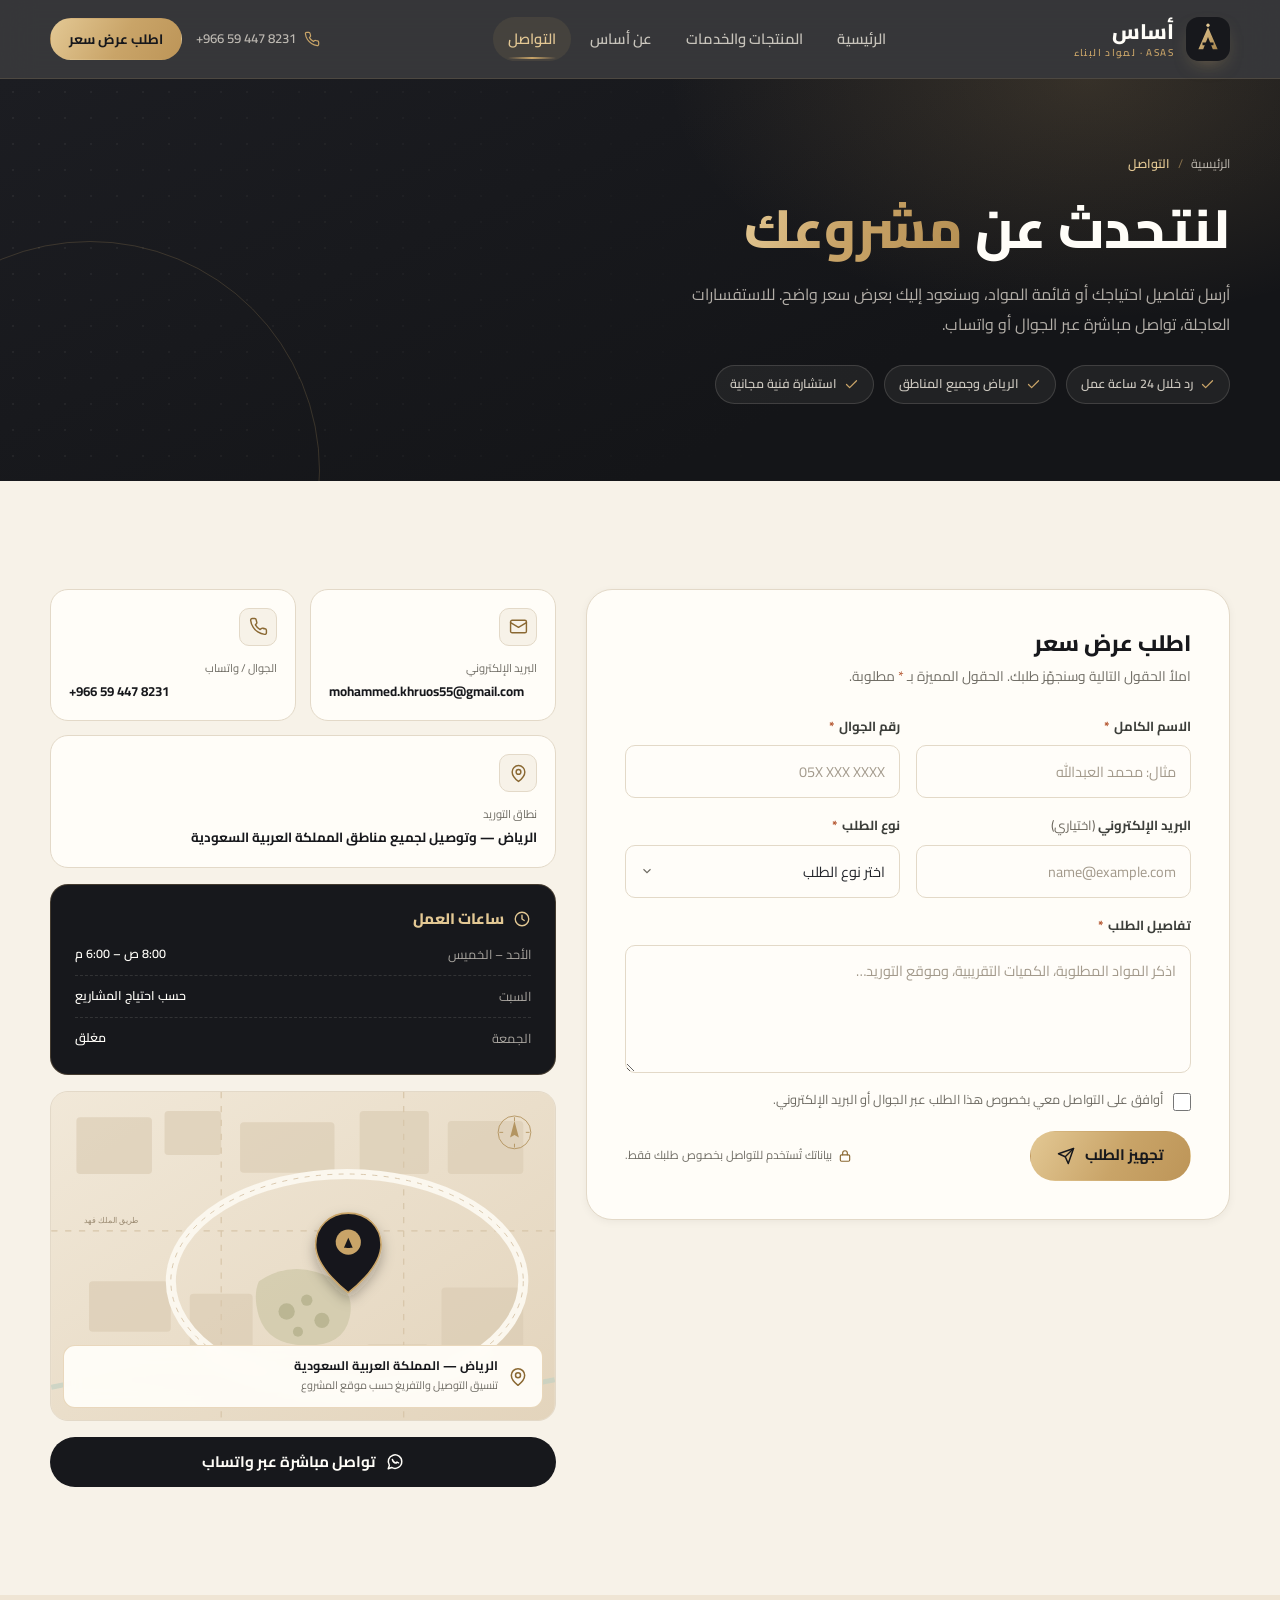
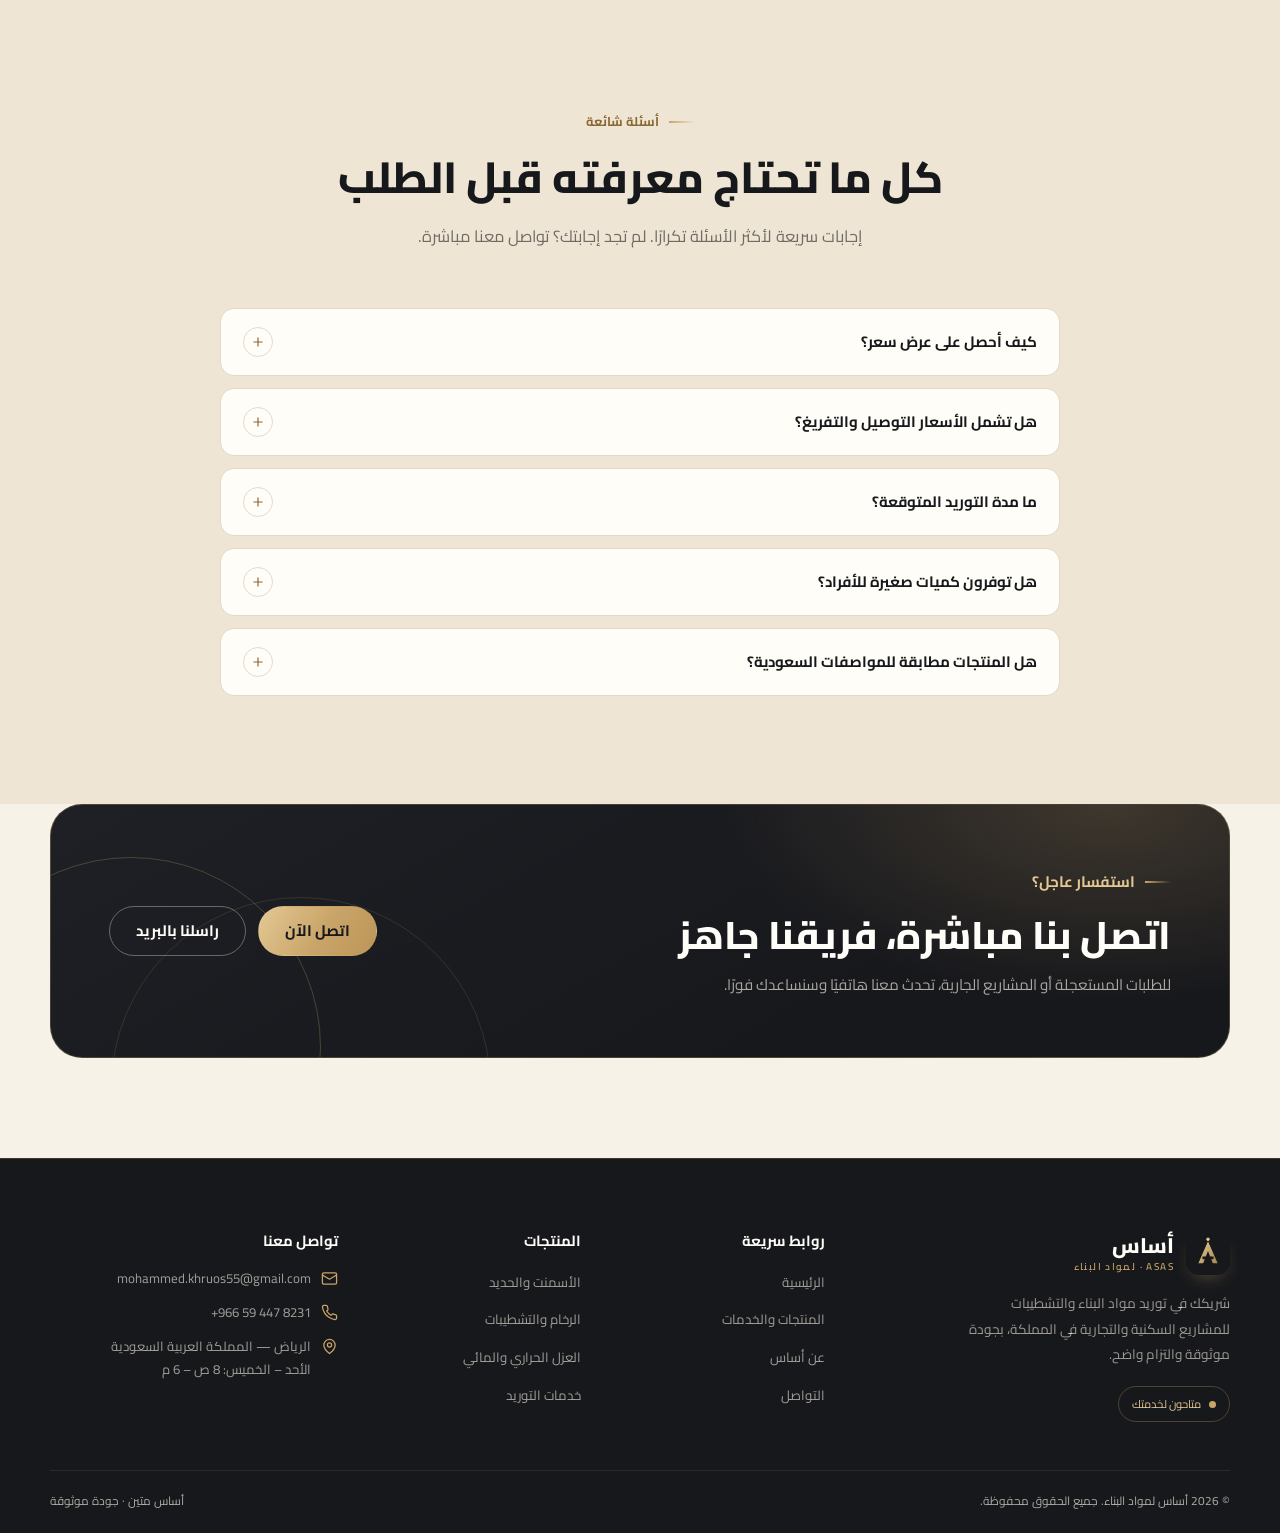
<file: الموقع التجاري/contact.html>
<!doctype html>
<html lang="ar" dir="rtl">
<head>
  <meta charset="utf-8">
  <meta name="viewport" content="width=device-width, initial-scale=1">
  <title>التواصل وطلب عرض سعر | أساس لمواد البناء</title>
  <meta name="description" content="تواصل مع أساس لمواد البناء لطلب عرض سعر أو استشارة فنية. البريد: mohammed.khruos55@gmail.com — الجوال: +966594478231. نخدم الرياض وجميع مناطق المملكة.">
  <meta name="theme-color" content="#17181c">
  <meta name="author" content="ASAS | أساس لمواد البناء">

  <meta property="og:type" content="website">
  <meta property="og:locale" content="ar_SA">
  <meta property="og:site_name" content="أساس لمواد البناء">
  <meta property="og:title" content="التواصل وطلب عرض سعر | أساس لمواد البناء">
  <meta property="og:description" content="أرسل قائمة موادك أو استفسارك، وسنعود إليك بعرض سعر واضح خلال 24 ساعة عمل.">
  <meta property="og:image" content="assets/img/hero.svg">
  <meta name="twitter:card" content="summary_large_image">

  <link rel="icon" href="assets/img/favicon.svg" type="image/svg+xml">
  <script>document.documentElement.classList.add("js");</script>
  <style>
/* ---------- Cairo — self-hosted variable font ---------- */
@font-face {
  font-family: "Cairo";
  font-style: normal;
  font-weight: 200 1000;
  font-display: swap;
  src: url("assets/fonts/cairo-arabic.woff2") format("woff2");
  unicode-range: U+0600-06FF, U+0750-077F, U+0870-0891, U+0897-08E1, U+08E3-08FF, U+200C-200E, U+2010-2011, U+204F, U+2E41, U+FB50-FDFF, U+FE70-FE74, U+FE76-FEFC, U+102E0-102FB, U+10E60-10E7E, U+10EC2-10EC7, U+10EC9-10EEE, U+10EF0-10EFF, U+1EE00-1EE03, U+1EE05-1EE1F, U+1EE21-1EE22, U+1EE24, U+1EE27, U+1EE29-1EE32, U+1EE34-1EE37, U+1EE39, U+1EE3B, U+1EE42, U+1EE47, U+1EE49, U+1EE4B, U+1EE4D-1EE4F, U+1EE51-1EE52, U+1EE54, U+1EE57, U+1EE59, U+1EE5B, U+1EE5D, U+1EE5F, U+1EE61-1EE62, U+1EE64, U+1EE67-1EE6A, U+1EE6C-1EE72, U+1EE74-1EE77, U+1EE79-1EE7C, U+1EE7E, U+1EE80-1EE89, U+1EE8B-1EE9B, U+1EEA1-1EEA3, U+1EEA5-1EEA9, U+1EEAB-1EEBB, U+1EEF0-1EEF1;
}

@font-face {
  font-family: "Cairo";
  font-style: normal;
  font-weight: 200 1000;
  font-display: swap;
  src: url("assets/fonts/cairo-latin.woff2") format("woff2");
  unicode-range: U+0000-00FF, U+0131, U+0152-0153, U+02BB-02BC, U+02C6, U+02DA, U+02DC, U+0304, U+0308, U+0329, U+2000-206F, U+20AC, U+2122, U+2191, U+2193, U+2212, U+2215, U+FEFF, U+FFFD;
}

/* ==========================================================================
   ASAS | أساس لمواد البناء
   Design system + page styles
   ========================================================================== */

/* ---------- Tokens ---------- */
:root {
  --ink: #17181c;
  --ink-2: #202228;
  --ink-3: #2b2e35;
  --charcoal: #35373d;

  --gold: #c9a468;
  --gold-light: #e3c894;
  --gold-dark: #8a6832;
  --gold-soft: rgba(201, 164, 104, 0.16);

  --beige: #f7f2e8;
  --beige-2: #efe5d4;
  --sand: #e2d3ba;
  --cream: #fffdf8;

  --text: #23252b;
  --muted: #6f6c64;
  --muted-dark: #cfc8ba;

  --line: #e3d9c8;
  --line-dark: rgba(255, 255, 255, 0.12);

  --container: 1180px;
  --header-h: 78px;

  --radius-sm: 10px;
  --radius: 18px;
  --radius-lg: 26px;
  --radius-xl: 32px;

  --shadow-sm: 0 2px 8px rgba(23, 24, 28, 0.05);
  --shadow: 0 24px 60px -30px rgba(23, 24, 28, 0.35);
  --shadow-lg: 0 40px 90px -40px rgba(23, 24, 28, 0.45);

  --ease: cubic-bezier(0.22, 0.75, 0.22, 1);
  --font: "Cairo", "Segoe UI", Tahoma, sans-serif;
}

/* ---------- Reset & base ---------- */
*,
*::before,
*::after {
  box-sizing: border-box;
}

* {
  margin: 0;
}

html {
  scroll-behavior: smooth;
  scroll-padding-top: calc(var(--header-h) + 20px);
  -webkit-text-size-adjust: 100%;
}

body {
  font-family: var(--font);
  background: var(--beige);
  color: var(--text);
  line-height: 1.8;
  font-weight: 400;
  -webkit-font-smoothing: antialiased;
  text-rendering: optimizeLegibility;
  overflow-x: hidden;
}

body.nav-open {
  overflow: hidden;
}

img,
svg {
  display: block;
  max-width: 100%;
}

img {
  height: auto;
}

a {
  color: inherit;
  text-decoration: none;
}

button,
input,
select,
textarea {
  font-family: inherit;
  font-size: inherit;
  color: inherit;
}

button {
  cursor: pointer;
}

ul,
ol {
  list-style: none;
  padding: 0;
}

h1,
h2,
h3,
h4 {
  font-weight: 800;
  line-height: 1.35;
  letter-spacing: 0;
  text-wrap: balance;
}

p {
  text-wrap: pretty;
}

::selection {
  background: var(--gold);
  color: var(--ink);
}

:focus-visible {
  outline: 3px solid var(--gold-dark);
  outline-offset: 3px;
  border-radius: 4px;
}

.skip-link {
  position: fixed;
  inset-inline-start: 16px;
  top: -100px;
  z-index: 200;
  background: var(--ink);
  color: var(--cream);
  padding: 12px 20px;
  border-radius: 0 0 10px 10px;
  transition: top 0.2s ease;
}

.skip-link:focus {
  top: 0;
}

/* ---------- Layout helpers ---------- */
.container {
  width: min(100% - 40px, var(--container));
  margin-inline: auto;
}

.section {
  padding: clamp(64px, 9vw, 108px) 0;
}

.section-alt {
  background: var(--beige-2);
}

.section-cream {
  background: var(--cream);
}

.section-dark {
  background: var(--ink);
  color: var(--muted-dark);
}

.section-head {
  max-width: 680px;
  margin-bottom: clamp(36px, 5vw, 56px);
}

.section-head.center {
  margin-inline: auto;
  text-align: center;
}

.section-head.center .eyebrow {
  justify-content: center;
}

.eyebrow {
  display: inline-flex;
  align-items: center;
  gap: 10px;
  font-size: 0.8rem;
  font-weight: 700;
  color: var(--gold-dark);
  margin-bottom: 14px;
}

.eyebrow::before {
  content: "";
  width: 26px;
  height: 1.5px;
  background: linear-gradient(90deg, transparent, var(--gold));
}

[dir="rtl"] .eyebrow::before {
  background: linear-gradient(270deg, transparent, var(--gold));
}

.eyebrow.on-dark {
  color: var(--gold-light);
}

.section-head h2 {
  font-size: clamp(1.9rem, 3.4vw, 2.75rem);
  color: var(--ink);
}

.section-head.on-dark h2 {
  color: var(--cream);
}

.section-head .lead {
  margin-top: 16px;
  color: var(--muted);
  font-size: 1.02rem;
  max-width: 62ch;
}

.section-head.center .lead {
  margin-inline: auto;
}

.section-head.on-dark .lead {
  color: var(--muted-dark);
}

.text-gold {
  background: linear-gradient(105deg, var(--gold-light), var(--gold) 45%, #b58f52);
  -webkit-background-clip: text;
  background-clip: text;
  color: transparent;
}

/* ---------- Buttons ---------- */
.btn {
  --btn-bg: var(--gold);
  --btn-fg: var(--ink);
  display: inline-flex;
  align-items: center;
  justify-content: center;
  gap: 10px;
  min-height: 50px;
  padding: 12px 26px;
  border: 1px solid transparent;
  border-radius: 999px;
  background: var(--btn-bg);
  color: var(--btn-fg);
  font-weight: 700;
  font-size: 0.95rem;
  line-height: 1.2;
  position: relative;
  isolation: isolate;
  overflow: hidden;
  transition: transform 0.35s var(--ease), background 0.3s ease,
    color 0.3s ease, border-color 0.3s ease, box-shadow 0.35s var(--ease);
}

.btn::after {
  content: "";
  position: absolute;
  inset: 0;
  z-index: -1;
  background: linear-gradient(110deg, transparent 20%, rgba(255, 255, 255, 0.35), transparent 80%);
  transform: translateX(-130%);
  transition: transform 0.65s var(--ease);
}

[dir="rtl"] .btn::after {
  transform: translateX(130%);
}

.btn:hover::after {
  transform: translateX(0);
}

.btn:hover {
  transform: translateY(-2px);
  box-shadow: 0 14px 28px -14px rgba(169, 134, 76, 0.8);
}

.btn:active {
  transform: translateY(0);
}

.btn-primary {
  background: linear-gradient(120deg, var(--gold-light), var(--gold) 55%, #bd9558);
  color: var(--ink);
}

.btn-dark {
  background: var(--ink);
  color: var(--cream);
}

.btn-dark:hover {
  box-shadow: 0 14px 28px -16px rgba(23, 24, 28, 0.9);
}

.btn-ghost {
  background: transparent;
  color: var(--cream);
  border-color: rgba(246, 240, 229, 0.35);
}

.btn-ghost:hover {
  background: rgba(246, 240, 229, 0.08);
  border-color: var(--gold);
  color: var(--gold-light);
  box-shadow: none;
}

.btn-outline {
  background: transparent;
  color: var(--ink);
  border-color: rgba(23, 24, 28, 0.25);
}

.btn-outline:hover {
  background: var(--ink);
  color: var(--cream);
  border-color: var(--ink);
  box-shadow: none;
}

.btn-sm {
  min-height: 42px;
  padding: 9px 18px;
  font-size: 0.85rem;
}

.btn .icon,
.btn svg {
  width: 18px;
  height: 18px;
  flex: none;
  transition: transform 0.3s var(--ease);
}

.btn:hover svg {
  transform: translateX(-4px);
}

[dir="ltr"] .btn:hover svg {
  transform: translateX(4px);
}

.link-arrow {
  display: inline-flex;
  align-items: center;
  gap: 8px;
  color: var(--gold-dark);
  font-weight: 700;
  font-size: 0.92rem;
  padding-bottom: 3px;
  border-bottom: 1px solid transparent;
  transition: gap 0.3s var(--ease), border-color 0.3s ease, color 0.3s ease;
}

.link-arrow svg {
  width: 17px;
  height: 17px;
}

.link-arrow:hover {
  gap: 13px;
  border-color: var(--gold);
  color: var(--ink);
}

/* ---------- Header ---------- */
.site-header {
  position: sticky;
  top: 0;
  z-index: 100;
  background: rgba(23, 24, 28, 0.86);
  -webkit-backdrop-filter: blur(16px);
  backdrop-filter: blur(16px);
  border-bottom: 1px solid rgba(201, 164, 104, 0.16);
  transition: background 0.3s ease, box-shadow 0.3s ease;
}

.site-header.scrolled {
  background: rgba(19, 20, 24, 0.97);
  box-shadow: 0 18px 40px -28px rgba(0, 0, 0, 0.9);
}

.header-inner {
  display: flex;
  align-items: center;
  gap: 24px;
  min-height: var(--header-h);
}

.brand {
  display: inline-flex;
  align-items: center;
  gap: 12px;
  flex: none;
}

.brand-mark {
  width: 44px;
  height: 44px;
  flex: none;
  border-radius: 13px;
  box-shadow: 0 8px 20px -10px rgba(201, 164, 104, 0.6);
}

.brand-text {
  display: flex;
  flex-direction: column;
  line-height: 1.2;
}

.brand-text strong {
  color: var(--cream);
  font-size: 1.32rem;
  font-weight: 800;
  letter-spacing: 0;
}

.brand-text span {
  color: var(--gold);
  font-size: 0.62rem;
  font-weight: 600;
  letter-spacing: 0.14em;
  margin-top: 3px;
}

.site-nav {
  display: flex;
  align-items: center;
  gap: 6px;
  margin-inline: auto;
}

.site-nav ul {
  display: flex;
  align-items: center;
  gap: 4px;
}

.site-nav a:not(.btn) {
  display: inline-block;
  padding: 9px 15px;
  border-radius: 999px;
  color: rgba(246, 240, 229, 0.76);
  font-size: 0.92rem;
  font-weight: 600;
  transition: color 0.25s ease, background 0.25s ease;
  position: relative;
}

.site-nav a:not(.btn):hover {
  color: var(--cream);
  background: rgba(246, 240, 229, 0.07);
}

.site-nav a[aria-current="page"] {
  color: var(--gold-light);
  background: rgba(201, 164, 104, 0.1);
}

.site-nav a[aria-current="page"]::after {
  content: "";
  position: absolute;
  bottom: 2px;
  inset-inline: 15px;
  height: 2px;
  border-radius: 2px;
  background: linear-gradient(90deg, transparent, var(--gold), transparent);
}

.nav-cta-mobile {
  display: none;
}

.header-actions {
  display: flex;
  align-items: center;
  gap: 14px;
  flex: none;
}

.header-phone {
  display: inline-flex;
  align-items: center;
  gap: 8px;
  color: rgba(246, 240, 229, 0.7);
  font-size: 0.82rem;
  font-weight: 600;
  white-space: nowrap;
  transition: color 0.25s ease;
}

.header-phone:hover {
  color: var(--gold-light);
}

.header-phone svg {
  width: 16px;
  height: 16px;
  color: var(--gold);
}

.nav-toggle {
  position: relative;
  display: none;
  width: 46px;
  height: 46px;
  border: 1px solid rgba(246, 240, 229, 0.18);
  border-radius: 12px;
  background: transparent;
  padding: 0;
}

.nav-toggle span {
  position: absolute;
  left: 50%;
  top: 50%;
  display: block;
  width: 20px;
  height: 1.8px;
  margin-left: -10px;
  background: var(--cream);
  border-radius: 2px;
  transition: transform 0.3s var(--ease), opacity 0.2s ease;
  transform: translateY(-7px);
}

.nav-toggle span:nth-child(2) {
  transform: translateY(0);
}

.nav-toggle span:nth-child(3) {
  transform: translateY(7px);
}

.nav-open .nav-toggle span:nth-child(1) {
  transform: rotate(45deg);
}

.nav-open .nav-toggle span:nth-child(2) {
  opacity: 0;
}

.nav-open .nav-toggle span:nth-child(3) {
  transform: rotate(-45deg);
}

/* ---------- Hero ---------- */
.hero {
  position: relative;
  overflow: hidden;
  background:
    radial-gradient(900px 600px at 12% -5%, rgba(201, 164, 104, 0.18), transparent 60%),
    radial-gradient(700px 500px at 95% 15%, rgba(201, 164, 104, 0.1), transparent 65%),
    linear-gradient(160deg, #1b1c21 0%, #17181c 45%, #121316 100%);
  color: var(--cream);
  isolation: isolate;
}

.hero::before {
  content: "";
  position: absolute;
  inset: 0;
  z-index: -1;
  background-image: linear-gradient(rgba(246, 240, 229, 0.04) 1px, transparent 1px),
    linear-gradient(90deg, rgba(246, 240, 229, 0.04) 1px, transparent 1px);
  background-size: 72px 72px;
  mask-image: radial-gradient(80% 70% at 50% 40%, #000 30%, transparent 100%);
  -webkit-mask-image: radial-gradient(80% 70% at 50% 40%, #000 30%, transparent 100%);
}

.hero::after {
  content: "";
  position: absolute;
  z-index: -1;
  inset-inline-end: -220px;
  top: -220px;
  width: 620px;
  height: 620px;
  border: 1px solid rgba(201, 164, 104, 0.18);
  border-radius: 50%;
  pointer-events: none;
}

.hero-inner {
  display: grid;
  grid-template-columns: 1.02fr 0.98fr;
  align-items: center;
  gap: clamp(32px, 5vw, 70px);
  padding: clamp(52px, 7vw, 92px) 0 clamp(48px, 6vw, 80px);
}

.hero-copy .eyebrow {
  color: var(--gold-light);
}

.hero h1 {
  font-size: clamp(2.4rem, 5vw, 4.15rem);
  line-height: 1.2;
  color: var(--cream);
  margin-bottom: 22px;
}

.hero-lead {
  max-width: 53ch;
  color: rgba(246, 240, 229, 0.72);
  font-size: clamp(0.98rem, 1.2vw, 1.08rem);
  line-height: 1.95;
}

.hero-actions {
  display: flex;
  flex-wrap: wrap;
  gap: 14px;
  margin-top: 32px;
}

.hero-points {
  display: flex;
  flex-wrap: wrap;
  gap: 10px 22px;
  margin-top: 34px;
  padding-top: 26px;
  border-top: 1px solid rgba(246, 240, 229, 0.12);
}

.hero-points li {
  display: inline-flex;
  align-items: center;
  gap: 8px;
  color: rgba(246, 240, 229, 0.78);
  font-size: 0.84rem;
  font-weight: 600;
}

.hero-points svg {
  width: 16px;
  height: 16px;
  color: var(--gold);
  flex: none;
}

.hero-visual {
  position: relative;
  padding: 10px;
}

.hero-visual::before {
  content: "";
  position: absolute;
  inset: 0;
  border: 1px solid rgba(201, 164, 104, 0.3);
  border-radius: 36px;
  transform: rotate(-3deg);
  pointer-events: none;
}

.hero-frame {
  position: relative;
  border-radius: 30px;
  overflow: hidden;
  border: 1px solid rgba(246, 240, 229, 0.14);
  box-shadow: 0 50px 100px -40px rgba(0, 0, 0, 0.85);
  background: var(--beige);
}

.hero-frame img {
  width: 100%;
  aspect-ratio: 11 / 9.5;
  object-fit: cover;
}

.hero-badge {
  position: absolute;
  display: flex;
  align-items: center;
  gap: 12px;
  background: rgba(255, 253, 248, 0.96);
  color: var(--ink);
  border: 1px solid rgba(201, 164, 104, 0.4);
  border-radius: 15px;
  padding: 12px 18px;
  box-shadow: 0 22px 40px -22px rgba(0, 0, 0, 0.6);
  -webkit-backdrop-filter: blur(10px);
  backdrop-filter: blur(10px);
  animation: float 6s ease-in-out infinite;
}

.hero-badge-num {
  font-size: 1.4rem;
  font-weight: 800;
  color: var(--gold-dark);
  line-height: 1;
}

.hero-badge-text {
  font-size: 0.72rem;
  font-weight: 600;
  color: var(--muted);
  line-height: 1.4;
}

.hero-badge-a {
  inset-inline-start: -16px;
  bottom: 34px;
}

.hero-badge-b {
  inset-inline-end: 18px;
  top: -18px;
  animation-delay: -3s;
  padding: 10px 16px;
}

.hero-badge-b .dot {
  width: 8px;
  height: 8px;
  border-radius: 50%;
  background: #3f8f5f;
  box-shadow: 0 0 0 4px rgba(63, 143, 95, 0.16);
  flex: none;
}

.hero-badge-b .hero-badge-text {
  color: var(--ink);
  font-size: 0.76rem;
}

@keyframes float {
  0%,
  100% {
    transform: translateY(0);
  }
  50% {
    transform: translateY(-9px);
  }
}

/* ---------- Stats strip ---------- */
.stats-strip {
  background: var(--ink);
  border-top: 1px solid rgba(201, 164, 104, 0.2);
  border-bottom: 1px solid rgba(201, 164, 104, 0.12);
  padding: 34px 0;
}

.stats-grid {
  display: grid;
  grid-template-columns: repeat(4, 1fr);
}

.stat {
  padding: 6px 28px;
  text-align: center;
}

.stat + .stat {
  border-inline-start: 1px solid rgba(246, 240, 229, 0.12);
}

.stat-num {
  display: block;
  font-size: clamp(1.8rem, 2.6vw, 2.3rem);
  font-weight: 800;
  color: var(--gold-light);
  line-height: 1.1;
}

.stat-num small {
  font-size: 0.65em;
  font-weight: 700;
  color: var(--gold);
  margin-inline-start: 2px;
}

.stat-label {
  display: block;
  margin-top: 6px;
  font-size: 0.8rem;
  color: rgba(246, 240, 229, 0.6);
}

/* ---------- Trust strip ---------- */
.trust-strip {
  background: var(--cream);
  border-bottom: 1px solid var(--line);
}

.trust-list {
  display: flex;
  flex-wrap: wrap;
  align-items: center;
  justify-content: space-between;
  gap: 14px 24px;
  padding: 20px 0;
}

.trust-list li {
  display: inline-flex;
  align-items: center;
  gap: 9px;
  font-size: 0.82rem;
  font-weight: 600;
  color: #5d574d;
}

.trust-list svg {
  width: 18px;
  height: 18px;
  color: var(--gold-dark);
  flex: none;
}

/* ---------- About ---------- */
.about-grid {
  display: grid;
  grid-template-columns: 1fr 1.02fr;
  align-items: center;
  gap: clamp(32px, 5vw, 68px);
}

.about-media {
  position: relative;
  padding-inline-end: 18px;
  padding-bottom: 18px;
}

.about-media::after {
  content: "";
  position: absolute;
  inset-inline-end: 0;
  bottom: 0;
  width: 72%;
  height: 72%;
  border: 1px solid rgba(201, 164, 104, 0.55);
  border-radius: var(--radius-lg);
  pointer-events: none;
}

.about-media img {
  position: relative;
  z-index: 1;
  width: 100%;
  aspect-ratio: 5 / 4.2;
  object-fit: cover;
  border-radius: var(--radius-lg);
  box-shadow: var(--shadow);
}

.about-badge {
  position: absolute;
  z-index: 2;
  inset-inline-start: -14px;
  bottom: 44px;
  background: var(--ink);
  color: var(--cream);
  border: 1px solid rgba(201, 164, 104, 0.35);
  border-radius: 16px;
  padding: 16px 20px;
  display: flex;
  align-items: center;
  gap: 12px;
  box-shadow: var(--shadow);
}

.about-badge strong {
  font-size: 1.7rem;
  color: var(--gold-light);
  font-weight: 800;
  line-height: 1;
}

.about-badge span {
  font-size: 0.72rem;
  color: rgba(246, 240, 229, 0.7);
  line-height: 1.5;
}

.about-copy .section-head {
  margin-bottom: 26px;
}

.about-copy p {
  color: var(--muted);
  font-size: 0.98rem;
  margin-bottom: 14px;
}

.checklist {
  display: grid;
  grid-template-columns: repeat(2, 1fr);
  gap: 12px 20px;
  margin: 26px 0;
}

.checklist li {
  display: flex;
  align-items: flex-start;
  gap: 9px;
  font-size: 0.9rem;
  font-weight: 600;
  color: #40423f;
}

.checklist svg {
  width: 19px;
  height: 19px;
  flex: none;
  color: var(--gold-dark);
  margin-top: 2px;
}

.about-quote {
  border-inline-start: 3px solid var(--gold);
  padding-inline-start: 16px;
  margin: 24px 0 28px;
  font-size: 0.95rem;
  font-weight: 600;
  color: var(--ink-3);
  line-height: 1.85;
}

.about-quote span {
  display: block;
  margin-top: 6px;
  font-size: 0.76rem;
  font-weight: 600;
  color: var(--muted);
}

/* ---------- Feature cards ---------- */
.features-grid {
  display: grid;
  grid-template-columns: repeat(4, 1fr);
  gap: 22px;
}

.feature-card {
  background: var(--cream);
  border: 1px solid var(--line);
  border-radius: var(--radius);
  padding: 28px 24px;
  position: relative;
  overflow: hidden;
  transition: transform 0.4s var(--ease), border-color 0.3s ease, box-shadow 0.4s var(--ease);
}

.feature-card::before {
  content: "";
  position: absolute;
  top: 0;
  inset-inline: 0;
  height: 2px;
  background: linear-gradient(90deg, transparent, var(--gold), transparent);
  transform: scaleX(0);
  transition: transform 0.45s var(--ease);
}

.feature-card:hover {
  transform: translateY(-6px);
  border-color: rgba(201, 164, 104, 0.65);
  box-shadow: var(--shadow);
}

.feature-card:hover::before {
  transform: scaleX(1);
}

.feature-icon {
  width: 52px;
  height: 52px;
  display: grid;
  place-items: center;
  border-radius: 14px;
  background: linear-gradient(145deg, var(--beige), var(--beige-2));
  border: 1px solid var(--line);
  color: var(--gold-dark);
  margin-bottom: 20px;
}

.feature-icon svg {
  width: 25px;
  height: 25px;
}

.feature-card h3 {
  font-size: 1.05rem;
  color: var(--ink);
  margin-bottom: 8px;
}

.feature-card p {
  font-size: 0.87rem;
  color: var(--muted);
  line-height: 1.8;
}

/* ---------- Products ---------- */
.products-grid {
  display: grid;
  grid-template-columns: repeat(3, 1fr);
  gap: 26px;
}

.product-card {
  display: flex;
  flex-direction: column;
  background: var(--cream);
  border: 1px solid var(--line);
  border-radius: var(--radius-lg);
  overflow: hidden;
  transition: transform 0.4s var(--ease), box-shadow 0.4s var(--ease), border-color 0.3s ease;
}

.product-card:hover {
  transform: translateY(-7px);
  box-shadow: var(--shadow);
  border-color: rgba(201, 164, 104, 0.55);
}

.product-media {
  position: relative;
  aspect-ratio: 4 / 3;
  overflow: hidden;
  background: var(--beige-2);
}

.product-media img {
  width: 100%;
  height: 100%;
  object-fit: cover;
  transition: transform 0.8s var(--ease);
}

.product-card:hover .product-media img {
  transform: scale(1.055);
}

.product-tag {
  position: absolute;
  top: 14px;
  inset-inline-start: 14px;
  z-index: 1;
  background: rgba(23, 24, 28, 0.82);
  color: var(--cream);
  border: 1px solid rgba(201, 164, 104, 0.35);
  -webkit-backdrop-filter: blur(6px);
  backdrop-filter: blur(6px);
  border-radius: 999px;
  padding: 5px 12px;
  font-size: 0.68rem;
  font-weight: 600;
}

.product-body {
  display: flex;
  flex-direction: column;
  gap: 9px;
  padding: 22px 22px 18px;
  flex: 1;
}

.product-body h3 {
  font-size: 1.08rem;
  color: var(--ink);
  line-height: 1.5;
}

.product-body p {
  font-size: 0.86rem;
  color: var(--muted);
  line-height: 1.8;
}

.specs {
  display: flex;
  flex-wrap: wrap;
  gap: 6px;
  margin-top: 4px;
}

.specs li {
  font-size: 0.68rem;
  font-weight: 600;
  color: #6b6357;
  background: var(--beige);
  border: 1px solid var(--line);
  border-radius: 6px;
  padding: 4px 9px;
  line-height: 1.5;
}

.product-foot {
  display: flex;
  align-items: center;
  justify-content: space-between;
  gap: 12px;
  margin-top: auto;
  padding-top: 15px;
  border-top: 1px dashed var(--line);
}

.product-link {
  display: inline-flex;
  align-items: center;
  gap: 6px;
  color: var(--gold-dark);
  font-size: 0.84rem;
  font-weight: 700;
  transition: gap 0.3s var(--ease), color 0.25s ease;
}

.product-link svg {
  width: 16px;
  height: 16px;
}

.product-link:hover {
  gap: 10px;
  color: var(--ink);
}

.product-code {
  font-size: 0.66rem;
  color: #7d766a;
  font-weight: 600;
}

/* ---------- Services ---------- */
.services-grid {
  display: grid;
  grid-template-columns: repeat(2, 1fr);
  gap: 22px;
}

.service-card {
  position: relative;
  background: var(--ink-2);
  border: 1px solid rgba(246, 240, 229, 0.1);
  border-radius: var(--radius);
  padding: 30px;
  overflow: hidden;
  transition: transform 0.4s var(--ease), border-color 0.3s ease, background 0.3s ease;
}

.service-card:hover {
  transform: translateY(-5px);
  border-color: rgba(201, 164, 104, 0.5);
  background: var(--ink-3);
}

.service-card::after {
  content: attr(data-index);
  position: absolute;
  inset-inline-end: 18px;
  top: 4px;
  font-size: 4.4rem;
  font-weight: 800;
  color: rgba(201, 164, 104, 0.12);
  line-height: 1;
  pointer-events: none;
}

.service-icon {
  width: 48px;
  height: 48px;
  display: grid;
  place-items: center;
  border-radius: 12px;
  background: rgba(201, 164, 104, 0.12);
  border: 1px solid rgba(201, 164, 104, 0.28);
  color: var(--gold-light);
  margin-bottom: 18px;
}

.service-icon svg {
  width: 24px;
  height: 24px;
}

.service-card h3 {
  color: var(--cream);
  font-size: 1.08rem;
  margin-bottom: 7px;
}

.service-card p {
  color: rgba(246, 240, 229, 0.66);
  font-size: 0.87rem;
  line-height: 1.85;
  max-width: 40ch;
}

/* ---------- Process ---------- */
.process-grid {
  position: relative;
  display: grid;
  grid-template-columns: repeat(4, 1fr);
  gap: 24px;
  margin-top: 10px;
}

.process-grid::before {
  content: "";
  position: absolute;
  top: 29px;
  inset-inline: 8%;
  height: 1px;
  background: linear-gradient(90deg, transparent, rgba(201, 164, 104, 0.5), rgba(201, 164, 104, 0.5), transparent);
}

.step {
  position: relative;
  z-index: 1;
}

.step-num {
  width: 58px;
  height: 58px;
  display: grid;
  place-items: center;
  border-radius: 50%;
  background: var(--cream);
  border: 1px solid rgba(201, 164, 104, 0.55);
  color: var(--gold-dark);
  font-weight: 800;
  font-size: 1.05rem;
  margin-bottom: 20px;
  box-shadow: 0 0 0 8px var(--beige-2);
  transition: background 0.3s ease, color 0.3s ease, transform 0.3s var(--ease);
}

.step:hover .step-num {
  background: var(--ink);
  color: var(--gold-light);
  transform: translateY(-4px);
}

.step h3 {
  font-size: 1rem;
  color: var(--ink);
  margin-bottom: 6px;
}

.step p {
  font-size: 0.84rem;
  color: var(--muted);
  line-height: 1.8;
  max-width: 30ch;
}

/* ---------- Testimonials ---------- */
.testimonials-grid {
  display: grid;
  grid-template-columns: repeat(3, 1fr);
  gap: 24px;
}

.testimonial {
  background: var(--cream);
  border: 1px solid var(--line);
  border-radius: var(--radius);
  padding: 28px 26px;
  display: flex;
  flex-direction: column;
  gap: 14px;
  position: relative;
  transition: transform 0.4s var(--ease), box-shadow 0.4s var(--ease);
}

.testimonial:hover {
  transform: translateY(-5px);
  box-shadow: var(--shadow);
}

.testimonial .quote-mark {
  font-size: 3rem;
  line-height: 0.7;
  color: var(--gold);
  font-weight: 800;
  height: 26px;
}

.stars {
  display: flex;
  gap: 3px;
  color: var(--gold-dark);
}

.stars svg {
  width: 15px;
  height: 15px;
}

.testimonial p {
  font-size: 0.9rem;
  color: #4a4c48;
  line-height: 1.9;
}

.testimonial-author {
  display: flex;
  align-items: center;
  gap: 11px;
  margin-top: auto;
  padding-top: 14px;
  border-top: 1px solid var(--line);
}

.avatar {
  width: 42px;
  height: 42px;
  border-radius: 50%;
  display: grid;
  place-items: center;
  background: var(--ink);
  color: var(--gold-light);
  font-size: 0.8rem;
  font-weight: 700;
  flex: none;
}

.testimonial-author strong {
  display: block;
  font-size: 0.86rem;
  color: var(--ink);
  line-height: 1.4;
}

.testimonial-author span {
  display: block;
  font-size: 0.72rem;
  color: var(--muted);
}

/* ---------- CTA ---------- */
.cta {
  padding: 0 0 clamp(64px, 8vw, 100px);
}

.cta-panel {
  position: relative;
  overflow: hidden;
  background:
    radial-gradient(600px 300px at 90% 0%, rgba(201, 164, 104, 0.22), transparent 65%),
    linear-gradient(150deg, #1e2025, #17181c 70%);
  border: 1px solid rgba(201, 164, 104, 0.28);
  border-radius: var(--radius-xl);
  padding: clamp(32px, 5vw, 58px);
  display: flex;
  align-items: center;
  justify-content: space-between;
  flex-wrap: wrap;
  gap: 26px;
}

.cta-panel::before {
  content: "";
  position: absolute;
  inset-inline-end: -110px;
  bottom: -180px;
  width: 380px;
  height: 380px;
  border: 1px solid rgba(201, 164, 104, 0.28);
  border-radius: 50%;
}

.cta-panel::after {
  content: "";
  position: absolute;
  inset-inline-end: 60px;
  bottom: -220px;
  width: 380px;
  height: 380px;
  border: 1px solid rgba(201, 164, 104, 0.16);
  border-radius: 50%;
}

.cta-copy {
  position: relative;
  z-index: 1;
  max-width: 620px;
}

.cta-copy .eyebrow {
  color: var(--gold-light);
}

.cta-copy h2 {
  color: var(--cream);
  font-size: clamp(1.7rem, 3vw, 2.45rem);
  margin-bottom: 10px;
}

.cta-copy p {
  color: rgba(246, 240, 229, 0.66);
  font-size: 0.95rem;
}

.cta-actions {
  position: relative;
  z-index: 1;
  display: flex;
  flex-wrap: wrap;
  gap: 12px;
}

/* ---------- Page hero (inner pages) ---------- */
.page-hero {
  position: relative;
  overflow: hidden;
  background:
    radial-gradient(700px 400px at 85% 0%, rgba(201, 164, 104, 0.18), transparent 60%),
    linear-gradient(155deg, #1c1d22, #141518 70%);
  color: var(--cream);
  padding: clamp(46px, 6vw, 74px) 0 clamp(48px, 6vw, 78px);
}

.page-hero::before {
  content: "";
  position: absolute;
  inset-inline-end: -140px;
  bottom: -220px;
  width: 460px;
  height: 460px;
  border: 1px solid rgba(201, 164, 104, 0.2);
  border-radius: 50%;
  pointer-events: none;
}

.page-hero::after {
  content: "";
  position: absolute;
  inset: 0;
  background-image: radial-gradient(rgba(246, 240, 229, 0.06) 1px, transparent 1px);
  background-size: 26px 26px;
  mask-image: linear-gradient(90deg, #000, transparent 65%);
  -webkit-mask-image: linear-gradient(90deg, #000, transparent 65%);
  pointer-events: none;
}

.page-hero-inner {
  position: relative;
  z-index: 1;
  max-width: 760px;
}

.breadcrumb {
  display: flex;
  flex-wrap: wrap;
  align-items: center;
  gap: 8px;
  font-size: 0.78rem;
  color: rgba(246, 240, 229, 0.5);
  margin-bottom: 20px;
}

.breadcrumb a {
  color: rgba(246, 240, 229, 0.72);
  transition: color 0.2s ease;
}

.breadcrumb a:hover {
  color: var(--gold-light);
}

.breadcrumb .sep {
  color: var(--gold);
  opacity: 0.6;
}

.breadcrumb [aria-current="page"] {
  color: var(--gold-light);
  font-weight: 600;
}

.page-hero h1 {
  font-size: clamp(2.1rem, 4.2vw, 3.4rem);
  line-height: 1.25;
  margin-bottom: 16px;
}

.page-hero p {
  color: rgba(246, 240, 229, 0.7);
  font-size: 1rem;
  max-width: 62ch;
  line-height: 1.9;
}

.page-hero-chips {
  display: flex;
  flex-wrap: wrap;
  gap: 10px;
  margin-top: 26px;
}

.page-hero-chips li {
  display: inline-flex;
  align-items: center;
  gap: 7px;
  font-size: 0.78rem;
  font-weight: 600;
  color: rgba(246, 240, 229, 0.8);
  background: rgba(246, 240, 229, 0.06);
  border: 1px solid rgba(246, 240, 229, 0.14);
  border-radius: 999px;
  padding: 7px 14px;
}

.page-hero-chips svg {
  width: 15px;
  height: 15px;
  color: var(--gold);
}

/* ---------- Filters ---------- */
.filters {
  display: flex;
  flex-wrap: wrap;
  justify-content: center;
  gap: 9px;
  margin-bottom: 16px;
}

.filter-btn {
  border: 1px solid var(--line);
  background: transparent;
  color: #5d574d;
  border-radius: 999px;
  padding: 9px 18px;
  font-size: 0.85rem;
  font-weight: 600;
  transition: background 0.25s ease, color 0.25s ease, border-color 0.25s ease,
    transform 0.25s var(--ease);
}

.filter-btn:hover {
  border-color: var(--gold);
  color: var(--ink);
  transform: translateY(-1px);
}

.filter-btn.is-active {
  background: var(--ink);
  border-color: var(--ink);
  color: var(--cream);
}

.filter-count {
  text-align: center;
  color: var(--muted);
  font-size: 0.8rem;
  margin-bottom: 34px;
}

.product-card[hidden] {
  display: none;
}

.product-card.card-enter {
  animation: cardIn 0.5s var(--ease) both;
}

@keyframes cardIn {
  from {
    opacity: 0;
    transform: translateY(16px) scale(0.985);
  }
  to {
    opacity: 1;
    transform: none;
  }
}

/* ---------- Notice / assurance ---------- */
.assurance {
  display: grid;
  grid-template-columns: repeat(3, 1fr);
  gap: 20px;
  margin-top: 44px;
  padding-top: 36px;
  border-top: 1px solid var(--line);
}

.assurance-item {
  display: flex;
  gap: 13px;
  align-items: flex-start;
}

.assurance-item svg {
  width: 22px;
  height: 22px;
  color: var(--gold-dark);
  flex: none;
  margin-top: 3px;
}

.assurance-item strong {
  display: block;
  font-size: 0.9rem;
  color: var(--ink);
  margin-bottom: 2px;
}

.assurance-item span {
  font-size: 0.8rem;
  color: var(--muted);
  line-height: 1.7;
}

/* ---------- Contact ---------- */
.contact-grid {
  display: grid;
  grid-template-columns: minmax(0, 1.12fr) minmax(0, 0.88fr);
  gap: 30px;
  align-items: start;
}

.form-card {
  background: var(--cream);
  border: 1px solid var(--line);
  border-radius: var(--radius-lg);
  padding: clamp(24px, 3.2vw, 38px);
  box-shadow: var(--shadow-sm);
}

.form-card h2 {
  font-size: 1.4rem;
  color: var(--ink);
  margin-bottom: 6px;
}

.form-card > p {
  color: var(--muted);
  font-size: 0.86rem;
  margin-bottom: 26px;
}

.form-grid {
  display: grid;
  grid-template-columns: 1fr 1fr;
  gap: 16px;
}

.field {
  display: flex;
  flex-direction: column;
  gap: 7px;
}

.field.full {
  grid-column: 1 / -1;
}

.field label {
  font-size: 0.82rem;
  font-weight: 700;
  color: #3c3e3a;
}

.field label .req {
  color: #b4552f;
  margin-inline-start: 2px;
}

.field label .opt {
  font-weight: 400;
  color: #6a655b;
}

.field input,
.field select,
.field textarea {
  width: 100%;
  border: 1px solid var(--line);
  border-radius: var(--radius-sm);
  background: #fffdf9;
  padding: 12px 14px;
  font-size: 0.9rem;
  color: var(--text);
  transition: border-color 0.25s ease, box-shadow 0.25s ease, background 0.25s ease;
}

.field textarea {
  min-height: 128px;
  resize: vertical;
  line-height: 1.8;
}

.field select {
  appearance: none;
  background-image: url("data:image/svg+xml,%3Csvg xmlns='http://www.w3.org/2000/svg' width='14' height='14' viewBox='0 0 24 24' fill='none' stroke='%236f6c64' stroke-width='2'%3E%3Cpath d='m6 9 6 6 6-6'/%3E%3C/svg%3E");
  background-repeat: no-repeat;
  background-position: left 14px center;
  padding-inline-start: 14px;
  padding-inline-end: 36px;
  cursor: pointer;
}

[dir="ltr"] .field select {
  background-position: right 14px center;
  padding-inline-start: 36px;
  padding-inline-end: 14px;
}

.field input[dir="ltr"] {
  text-align: end;
}

.field input::placeholder,
.field textarea::placeholder {
  color: #a39a8c;
  font-weight: 400;
}

.field input:hover,
.field select:hover,
.field textarea:hover {
  border-color: #cfbfa5;
}

.field input:focus,
.field select:focus,
.field textarea:focus {
  outline: none;
  border-color: var(--gold-dark);
  box-shadow: 0 0 0 4px rgba(201, 164, 104, 0.16);
}

.field .error {
  display: none;
  color: #ad3b2b;
  font-size: 0.73rem;
  font-weight: 600;
  line-height: 1.6;
}

.field.has-error input,
.field.has-error select,
.field.has-error textarea {
  border-color: #c05645;
  background: #fff8f6;
}

.field.has-error .error {
  display: block;
}

.field.is-valid input,
.field.is-valid select,
.field.is-valid textarea {
  border-color: rgba(83, 133, 95, 0.55);
}

.checkbox-field {
  display: flex;
  flex-wrap: wrap;
  align-items: flex-start;
  gap: 10px;
  font-size: 0.8rem;
  color: var(--muted);
  line-height: 1.7;
}

.checkbox-field.full {
  grid-column: 1 / -1;
}

.checkbox-field label {
  flex: 1;
  min-width: 0;
}

.checkbox-field input {
  width: 18px;
  height: 18px;
  margin-top: 4px;
  accent-color: var(--gold-dark);
  flex: none;
}

.checkbox-field.has-error input {
  outline: 2px solid #c05645;
  outline-offset: 2px;
}

.checkbox-field .error {
  display: none;
  flex-basis: 100%;
  margin-inline-start: 28px;
  color: #ad3b2b;
  font-size: 0.73rem;
  font-weight: 600;
}

.checkbox-field.has-error .error {
  display: inline;
}

.form-footer {
  display: flex;
  align-items: center;
  justify-content: space-between;
  flex-wrap: wrap;
  gap: 14px;
  margin-top: 20px;
}

.form-note {
  display: inline-flex;
  align-items: center;
  gap: 6px;
  color: var(--muted);
  font-size: 0.72rem;
}

.form-note svg {
  width: 14px;
  height: 14px;
  color: var(--gold-dark);
}

.form-success {
  background: #f5f6ef;
  border: 1px solid rgba(83, 133, 95, 0.35);
  border-radius: var(--radius);
  padding: 30px;
  text-align: center;
}

.form-success:not([hidden]) {
  animation: cardIn 0.45s var(--ease) both;
}

.form-success .success-icon {
  width: 58px;
  height: 58px;
  margin: 0 auto 16px;
  display: grid;
  place-items: center;
  border-radius: 50%;
  background: var(--ink);
  color: var(--gold-light);
}

.form-success .success-icon svg {
  width: 27px;
  height: 27px;
}

.form-success h3 {
  color: var(--ink);
  font-size: 1.25rem;
  margin-bottom: 8px;
}

.form-success p {
  color: var(--muted);
  font-size: 0.86rem;
  max-width: 46ch;
  margin: 0 auto 20px;
}

.form-success .success-actions {
  display: flex;
  flex-wrap: wrap;
  gap: 10px;
  justify-content: center;
}

.edit-link {
  display: inline-block;
  margin-top: 18px;
  background: none;
  border: 0;
  border-bottom: 1px solid transparent;
  padding: 0;
  color: var(--gold-dark);
  font-size: 0.8rem;
  font-weight: 700;
  transition: border-color 0.25s ease, color 0.25s ease;
}

.edit-link:hover {
  color: var(--ink);
  border-color: var(--gold);
}

.contact-aside {
  display: grid;
  gap: 16px;
}

.info-grid {
  display: grid;
  grid-template-columns: 1fr 1fr;
  gap: 14px;
}

.info-card {
  background: var(--cream);
  border: 1px solid var(--line);
  border-radius: var(--radius);
  padding: 18px;
  transition: border-color 0.3s ease, transform 0.3s var(--ease);
}

.info-card:hover {
  border-color: rgba(201, 164, 104, 0.6);
  transform: translateY(-2px);
}

.info-card .info-icon {
  width: 38px;
  height: 38px;
  display: grid;
  place-items: center;
  border-radius: 10px;
  background: var(--beige);
  border: 1px solid var(--line);
  color: var(--gold-dark);
  margin-bottom: 12px;
}

.info-card .info-icon svg {
  width: 19px;
  height: 19px;
}

.info-card span {
  display: block;
  font-size: 0.7rem;
  color: var(--muted);
  margin-bottom: 3px;
}

.info-card a,
.info-card strong {
  display: block;
  font-size: 0.83rem;
  font-weight: 700;
  color: var(--ink);
  line-height: 1.6;
  word-break: break-word;
  transition: color 0.25s ease;
}

.info-card a:hover {
  color: var(--gold-dark);
}

.info-wide {
  grid-column: 1 / -1;
}

.hours-card {
  background: var(--ink);
  color: var(--cream);
  border-radius: var(--radius);
  padding: 24px;
  border: 1px solid rgba(201, 164, 104, 0.25);
}

.hours-card h3 {
  display: flex;
  align-items: center;
  gap: 9px;
  font-size: 0.95rem;
  color: var(--gold-light);
  margin-bottom: 14px;
}

.hours-card h3 svg {
  width: 18px;
  height: 18px;
}

.hours-list {
  display: grid;
  gap: 9px;
  font-size: 0.8rem;
}

.hours-list li {
  display: flex;
  justify-content: space-between;
  gap: 12px;
  color: rgba(246, 240, 229, 0.65);
  padding-bottom: 9px;
  border-bottom: 1px dashed rgba(246, 240, 229, 0.12);
}

.hours-list li:last-child {
  border-bottom: 0;
  padding-bottom: 0;
}

.hours-list strong {
  color: var(--cream);
  font-weight: 600;
  font-size: 0.78rem;
}

.map-card {
  position: relative;
  border-radius: var(--radius);
  overflow: hidden;
  border: 1px solid var(--line);
  background: var(--beige-2);
}

.map-card img {
  width: 100%;
  aspect-ratio: 8 / 5.2;
  object-fit: cover;
}

.map-caption {
  position: absolute;
  inset-inline: 12px;
  bottom: 12px;
  display: flex;
  align-items: center;
  gap: 10px;
  background: rgba(255, 253, 248, 0.95);
  -webkit-backdrop-filter: blur(8px);
  backdrop-filter: blur(8px);
  border: 1px solid rgba(201, 164, 104, 0.4);
  border-radius: 12px;
  padding: 11px 14px;
}

.map-caption svg {
  width: 20px;
  height: 20px;
  color: var(--gold-dark);
  flex: none;
}

.map-caption strong {
  display: block;
  font-size: 0.78rem;
  color: var(--ink);
  line-height: 1.5;
}

.map-caption span {
  display: block;
  font-size: 0.68rem;
  color: var(--muted);
}

.contact-aside > .btn {
  width: 100%;
}

.catalog-note {
  display: flex;
  align-items: flex-start;
  gap: 10px;
  max-width: 760px;
  margin: 40px auto 0;
  padding: 14px 18px;
  background: var(--cream);
  border: 1px dashed rgba(201, 164, 104, 0.6);
  border-radius: 12px;
  color: var(--muted);
  font-size: 0.82rem;
  line-height: 1.8;
}

.catalog-note svg {
  width: 18px;
  height: 18px;
  flex: none;
  color: var(--gold-dark);
  margin-top: 3px;
}

.quote-prefill {
  display: flex;
  align-items: flex-start;
  gap: 10px;
  background: var(--gold-soft);
  border: 1px solid rgba(201, 164, 104, 0.4);
  border-radius: var(--radius-sm);
  padding: 11px 14px;
  margin-bottom: 20px;
  font-size: 0.8rem;
  color: #5c4a2c;
  line-height: 1.7;
}

.quote-prefill svg {
  width: 17px;
  height: 17px;
  color: var(--gold-dark);
  flex: none;
  margin-top: 3px;
}

.quote-prefill button {
  background: none;
  border: 0;
  color: var(--gold-dark);
  font-size: 0.72rem;
  font-weight: 700;
  padding: 0;
  text-decoration: underline;
  flex: none;
}

.quote-prefill[hidden] {
  display: none;
}

/* ---------- FAQ ---------- */
.faq-list {
  max-width: 840px;
  margin-inline: auto;
  display: grid;
  gap: 12px;
}

.faq-item {
  background: var(--cream);
  border: 1px solid var(--line);
  border-radius: 14px;
  overflow: hidden;
  transition: border-color 0.3s ease, box-shadow 0.3s ease;
}

.faq-item.open {
  border-color: rgba(201, 164, 104, 0.55);
  box-shadow: var(--shadow-sm);
}

.faq-q {
  width: 100%;
  display: flex;
  align-items: center;
  justify-content: space-between;
  gap: 18px;
  padding: 18px 22px;
  background: none;
  border: 0;
  text-align: start;
  font-size: 0.94rem;
  font-weight: 700;
  color: var(--ink);
  transition: color 0.25s ease;
}

.faq-q:hover {
  color: var(--gold-dark);
}

.faq-icon {
  width: 30px;
  height: 30px;
  border-radius: 50%;
  border: 1px solid var(--line);
  display: grid;
  place-items: center;
  flex: none;
  color: var(--gold-dark);
  transition: transform 0.35s var(--ease), background 0.3s ease, color 0.3s ease;
}

.faq-icon svg {
  width: 14px;
  height: 14px;
}

.faq-item.open .faq-icon {
  transform: rotate(45deg);
  background: var(--ink);
  color: var(--gold-light);
  border-color: var(--ink);
}

.faq-a {
  display: grid;
  grid-template-rows: 0fr;
  transition: grid-template-rows 0.35s var(--ease);
}

.faq-a > div {
  overflow: hidden;
}

.faq-a p {
  padding: 0 22px 20px;
  font-size: 0.87rem;
  color: var(--muted);
  line-height: 1.9;
  max-width: 70ch;
}

.faq-item.open .faq-a {
  grid-template-rows: 1fr;
}

/* ---------- Footer ---------- */
.site-footer {
  background: var(--ink);
  color: rgba(246, 240, 229, 0.68);
  border-top: 1px solid rgba(201, 164, 104, 0.22);
  padding-top: clamp(48px, 6vw, 72px);
}

.footer-grid {
  display: grid;
  grid-template-columns: 1.55fr 0.85fr 0.85fr 1.25fr;
  gap: clamp(26px, 4vw, 48px);
  padding-bottom: 48px;
}

.footer-brand .brand {
  margin-bottom: 16px;
}

.footer-brand p {
  font-size: 0.85rem;
  line-height: 1.9;
  max-width: 34ch;
  color: rgba(246, 240, 229, 0.6);
}

.footer-tagline {
  display: inline-flex;
  align-items: center;
  gap: 8px;
  margin-top: 18px;
  padding: 7px 13px;
  border: 1px solid rgba(201, 164, 104, 0.3);
  border-radius: 999px;
  font-size: 0.7rem;
  color: var(--gold-light);
}

.footer-tagline .dot {
  width: 7px;
  height: 7px;
  border-radius: 50%;
  background: var(--gold);
}

.footer-col h3 {
  font-size: 0.92rem;
  color: var(--cream);
  margin-bottom: 16px;
  font-weight: 700;
}

.footer-links {
  display: grid;
  gap: 9px;
}

.footer-links a {
  font-size: 0.83rem;
  color: rgba(246, 240, 229, 0.62);
  transition: color 0.25s ease, padding 0.25s ease;
  display: inline-block;
}

.footer-links a:hover {
  color: var(--gold-light);
  padding-inline-start: 3px;
}

.footer-contact {
  display: grid;
  gap: 12px;
}

.footer-contact li {
  display: flex;
  align-items: flex-start;
  gap: 10px;
  font-size: 0.82rem;
  color: rgba(246, 240, 229, 0.62);
  line-height: 1.7;
}

.footer-contact svg {
  width: 17px;
  height: 17px;
  color: var(--gold);
  flex: none;
  margin-top: 3px;
}

.footer-contact a {
  transition: color 0.25s ease;
  word-break: break-word;
}

.footer-contact a:hover {
  color: var(--gold-light);
}

.footer-bottom {
  border-top: 1px solid rgba(246, 240, 229, 0.08);
  padding: 20px 0;
  display: flex;
  align-items: center;
  justify-content: space-between;
  flex-wrap: wrap;
  gap: 10px;
  font-size: 0.74rem;
  color: rgba(246, 240, 229, 0.68);
}

.footer-bottom .gold {
  color: var(--gold);
}

.footer-bottom-links {
  display: flex;
  gap: 18px;
}

.footer-bottom-links a:hover {
  color: var(--gold-light);
}

/* ---------- Back to top ---------- */
.to-top {
  position: fixed;
  bottom: 24px;
  inset-inline-end: 24px;
  z-index: 90;
  width: 46px;
  height: 46px;
  display: grid;
  place-items: center;
  border: 1px solid rgba(201, 164, 104, 0.4);
  border-radius: 50%;
  background: var(--ink);
  color: var(--gold-light);
  box-shadow: 0 14px 30px -14px rgba(0, 0, 0, 0.7);
  opacity: 0;
  visibility: hidden;
  transform: translateY(12px);
  transition: opacity 0.3s ease, transform 0.3s var(--ease), visibility 0.3s,
    background 0.25s ease;
}

.to-top.is-visible {
  opacity: 1;
  visibility: visible;
  transform: none;
}

.to-top:hover {
  background: var(--gold);
  color: var(--ink);
}

.to-top svg {
  width: 19px;
  height: 19px;
}

/* ---------- Reveal ---------- */
.js [data-reveal] {
  opacity: 0;
  transform: translateY(26px);
  transition: opacity 0.75s var(--ease), transform 0.75s var(--ease);
  transition-delay: calc(var(--reveal-delay, 0) * 90ms);
}

.js [data-reveal].is-visible {
  opacity: 1;
  transform: none;
}

/* ---------- Responsive ---------- */
@media (max-width: 1120px) {
  .header-phone {
    display: none;
  }

  .features-grid {
    grid-template-columns: repeat(2, 1fr);
  }

  .footer-grid {
    grid-template-columns: 1.4fr 1fr 1fr;
  }

  .footer-col:last-child {
    grid-column: 1 / -1;
  }

  .footer-contact {
    grid-template-columns: repeat(2, minmax(0, 1fr));
  }
}

@media (max-width: 980px) {
  .hero-inner {
    grid-template-columns: 1fr;
  }

  .hero-copy {
    text-align: center;
  }

  .hero h1 {
    max-width: 20ch;
    margin-inline: auto;
  }

  .hero-lead {
    max-width: 60ch;
    margin-inline: auto;
  }

  .hero-actions {
    justify-content: center;
  }

  .hero-points {
    justify-content: center;
  }

  .hero-visual {
    max-width: 540px;
    margin: 8px auto 0;
    width: 100%;
  }

  .stats-grid {
    grid-template-columns: repeat(2, 1fr);
    gap: 24px 0;
  }

  .stat:nth-child(3) {
    border-inline-start: 0;
  }

  .about-grid {
    grid-template-columns: 1fr;
  }

  .about-media {
    max-width: 620px;
    order: 2;
  }

  .about-copy {
    order: 1;
  }

  .products-grid {
    grid-template-columns: repeat(2, 1fr);
  }

  .testimonials-grid {
    grid-template-columns: 1fr;
    max-width: 620px;
    margin-inline: auto;
  }

  .process-grid {
    grid-template-columns: repeat(2, 1fr);
    gap: 30px 24px;
  }

  .process-grid::before {
    display: none;
  }

  .contact-grid {
    grid-template-columns: 1fr;
  }

  .contact-aside {
    order: 2;
  }

  .form-card {
    order: 1;
  }

  .assurance {
    grid-template-columns: 1fr;
  }
}

@media (max-width: 820px) {
  :root {
    --header-h: 70px;
  }

  .header-cta {
    display: none;
  }

  .nav-toggle {
    display: grid;
  }

  .site-nav {
    position: fixed;
    top: var(--header-h);
    inset-inline: 0;
    z-index: 95;
    display: flex;
    flex-direction: column;
    align-items: stretch;
    gap: 6px;
    margin: 0;
    padding: 14px 20px 22px;
    background: rgba(19, 20, 24, 0.99);
    border-top: 1px solid rgba(201, 164, 104, 0.2);
    border-bottom: 1px solid rgba(201, 164, 104, 0.2);
    box-shadow: 0 30px 60px -20px rgba(0, 0, 0, 0.8);
    transform: translateY(-12px);
    opacity: 0;
    visibility: hidden;
    pointer-events: none;
    transition: opacity 0.3s ease, transform 0.35s var(--ease), visibility 0.3s;
    max-height: calc(100dvh - var(--header-h));
    overflow-y: auto;
  }

  .nav-open .site-nav {
    opacity: 1;
    visibility: visible;
    transform: none;
    pointer-events: auto;
  }

  .site-nav ul {
    flex-direction: column;
    align-items: stretch;
    gap: 2px;
  }

  .site-nav a:not(.btn) {
    display: block;
    padding: 13px 12px;
    border-radius: 10px;
    font-size: 0.98rem;
  }

  .site-nav a[aria-current="page"]::after {
    display: none;
  }

  .nav-cta-mobile {
    display: inline-flex;
    margin-top: 10px;
    width: 100%;
  }

  .brand-mark {
    width: 40px;
    height: 40px;
  }

  .brand-text strong {
    font-size: 1.18rem;
  }

  .brand-text span {
    font-size: 0.56rem;
  }

  .section {
    padding: 68px 0;
  }

  .hero-badge-a {
    inset-inline-start: 4px;
    bottom: 18px;
  }

  .hero-badge-b {
    top: -12px;
  }

  .page-hero::before {
    opacity: 0.6;
  }
}

@media (max-width: 620px) {
  .container {
    width: min(100% - 32px, var(--container));
  }

  .hero-inner {
    padding-top: 44px;
  }

  .hero-actions {
    width: 100%;
  }

  .hero-actions .btn {
    flex: 1 1 100%;
  }

  .hero-points {
    gap: 8px 16px;
  }

  .hero-badge-a {
    padding: 10px 14px;
    gap: 9px;
  }

  .hero-badge-num {
    font-size: 1.15rem;
  }

  .hero-badge-b {
    display: none;
  }

  .hero-visual::before {
    border-radius: 28px;
  }

  .hero-frame {
    border-radius: 22px;
  }

  .stats-strip {
    padding: 26px 0;
  }

  .stat {
    padding: 6px 14px;
  }

  .trust-list {
    justify-content: flex-start;
    gap: 10px 20px;
  }

  .checklist {
    grid-template-columns: 1fr;
  }

  .products-grid {
    grid-template-columns: 1fr;
  }

  .features-grid {
    grid-template-columns: 1fr;
  }

  .process-grid {
    grid-template-columns: 1fr;
    gap: 26px;
  }

  .step {
    display: grid;
    grid-template-columns: 58px 1fr;
    column-gap: 16px;
    align-items: start;
  }

  .step-num {
    grid-row: span 2;
    margin-bottom: 0;
  }

  .step p {
    max-width: none;
  }

  .cta-panel {
    flex-direction: column;
    align-items: flex-start;
  }

  .cta-actions {
    width: 100%;
  }

  .cta-actions .btn {
    flex: 1 1 100%;
  }

  .form-grid {
    grid-template-columns: 1fr;
  }

  .form-footer {
    align-items: stretch;
    flex-direction: column;
  }

  .form-footer .btn {
    width: 100%;
  }

  .info-grid {
    grid-template-columns: 1fr;
  }

  .footer-grid {
    grid-template-columns: 1fr;
    gap: 30px;
  }

  .footer-contact {
    grid-template-columns: 1fr;
  }

  .footer-bottom {
    flex-direction: column;
    align-items: flex-start;
  }

  .to-top {
    bottom: 18px;
    inset-inline-end: 18px;
  }
}

@media (max-width: 380px) {
  .brand-text span {
    display: none;
  }

  .hero h1 {
    font-size: 2.1rem;
  }

  .stat-num {
    font-size: 1.6rem;
  }
}

/* ---------- 404 ---------- */
.error-page {
  position: relative;
  overflow: hidden;
  background:
    radial-gradient(700px 420px at 80% 0%, rgba(201, 164, 104, 0.18), transparent 60%),
    linear-gradient(155deg, #1c1d22, #141518 70%);
  color: var(--cream);
  min-height: calc(100vh - var(--header-h) - 90px);
  display: grid;
  place-items: center;
  text-align: center;
  padding: clamp(56px, 9vw, 110px) 0;
}

.error-page::after {
  content: "";
  position: absolute;
  inset-inline-end: -160px;
  top: -160px;
  width: 460px;
  height: 460px;
  border: 1px solid rgba(201, 164, 104, 0.2);
  border-radius: 50%;
  pointer-events: none;
}

.error-inner {
  position: relative;
  z-index: 1;
  max-width: 620px;
  margin-inline: auto;
}

.error-inner .eyebrow {
  justify-content: center;
  color: var(--gold-light);
}

.error-code {
  font-size: clamp(5.5rem, 15vw, 10rem);
  font-weight: 800;
  line-height: 0.9;
  color: transparent;
  -webkit-text-stroke: 2px rgba(201, 164, 104, 0.6);
  margin-bottom: 18px;
}

.error-page h1 {
  font-size: clamp(1.8rem, 3.4vw, 2.6rem);
  margin-bottom: 14px;
}

.error-page p {
  color: rgba(246, 240, 229, 0.7);
  font-size: 0.98rem;
  max-width: 52ch;
  margin-inline: auto;
}

.error-actions {
  display: flex;
  flex-wrap: wrap;
  justify-content: center;
  gap: 12px;
  margin-top: 30px;
}

.error-contact {
  margin-top: 26px;
  font-size: 0.82rem !important;
}

.error-contact a {
  color: var(--gold-light);
  font-weight: 700;
  border-bottom: 1px solid rgba(201, 164, 104, 0.4);
}

/* ---------- Motion & print ---------- */
@media (prefers-reduced-motion: reduce) {
  html {
    scroll-behavior: auto;
  }

  *,
  *::before,
  *::after {
    animation-duration: 0.001ms !important;
    animation-iteration-count: 1 !important;
    transition-duration: 0.001ms !important;
    scroll-behavior: auto !important;
  }

  .js [data-reveal] {
    opacity: 1;
    transform: none;
  }

  .hero-badge {
    animation: none;
  }
}

@media print {
  .site-header,
  .to-top,
  .site-nav,
  .cta,
  .hero-visual {
    display: none !important;
  }

  body {
    background: #fff;
    color: #000;
  }

  .section {
    padding: 24px 0;
  }
}
  </style>
</head>
<body>
  <a class="skip-link" href="#main">تجاوز إلى المحتوى الرئيسي</a>

  <header class="site-header" id="siteHeader">
    <div class="container header-inner">
      <a class="brand" href="index.html">
        <img class="brand-mark" src="assets/img/favicon.svg" alt="" width="44" height="44">
        <span class="brand-text">
          <strong>أساس</strong>
          <span>ASAS · لمواد البناء</span>
        </span>
      </a>

      <nav class="site-nav" id="siteNav" aria-label="التنقل الرئيسي">
        <ul>
          <li><a href="index.html">الرئيسية</a></li>
          <li><a href="products.html">المنتجات والخدمات</a></li>
          <li><a href="index.html#about">عن أساس</a></li>
          <li><a href="contact.html" aria-current="page">التواصل</a></li>
        </ul>
        <a class="btn btn-primary nav-cta-mobile" href="#quoteForm">اطلب عرض سعر</a>
      </nav>

      <div class="header-actions">
        <a class="header-phone" href="tel:+966594478231">
          <svg viewBox="0 0 24 24" fill="none" stroke="currentColor" stroke-width="1.8" stroke-linecap="round" stroke-linejoin="round" aria-hidden="true"><path d="M22 16.9v3a2 2 0 0 1-2.2 2 19.8 19.8 0 0 1-8.6-3.1 19.5 19.5 0 0 1-6-6A19.8 19.8 0 0 1 2.1 4.2 2 2 0 0 1 4.1 2h3a2 2 0 0 1 2 1.7c.1 1 .4 1.9.7 2.8a2 2 0 0 1-.5 2.1L8.1 9.9a16 16 0 0 0 6 6l1.3-1.2a2 2 0 0 1 2.1-.5c.9.3 1.8.6 2.8.7a2 2 0 0 1 1.7 2Z"/></svg>
          <span dir="ltr">+966 59 447 8231</span>
        </a>
        <a class="btn btn-primary btn-sm header-cta" href="#quoteForm">اطلب عرض سعر</a>
        <button class="nav-toggle" type="button" aria-label="فتح القائمة" aria-expanded="false" aria-controls="siteNav" data-nav-toggle>
          <span></span><span></span><span></span>
        </button>
      </div>
    </div>
  </header>

  <main id="main">
    <section class="page-hero">
      <div class="container">
        <div class="page-hero-inner">
          <nav class="breadcrumb" aria-label="مسار التنقل">
            <a href="index.html">الرئيسية</a>
            <span class="sep" aria-hidden="true">/</span>
            <span aria-current="page">التواصل</span>
          </nav>
          <h1>لنتحدث عن <span class="text-gold">مشروعك</span></h1>
          <p>
            أرسل تفاصيل احتياجك أو قائمة المواد، وسنعود إليك بعرض سعر واضح. للاستفسارات العاجلة،
            تواصل مباشرة عبر الجوال أو واتساب.
          </p>
          <ul class="page-hero-chips">
            <li><svg viewBox="0 0 24 24" fill="none" stroke="currentColor" stroke-width="2" stroke-linecap="round" stroke-linejoin="round" aria-hidden="true"><path d="M20 6 9 17l-5-5"/></svg> رد خلال 24 ساعة عمل</li>
            <li><svg viewBox="0 0 24 24" fill="none" stroke="currentColor" stroke-width="2" stroke-linecap="round" stroke-linejoin="round" aria-hidden="true"><path d="M20 6 9 17l-5-5"/></svg> الرياض وجميع المناطق</li>
            <li><svg viewBox="0 0 24 24" fill="none" stroke="currentColor" stroke-width="2" stroke-linecap="round" stroke-linejoin="round" aria-hidden="true"><path d="M20 6 9 17l-5-5"/></svg> استشارة فنية مجانية</li>
          </ul>
        </div>
      </div>
    </section>

    <section class="section" id="contact">
      <div class="container contact-grid">
        <div class="form-card" data-reveal>
          <h2>اطلب عرض سعر</h2>
          <p data-form-intro>املأ الحقول التالية وسنجهّز طلبك. الحقول المميزة بـ <span style="color:#b4552f">*</span> مطلوبة.</p>

          <form id="quoteForm" class="quote-form" novalidate>
            <div class="quote-prefill" data-quote-prefill hidden>
              <svg viewBox="0 0 24 24" fill="none" stroke="currentColor" stroke-width="1.8" stroke-linecap="round" stroke-linejoin="round" aria-hidden="true"><path d="M20 7 9 18l-5-5"/></svg>
              <span style="flex:1">المنتج المطلوب: <strong data-quote-name>—</strong></span>
              <button type="button" data-clear-prefill>إزالة</button>
            </div>

            <div class="form-grid">
              <div class="field">
                <label for="name">الاسم الكامل <span class="req">*</span></label>
                <input type="text" id="name" name="name" autocomplete="name" placeholder="مثال: محمد العبدالله" required aria-describedby="err-name">
                <span class="error" id="err-name" role="alert" aria-live="polite"></span>
              </div>

              <div class="field">
                <label for="phone">رقم الجوال <span class="req">*</span></label>
                <input type="tel" id="phone" name="phone" autocomplete="tel" inputmode="tel" dir="ltr" placeholder="05X XXX XXXX" required aria-describedby="err-phone">
                <span class="error" id="err-phone" role="alert" aria-live="polite"></span>
              </div>

              <div class="field">
                <label for="email">البريد الإلكتروني <span class="opt">(اختياري)</span></label>
                <input type="email" id="email" name="email" autocomplete="email" inputmode="email" dir="ltr" placeholder="name@example.com" aria-describedby="err-email">
                <span class="error" id="err-email" role="alert" aria-live="polite"></span>
              </div>

              <div class="field">
                <label for="subject">نوع الطلب <span class="req">*</span></label>
                <select id="subject" name="subject" required aria-describedby="err-subject">
                  <option value="" selected disabled>اختر نوع الطلب</option>
                  <option value="quote">عرض سعر منتج</option>
                  <option value="project">توريد مشروع</option>
                  <option value="consult">استشارة فنية</option>
                  <option value="other">استفسار آخر</option>
                </select>
                <span class="error" id="err-subject" role="alert" aria-live="polite"></span>
              </div>

              <div class="field full">
                <label for="message">تفاصيل الطلب <span class="req">*</span></label>
                <textarea id="message" name="message" placeholder="اذكر المواد المطلوبة، الكميات التقريبية، وموقع التوريد…" required aria-describedby="err-message"></textarea>
                <span class="error" id="err-message" role="alert" aria-live="polite"></span>
              </div>

              <div class="checkbox-field full">
                <input type="checkbox" id="consent" name="consent" required>
                <label for="consent">أوافق على التواصل معي بخصوص هذا الطلب عبر الجوال أو البريد الإلكتروني.</label>
                <span class="error" role="alert" aria-live="polite"></span>
              </div>
            </div>

            <div class="form-footer">
              <button class="btn btn-primary" type="submit">
                تجهيز الطلب
                <svg viewBox="0 0 24 24" fill="none" stroke="currentColor" stroke-width="2" stroke-linecap="round" stroke-linejoin="round" aria-hidden="true"><path d="m22 2-7 20-4-9-9-4Z"/><path d="M22 2 11 13"/></svg>
              </button>
              <span class="form-note">
                <svg viewBox="0 0 24 24" fill="none" stroke="currentColor" stroke-width="2" stroke-linecap="round" stroke-linejoin="round" aria-hidden="true"><rect x="4" y="10" width="16" height="11" rx="2"/><path d="M8 10V7a4 4 0 0 1 8 0v3"/></svg>
                بياناتك تُستخدم للتواصل بخصوص طلبك فقط.
              </span>
            </div>
          </form>

          <div class="form-success" data-form-success hidden tabindex="-1" role="status" aria-live="polite">
            <div class="success-icon">
              <svg viewBox="0 0 24 24" fill="none" stroke="currentColor" stroke-width="2" stroke-linecap="round" stroke-linejoin="round" aria-hidden="true"><path d="M20 6 9 17l-5-5"/></svg>
            </div>
            <h3>تم تجهيز طلبك بنجاح</h3>
            <p>اختر إحدى الطريقتين لإتمام الإرسال، وسنعود إليك خلال 24 ساعة عمل. يمكنك أيضًا تعديل الطلب قبل الإرسال.</p>
            <div class="success-actions">
              <a class="btn btn-primary btn-sm" href="mailto:mohammed.khruos55@gmail.com" data-mail-link>
                <svg viewBox="0 0 24 24" fill="none" stroke="currentColor" stroke-width="2" stroke-linecap="round" stroke-linejoin="round" aria-hidden="true"><rect x="2" y="4" width="20" height="16" rx="2"/><path d="m22 7-10 6L2 7"/></svg>
                إرسال عبر البريد
              </a>
              <a class="btn btn-outline btn-sm" href="https://wa.me/966594478231" target="_blank" rel="noopener" data-wa-link>
                <svg viewBox="0 0 24 24" fill="none" stroke="currentColor" stroke-width="2" stroke-linecap="round" stroke-linejoin="round" aria-hidden="true"><path d="M21 11.5a9 9 0 0 1-13.5 7.8L3 21l1.5-4.5A9 9 0 1 1 21 11.5Z"/><path d="M8.5 8.7c.5 2.4 2.4 4.3 4.8 4.8l1.4-1.4 2 1"/></svg>
                إرسال عبر واتساب
              </a>
            </div>
            <button class="edit-link" type="button" data-form-reset>تعديل الطلب</button>
          </div>
        </div>

        <aside class="contact-aside" aria-label="بيانات التواصل" data-reveal data-delay="1">
          <div class="info-grid">
            <div class="info-card">
              <div class="info-icon">
                <svg viewBox="0 0 24 24" fill="none" stroke="currentColor" stroke-width="1.8" stroke-linecap="round" stroke-linejoin="round" aria-hidden="true"><rect x="2" y="4" width="20" height="16" rx="2"/><path d="m22 7-10 6L2 7"/></svg>
              </div>
              <span>البريد الإلكتروني</span>
              <a href="mailto:mohammed.khruos55@gmail.com" dir="ltr">mohammed.khruos55@gmail.com</a>
            </div>

            <div class="info-card">
              <div class="info-icon">
                <svg viewBox="0 0 24 24" fill="none" stroke="currentColor" stroke-width="1.8" stroke-linecap="round" stroke-linejoin="round" aria-hidden="true"><path d="M22 16.9v3a2 2 0 0 1-2.2 2 19.8 19.8 0 0 1-8.6-3.1 19.5 19.5 0 0 1-6-6A19.8 19.8 0 0 1 2.1 4.2 2 2 0 0 1 4.1 2h3a2 2 0 0 1 2 1.7c.1 1 .4 1.9.7 2.8a2 2 0 0 1-.5 2.1L8.1 9.9a16 16 0 0 0 6 6l1.3-1.2a2 2 0 0 1 2.1-.5c.9.3 1.8.6 2.8.7a2 2 0 0 1 1.7 2Z"/></svg>
              </div>
              <span>الجوال / واتساب</span>
              <a href="tel:+966594478231" dir="ltr">+966 59 447 8231</a>
            </div>

            <div class="info-card info-wide">
              <div class="info-icon">
                <svg viewBox="0 0 24 24" fill="none" stroke="currentColor" stroke-width="1.8" stroke-linecap="round" stroke-linejoin="round" aria-hidden="true"><path d="M20 10c0 6-8 12-8 12s-8-6-8-12a8 8 0 0 1 16 0Z"/><circle cx="12" cy="10" r="3"/></svg>
              </div>
              <span>نطاق التوريد</span>
              <strong>الرياض — وتوصيل لجميع مناطق المملكة العربية السعودية</strong>
            </div>
          </div>

          <div class="hours-card">
            <h3>
              <svg viewBox="0 0 24 24" fill="none" stroke="currentColor" stroke-width="1.8" stroke-linecap="round" stroke-linejoin="round" aria-hidden="true"><circle cx="12" cy="12" r="9"/><path d="M12 7v5l3 2"/></svg>
              ساعات العمل
            </h3>
            <ul class="hours-list">
              <li><span>الأحد – الخميس</span><strong>8:00 ص – 6:00 م</strong></li>
              <li><span>السبت</span><strong>حسب احتياج المشاريع</strong></li>
              <li><span>الجمعة</span><strong>مغلق</strong></li>
            </ul>
          </div>

          <div class="map-card">
            <img src="assets/img/map.svg" alt="خريطة توضيحية لموقع الرياض ومسار التوصيل" width="800" height="520" loading="lazy">
            <div class="map-caption">
              <svg viewBox="0 0 24 24" fill="none" stroke="currentColor" stroke-width="1.8" stroke-linecap="round" stroke-linejoin="round" aria-hidden="true"><path d="M20 10c0 6-8 12-8 12s-8-6-8-12a8 8 0 0 1 16 0Z"/><circle cx="12" cy="10" r="3"/></svg>
              <div>
                <strong>الرياض — المملكة العربية السعودية</strong>
                <span>تنسيق التوصيل والتفريغ حسب موقع المشروع</span>
              </div>
            </div>
          </div>

          <a class="btn btn-dark" href="https://wa.me/966594478231" target="_blank" rel="noopener">
            <svg viewBox="0 0 24 24" fill="none" stroke="currentColor" stroke-width="2" stroke-linecap="round" stroke-linejoin="round" aria-hidden="true"><path d="M21 11.5a9 9 0 0 1-13.5 7.8L3 21l1.5-4.5A9 9 0 1 1 21 11.5Z"/><path d="M8.5 8.7c.5 2.4 2.4 4.3 4.8 4.8l1.4-1.4 2 1"/></svg>
            تواصل مباشرة عبر واتساب
          </a>
        </aside>
      </div>
    </section>

    <section class="section section-alt" id="faq">
      <div class="container">
        <div class="section-head center" data-reveal>
          <p class="eyebrow">أسئلة شائعة</p>
          <h2>كل ما تحتاج معرفته قبل الطلب</h2>
          <p class="lead">إجابات سريعة لأكثر الأسئلة تكرارًا. لم تجد إجابتك؟ تواصل معنا مباشرة.</p>
        </div>

        <div class="faq-list" data-reveal>
          <div class="faq-item">
            <button class="faq-q" type="button" aria-expanded="false" aria-controls="faq-1">
              <span>كيف أحصل على عرض سعر؟</span>
              <span class="faq-icon" aria-hidden="true">
                <svg viewBox="0 0 24 24" fill="none" stroke="currentColor" stroke-width="2" stroke-linecap="round"><path d="M12 5v14M5 12h14"/></svg>
              </span>
            </button>
            <div class="faq-a" id="faq-1" role="region">
              <div>
                <p>أرسل النموذج أو تواصل عبر واتساب مع قائمة المواد والكميات التقريبية وموقع التوريد. نراجع الطلب ونرسل عرضًا رسميًا خلال 24 ساعة عمل.</p>
              </div>
            </div>
          </div>

          <div class="faq-item">
            <button class="faq-q" type="button" aria-expanded="false" aria-controls="faq-2">
              <span>هل تشمل الأسعار التوصيل والتفريغ؟</span>
              <span class="faq-icon" aria-hidden="true">
                <svg viewBox="0 0 24 24" fill="none" stroke="currentColor" stroke-width="2" stroke-linecap="round"><path d="M12 5v14M5 12h14"/></svg>
              </span>
            </button>
            <div class="faq-a" id="faq-2" role="region">
              <div>
                <p>يعتمد ذلك على موقع المشروع وحجم الطلب. نُوضح بند التوصيل والتفريغ بشكل منفصل وواضح داخل عرض السعر قبل التأكيد.</p>
              </div>
            </div>
          </div>

          <div class="faq-item">
            <button class="faq-q" type="button" aria-expanded="false" aria-controls="faq-3">
              <span>ما مدة التوريد المتوقعة؟</span>
              <span class="faq-icon" aria-hidden="true">
                <svg viewBox="0 0 24 24" fill="none" stroke="currentColor" stroke-width="2" stroke-linecap="round"><path d="M12 5v14M5 12h14"/></svg>
              </span>
            </button>
            <div class="faq-a" id="faq-3" role="region">
              <div>
                <p>المنتجات المتوفرة عادةً تُسلّم خلال 1–3 أيام عمل داخل الرياض. أما المناطق الأخرى والكميات الكبيرة فتُحدد حسب جدول التوريد المتفق عليه في العرض.</p>
              </div>
            </div>
          </div>

          <div class="faq-item">
            <button class="faq-q" type="button" aria-expanded="false" aria-controls="faq-4">
              <span>هل توفرون كميات صغيرة للأفراد؟</span>
              <span class="faq-icon" aria-hidden="true">
                <svg viewBox="0 0 24 24" fill="none" stroke="currentColor" stroke-width="2" stroke-linecap="round"><path d="M12 5v14M5 12h14"/></svg>
              </span>
            </button>
            <div class="faq-a" id="faq-4" role="region">
              <div>
                <p>نخدم المقاولين وأصحاب المشاريع والأفراد. الحد الأدنى للطلب يعتمد على نوع المنتج، ويمكن مناقشته عند إرسال طلبك.</p>
              </div>
            </div>
          </div>

          <div class="faq-item">
            <button class="faq-q" type="button" aria-expanded="false" aria-controls="faq-5">
              <span>هل المنتجات مطابقة للمواصفات السعودية؟</span>
              <span class="faq-icon" aria-hidden="true">
                <svg viewBox="0 0 24 24" fill="none" stroke="currentColor" stroke-width="2" stroke-linecap="round"><path d="M12 5v14M5 12h14"/></svg>
              </span>
            </button>
            <div class="faq-a" id="faq-5" role="region">
              <div>
                <p>نورد من مصانع وموزعين معتمدين، ونوفر شهادات المطابقة والمواصفات الفنية عند توفرها لكل منتج. يمكنك طلب ذلك مع عرض السعر.</p>
              </div>
            </div>
          </div>
        </div>
      </div>
    </section>

    <section class="cta" aria-labelledby="cta-title">
      <div class="container">
        <div class="cta-panel" data-reveal>
          <div class="cta-copy">
            <p class="eyebrow">استفسار عاجل؟</p>
            <h2 id="cta-title">اتصل بنا مباشرة، فريقنا جاهز</h2>
            <p>للطلبات المستعجلة أو المشاريع الجارية، تحدث معنا هاتفيًا وسنساعدك فورًا.</p>
          </div>
          <div class="cta-actions">
            <a class="btn btn-primary" href="tel:+966594478231">اتصل الآن</a>
            <a class="btn btn-ghost" href="mailto:mohammed.khruos55@gmail.com">راسلنا بالبريد</a>
          </div>
        </div>
      </div>
    </section>
  </main>

  <footer class="site-footer">
    <div class="container">
      <div class="footer-grid">
        <div class="footer-brand">
          <a class="brand" href="index.html">
            <img class="brand-mark" src="assets/img/favicon.svg" alt="" width="44" height="44">
            <span class="brand-text">
              <strong>أساس</strong>
              <span>ASAS · لمواد البناء</span>
            </span>
          </a>
          <p>شريكك في توريد مواد البناء والتشطيبات للمشاريع السكنية والتجارية في المملكة، بجودة موثوقة والتزام واضح.</p>
          <span class="footer-tagline"><span class="dot" aria-hidden="true"></span> متاحون لخدمتك</span>
        </div>

        <div class="footer-col">
          <h3>روابط سريعة</h3>
          <ul class="footer-links">
            <li><a href="index.html">الرئيسية</a></li>
            <li><a href="products.html">المنتجات والخدمات</a></li>
            <li><a href="index.html#about">عن أساس</a></li>
            <li><a href="contact.html">التواصل</a></li>
          </ul>
        </div>

        <div class="footer-col">
          <h3>المنتجات</h3>
          <ul class="footer-links">
            <li><a href="products.html#products">الأسمنت والحديد</a></li>
            <li><a href="products.html#products">الرخام والتشطيبات</a></li>
            <li><a href="products.html#products">العزل الحراري والمائي</a></li>
            <li><a href="products.html#services">خدمات التوريد</a></li>
          </ul>
        </div>

        <div class="footer-col">
          <h3>تواصل معنا</h3>
          <ul class="footer-contact">
            <li>
              <svg viewBox="0 0 24 24" fill="none" stroke="currentColor" stroke-width="1.8" stroke-linecap="round" stroke-linejoin="round" aria-hidden="true"><rect x="2" y="4" width="20" height="16" rx="2"/><path d="m22 7-10 6L2 7"/></svg>
              <a href="mailto:mohammed.khruos55@gmail.com" dir="ltr">mohammed.khruos55@gmail.com</a>
            </li>
            <li>
              <svg viewBox="0 0 24 24" fill="none" stroke="currentColor" stroke-width="1.8" stroke-linecap="round" stroke-linejoin="round" aria-hidden="true"><path d="M22 16.9v3a2 2 0 0 1-2.2 2 19.8 19.8 0 0 1-8.6-3.1 19.5 19.5 0 0 1-6-6A19.8 19.8 0 0 1 2.1 4.2 2 2 0 0 1 4.1 2h3a2 2 0 0 1 2 1.7c.1 1 .4 1.9.7 2.8a2 2 0 0 1-.5 2.1L8.1 9.9a16 16 0 0 0 6 6l1.3-1.2a2 2 0 0 1 2.1-.5c.9.3 1.8.6 2.8.7a2 2 0 0 1 1.7 2Z"/></svg>
              <a href="tel:+966594478231" dir="ltr">+966 59 447 8231</a>
            </li>
            <li>
              <svg viewBox="0 0 24 24" fill="none" stroke="currentColor" stroke-width="1.8" stroke-linecap="round" stroke-linejoin="round" aria-hidden="true"><path d="M20 10c0 6-8 12-8 12s-8-6-8-12a8 8 0 0 1 16 0Z"/><circle cx="12" cy="10" r="3"/></svg>
              <span>الرياض — المملكة العربية السعودية<br>الأحد – الخميس: 8 ص – 6 م</span>
            </li>
          </ul>
        </div>
      </div>

      <div class="footer-bottom">
        <p>© <span data-year>2026</span> أساس لمواد البناء. جميع الحقوق محفوظة.</p>
        <div class="footer-bottom-links">
          <span>أساس متين <span class="gold">·</span> جودة موثوقة</span>
        </div>
      </div>
    </div>
  </footer>

  <button class="to-top" type="button" aria-label="العودة إلى أعلى الصفحة" data-to-top>
    <svg viewBox="0 0 24 24" fill="none" stroke="currentColor" stroke-width="2" stroke-linecap="round" stroke-linejoin="round" aria-hidden="true"><path d="m6 15 6-6 6 6"/></svg>
  </button>

  <script>
/* ==========================================================================
   ASAS | أساس لمواد البناء
   Interactions: navigation, reveal, counters, product filters, form, FAQ
   ========================================================================== */
(function () {
  "use strict";

  var doc = document;
  var body = doc.body;
  var prefersReduced = window.matchMedia("(prefers-reduced-motion: reduce)").matches;
  var header = doc.getElementById("siteHeader");

  /* ---------- Current year ---------- */
  var yearEls = doc.querySelectorAll("[data-year]");
  for (var y = 0; y < yearEls.length; y += 1) {
    yearEls[y].textContent = new Date().getFullYear();
  }

  /* ---------- Header & back-to-top ---------- */
  var toTop = doc.querySelector("[data-to-top]");

  function onScroll() {
    var scrolled = window.scrollY > 10;
    if (header) header.classList.toggle("scrolled", scrolled);
    if (toTop) toTop.classList.toggle("is-visible", window.scrollY > 480);
  }

  window.addEventListener("scroll", onScroll, { passive: true });
  onScroll();

  if (toTop) {
    toTop.addEventListener("click", function () {
      window.scrollTo({ top: 0, behavior: prefersReduced ? "auto" : "smooth" });
    });
  }

  /* ---------- Mobile navigation ---------- */
  var navToggle = doc.querySelector("[data-nav-toggle]");
  var siteNav = doc.getElementById("siteNav");

  function closeNav() {
    body.classList.remove("nav-open");
    if (navToggle) {
      navToggle.setAttribute("aria-expanded", "false");
      navToggle.setAttribute("aria-label", "فتح القائمة");
    }
  }

  function openNav() {
    body.classList.add("nav-open");
    if (navToggle) {
      navToggle.setAttribute("aria-expanded", "true");
      navToggle.setAttribute("aria-label", "إغلاق القائمة");
    }
  }

  if (navToggle && siteNav) {
    navToggle.addEventListener("click", function () {
      if (body.classList.contains("nav-open")) {
        closeNav();
      } else {
        openNav();
      }
    });

    siteNav.addEventListener("click", function (event) {
      if (event.target.closest("a")) closeNav();
    });

    doc.addEventListener("keydown", function (event) {
      if (event.key === "Escape" && body.classList.contains("nav-open")) {
        closeNav();
        navToggle.focus();
      }
    });

    doc.addEventListener("click", function (event) {
      if (
        body.classList.contains("nav-open") &&
        !siteNav.contains(event.target) &&
        !navToggle.contains(event.target)
      ) {
        closeNav();
      }
    });

    window.addEventListener("resize", function () {
      if (window.innerWidth > 820) closeNav();
    });
  }

  /* ---------- Reveal on scroll ---------- */
  var revealEls = Array.prototype.slice.call(doc.querySelectorAll("[data-reveal]"));

  revealEls.forEach(function (el) {
    if (el.dataset.delay) el.style.setProperty("--reveal-delay", el.dataset.delay);
  });

  function revealAll() {
    revealEls.forEach(function (el) {
      el.classList.add("is-visible");
    });
  }

  if (!("IntersectionObserver" in window) || prefersReduced) {
    revealAll();
  } else {
    var revealObserver = new IntersectionObserver(
      function (entries, observer) {
        entries.forEach(function (entry) {
          if (entry.isIntersecting) {
            entry.target.classList.add("is-visible");
            observer.unobserve(entry.target);
          }
        });
      },
      { threshold: 0.12, rootMargin: "0px 0px -6% 0px" }
    );

    revealEls.forEach(function (el) {
      revealObserver.observe(el);
    });
  }

  /* ---------- Animated counters ---------- */
  var counters = Array.prototype.slice.call(doc.querySelectorAll("[data-count]"));

  function runCounter(el) {
    var target = parseInt(el.dataset.count, 10) || 0;
    var suffix = el.dataset.suffix || "";
    var duration = 1500;
    var startTime = null;

    if (prefersReduced) {
      el.textContent = target + suffix;
      return;
    }

    function tick(now) {
      if (!startTime) startTime = now;
      var progress = Math.min((now - startTime) / duration, 1);
      var eased = 1 - Math.pow(1 - progress, 3);
      el.textContent = Math.round(target * eased) + suffix;
      if (progress < 1) window.requestAnimationFrame(tick);
    }

    window.requestAnimationFrame(tick);
  }

  if (counters.length) {
    if (!("IntersectionObserver" in window)) {
      counters.forEach(runCounter);
    } else {
      var counterObserver = new IntersectionObserver(
        function (entries, observer) {
          entries.forEach(function (entry) {
            if (entry.isIntersecting) {
              runCounter(entry.target);
              observer.unobserve(entry.target);
            }
          });
        },
        { threshold: 0.6 }
      );

      counters.forEach(function (counter) {
        counterObserver.observe(counter);
      });
    }
  }

  /* ---------- Product filters ---------- */
  var filterButtons = Array.prototype.slice.call(doc.querySelectorAll("[data-filter]"));
  var productCards = Array.prototype.slice.call(doc.querySelectorAll("[data-cat]"));
  var filterCount = doc.getElementById("filterCount");

  if (filterButtons.length && productCards.length) {
    var applyFilter = function (filter) {
      var shown = 0;

      productCards.forEach(function (card) {
        var matches = filter === "all" || card.dataset.cat === filter;
        card.hidden = !matches;
        card.classList.remove("card-enter");

        if (matches) {
          shown += 1;
          void card.offsetWidth;
          card.classList.add("card-enter");
        }
      });

      filterButtons.forEach(function (button) {
        var active = button.dataset.filter === filter;
        button.classList.toggle("is-active", active);
        button.setAttribute("aria-pressed", active ? "true" : "false");
      });

      if (filterCount) {
        filterCount.textContent = shown + " " + (shown === 1 ? "منتج متاح" : "منتجات متاحة");
      }
    };

    filterButtons.forEach(function (button) {
      button.addEventListener("click", function () {
        applyFilter(button.dataset.filter);
      });
    });
  }

  /* ---------- Quote links: carry product name to contact page ---------- */
  var quoteLinks = doc.querySelectorAll(".js-quote");
  Array.prototype.forEach.call(quoteLinks, function (link) {
    var product = link.dataset.product;
    if (!product) return;
    link.href = "contact.html?item=" + encodeURIComponent(product);
  });

  /* ---------- Contact page: prefill from selected product ---------- */
  var params = new URLSearchParams(window.location.search);
  var requestedItem = params.get("item");
  var prefillBox = doc.querySelector("[data-quote-prefill]");
  var prefillName = doc.querySelector("[data-quote-name]");
  var clearPrefill = doc.querySelector("[data-clear-prefill]");
  var messageField = doc.getElementById("message");
  var subjectField = doc.getElementById("subject");

  if (requestedItem && prefillBox) {
    prefillBox.hidden = false;
    if (prefillName) prefillName.textContent = requestedItem;
    if (subjectField) subjectField.value = "quote";
    if (messageField && !messageField.value) {
      messageField.value =
        "أرغب بالحصول على عرض سعر للمنتج: " +
        requestedItem +
        "\nالكمية المطلوبة: \nموقع التوريد: ";
    }

    if (clearPrefill) {
      clearPrefill.addEventListener("click", function () {
        prefillBox.hidden = true;
        if (messageField) messageField.value = "";
        subjectField.value = "";
        if (window.history.replaceState) {
          window.history.replaceState({}, "", window.location.pathname);
        }
      });
    }
  }

  /* ---------- FAQ accordion ---------- */
  var faqButtons = Array.prototype.slice.call(doc.querySelectorAll(".faq-q"));

  faqButtons.forEach(function (button) {
    var panel = doc.getElementById(button.getAttribute("aria-controls"));
    if (panel) panel.setAttribute("aria-hidden", "true");

    button.addEventListener("click", function () {
      var item = button.closest(".faq-item");
      var isOpen = item.classList.contains("open");

      faqButtons.forEach(function (otherButton) {
        var otherItem = otherButton.closest(".faq-item");
        var otherPanel = doc.getElementById(otherButton.getAttribute("aria-controls"));
        otherItem.classList.remove("open");
        otherButton.setAttribute("aria-expanded", "false");
        if (otherPanel) otherPanel.setAttribute("aria-hidden", "true");
      });

      if (!isOpen) {
        item.classList.add("open");
        button.setAttribute("aria-expanded", "true");
        if (panel) panel.setAttribute("aria-hidden", "false");
      }
    });
  });

  /* ---------- Contact form ---------- */
  var form = doc.getElementById("quoteForm");
  var successPanel = doc.querySelector("[data-form-success]");
  var formIntro = doc.querySelector("[data-form-intro]");
  var mailLink = doc.querySelector("[data-mail-link]");
  var waLink = doc.querySelector("[data-wa-link]");
  var editButton = doc.querySelector("[data-form-reset]");
  var emailAddress = "mohammed.khruos55@gmail.com";
  var whatsappNumber = "966594478231";

  function getWrapper(field) {
    return field.closest(".field") || field.closest(".checkbox-field");
  }

  function setError(field, message) {
    var wrapper = getWrapper(field);
    if (!wrapper) return;
    wrapper.classList.add("has-error");
    wrapper.classList.remove("is-valid");
    field.setAttribute("aria-invalid", "true");
    var error = wrapper.querySelector(".error");
    if (error) error.textContent = message;
  }

  function setValid(field) {
    var wrapper = getWrapper(field);
    if (!wrapper) return;
    wrapper.classList.remove("has-error");
    wrapper.classList.add("is-valid");
    field.removeAttribute("aria-invalid");
  }

  function clearState(field) {
    var wrapper = getWrapper(field);
    if (!wrapper) return;
    wrapper.classList.remove("has-error", "is-valid");
    field.removeAttribute("aria-invalid");
    var error = wrapper.querySelector(".error");
    if (error) error.textContent = "";
  }

  function validateName() {
    var field = doc.getElementById("name");
    if (!field) return true;
    var value = field.value.trim();
    if (!value) {
      setError(field, "يرجى كتابة الاسم الكامل.");
      return false;
    }
    if (value.length < 3) {
      setError(field, "الاسم قصير جدًا، اكتب 3 أحرف على الأقل.");
      return false;
    }
    setValid(field);
    return true;
  }

  function validatePhone() {
    var field = doc.getElementById("phone");
    if (!field) return true;
    var value = field.value.replace(/[\s\-()]/g, "");
    var pattern = /^(?:(?:\+?966)5|05|5)\d{8}$/;
    if (!value) {
      setError(field, "يرجى إدخال رقم الجوال.");
      return false;
    }
    if (!pattern.test(value)) {
      setError(field, "أدخل رقم جوال سعودي صحيح، مثل 05XXXXXXXX.");
      return false;
    }
    setValid(field);
    return true;
  }

  function validateEmail() {
    var field = doc.getElementById("email");
    if (!field) return true;
    var value = field.value.trim();
    var pattern = /^[^\s@]+@[^\s@]+\.[^\s@]{2,}$/;
    if (!value) {
      setValid(field);
      return true;
    }
    if (!pattern.test(value)) {
      setError(field, "صيغة البريد الإلكتروني غير صحيحة.");
      return false;
    }
    setValid(field);
    return true;
  }

  function validateSubject() {
    var field = doc.getElementById("subject");
    if (!field) return true;
    if (!field.value) {
      setError(field, "اختر نوع الطلب.");
      return false;
    }
    setValid(field);
    return true;
  }

  function validateMessage() {
    var field = doc.getElementById("message");
    if (!field) return true;
    var value = field.value.trim();
    if (!value) {
      setError(field, "يرجى كتابة تفاصيل الطلب.");
      return false;
    }
    if (value.length < 10) {
      setError(field, "التفاصيل قصيرة، اكتب 10 أحرف على الأقل.");
      return false;
    }
    setValid(field);
    return true;
  }

  function validateConsent() {
    var field = doc.getElementById("consent");
    if (!field) return true;
    var wrapper = field.closest(".checkbox-field");
    if (!field.checked) {
      if (wrapper) wrapper.classList.add("has-error");
      return false;
    }
    if (wrapper) wrapper.classList.remove("has-error");
    return true;
  }

  var validators = {
    name: validateName,
    phone: validatePhone,
    email: validateEmail,
    subject: validateSubject,
    message: validateMessage,
    consent: validateConsent
  };

  if (form) {
    var fields = ["name", "phone", "email", "subject", "message", "consent"];

    fields.forEach(function (id) {
      var field = doc.getElementById(id);
      if (!field) return;

      var validate = validators[id];

      field.addEventListener("blur", function () {
        if (field.value || field.checked) validate();
      });

      field.addEventListener("input", function () {
        var wrapper = getWrapper(field);
        if (wrapper && wrapper.classList.contains("has-error")) validate();
      });

      field.addEventListener("change", function () {
        if (id === "consent") validateConsent();
      });
    });

    form.addEventListener("submit", function (event) {
      event.preventDefault();
      var results = fields.map(function (id) {
        return validators[id] ? validators[id]() : true;
      });
      var allValid = results.every(Boolean);

      if (!allValid) {
        var firstInvalid = form.querySelector(".has-error input, .has-error select, .has-error textarea");
        if (firstInvalid) {
          firstInvalid.focus();
          firstInvalid.scrollIntoView({
            behavior: prefersReduced ? "auto" : "smooth",
            block: "center"
          });
        }
        return;
      }

      var name = doc.getElementById("name").value.trim();
      var phone = doc.getElementById("phone").value.trim();
      var email = doc.getElementById("email").value.trim();
      var subjectFieldEl = doc.getElementById("subject");
      var subjectLabel = subjectFieldEl.options[subjectFieldEl.selectedIndex].text;
      var message = doc.getElementById("message").value.trim();
      var itemLine = requestedItem ? "\nالمنتج المطلوب: " + requestedItem : "";

      var mailSubject =
        "طلب عرض سعر — " + subjectLabel + (requestedItem ? " — " + requestedItem : "");
      var mailBody =
        "الاسم: " +
        name +
        "\nرقم الجوال: " +
        phone +
        "\nالبريد الإلكتروني: " +
        (email || "غير محدد") +
        "\nنوع الطلب: " +
        subjectLabel +
        itemLine +
        "\n\nتفاصيل الطلب:\n" +
        message;

      var mailto =
        "mailto:" +
        emailAddress +
        "?subject=" +
        encodeURIComponent(mailSubject) +
        "&body=" +
        encodeURIComponent(mailBody);

      var whatsappText =
        "مرحبًا فريق أساس،\n" + mailBody + "\n\n— أُرسلت من موقع أساس";

      if (mailLink) mailLink.href = mailto;
      if (waLink) waLink.href = "https://wa.me/" + whatsappNumber + "?text=" + encodeURIComponent(whatsappText);

      form.hidden = true;
      if (formIntro) formIntro.hidden = true;
      if (successPanel) {
        successPanel.hidden = false;
        successPanel.focus();
        successPanel.scrollIntoView({
          behavior: prefersReduced ? "auto" : "smooth",
          block: "center"
        });
      }
    });

    if (editButton && successPanel) {
      editButton.addEventListener("click", function () {
        successPanel.hidden = true;
        form.hidden = false;
        if (formIntro) formIntro.hidden = false;
        var first = doc.getElementById("name");
        if (first) first.focus();
      });
    }
  }

  /* ---------- Smooth reveal for anchor landing ---------- */
  if (window.location.hash) {
    var target = doc.querySelector(window.location.hash);
    if (target) {
      window.setTimeout(function () {
        target.scrollIntoView({ behavior: prefersReduced ? "auto" : "smooth", block: "start" });
      }, 120);
    }
  }
})();
  </script>
</body>
</html>
</file>
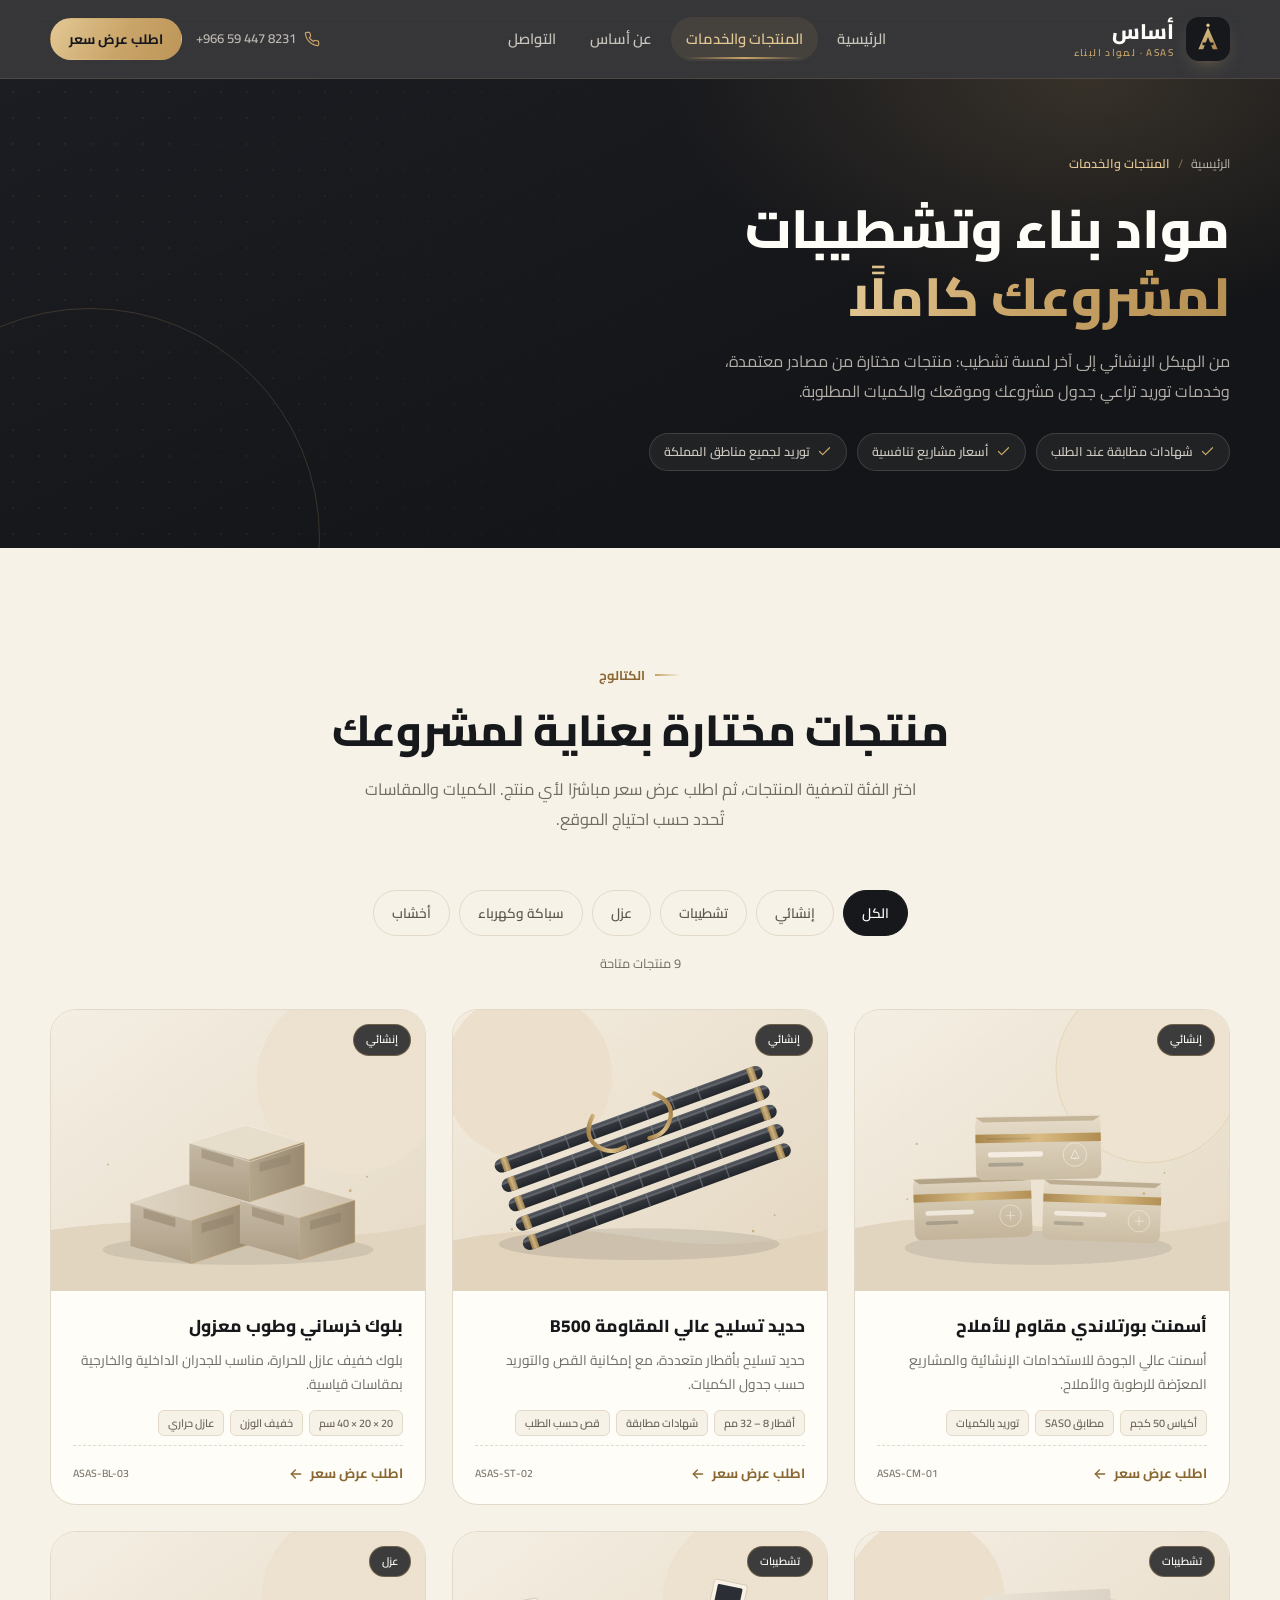
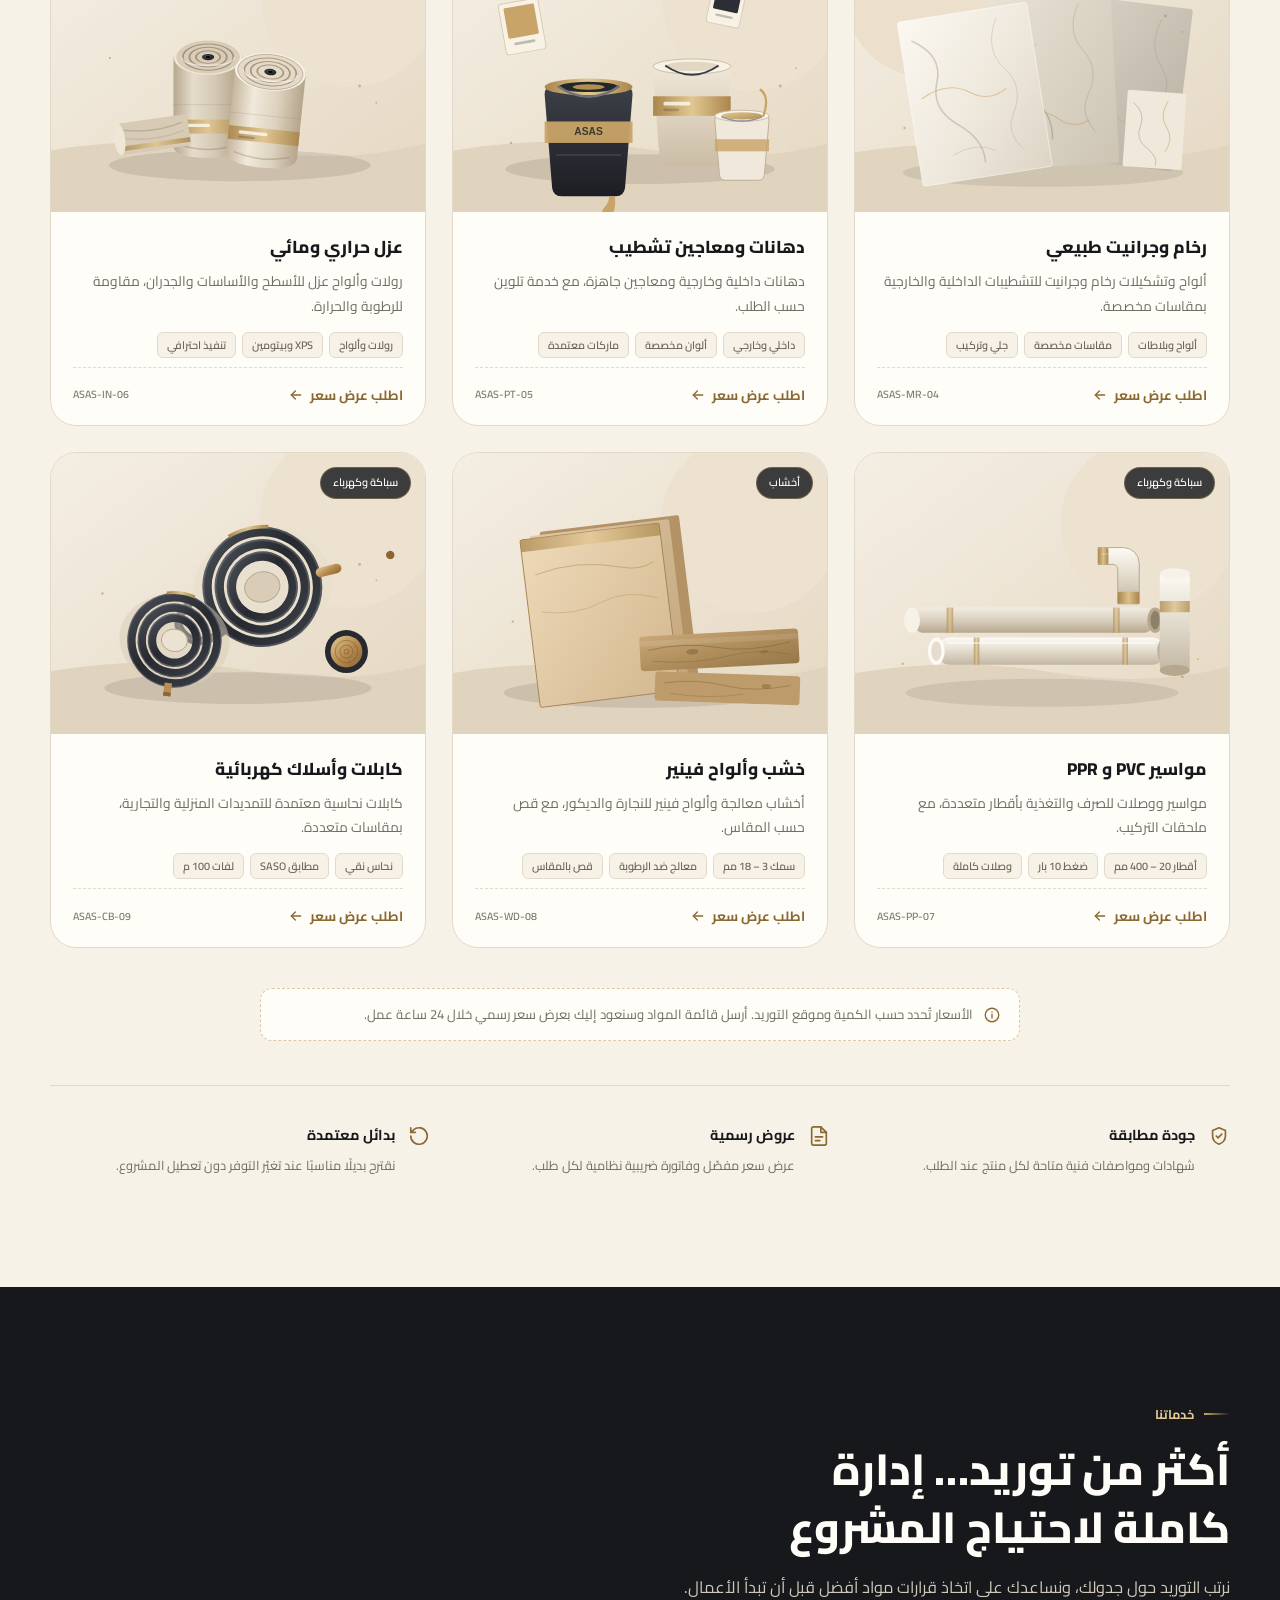
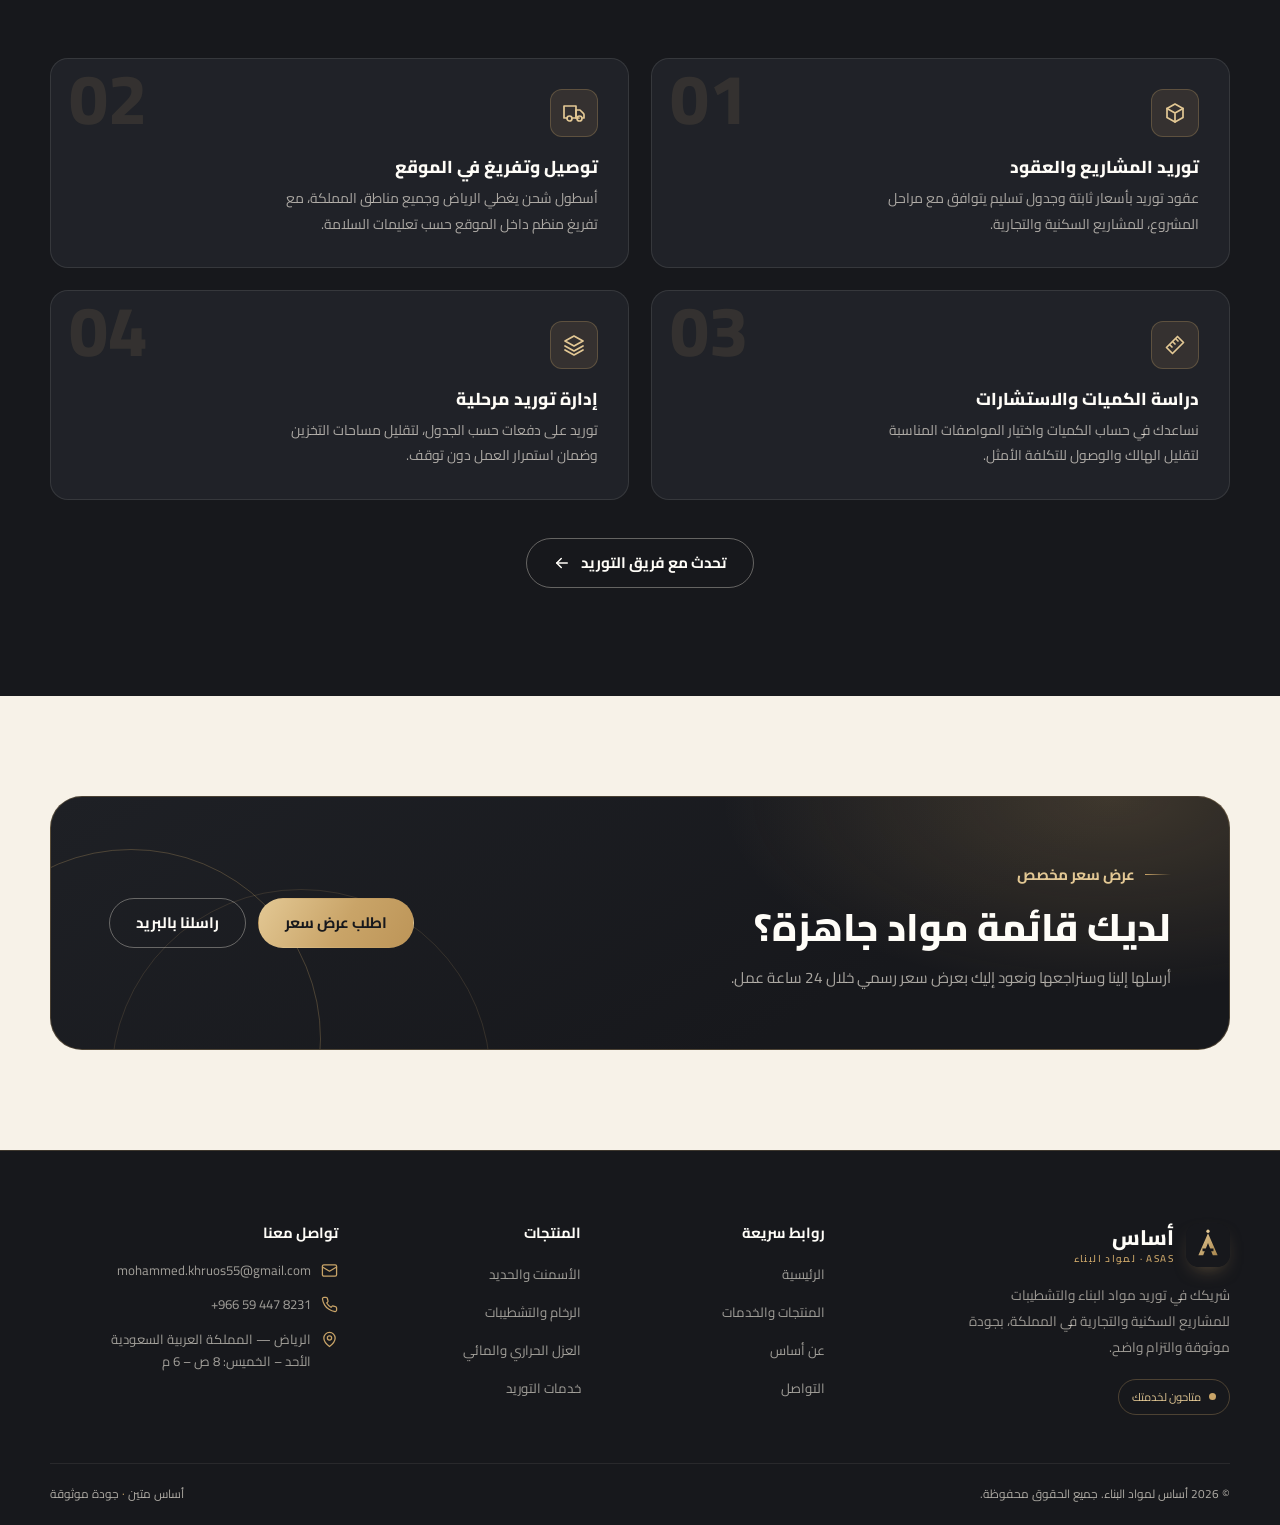
<file: الموقع التجاري/products.html>
<!doctype html>
<html lang="ar" dir="rtl">
<head>
  <meta charset="utf-8">
  <meta name="viewport" content="width=device-width, initial-scale=1">
  <title>المنتجات والخدمات | أساس لمواد البناء</title>
  <meta name="description" content="كتالوج أساس لمواد البناء: أسمنت، حديد تسليح، بلوك، رخام، دهانات، عزل، مواسير، أخشاب وكابلات — مع خدمات توريد المشاريع والتوصيل والاستشارات الفنية.">
  <meta name="theme-color" content="#17181c">
  <meta name="author" content="ASAS | أساس لمواد البناء">

  <meta property="og:type" content="website">
  <meta property="og:locale" content="ar_SA">
  <meta property="og:site_name" content="أساس لمواد البناء">
  <meta property="og:title" content="المنتجات والخدمات | أساس لمواد البناء">
  <meta property="og:description" content="منتجات إنشائية وتشطيبات وعزل وسباكة وأخشاب من مصادر معتمدة، مع خدمات توريد متكاملة للمشاريع.">
  <meta property="og:image" content="assets/img/cement.svg">
  <meta name="twitter:card" content="summary_large_image">

  <link rel="icon" href="assets/img/favicon.svg" type="image/svg+xml">
  <script>document.documentElement.classList.add("js");</script>
  <style>
/* ---------- Cairo — self-hosted variable font ---------- */
@font-face {
  font-family: "Cairo";
  font-style: normal;
  font-weight: 200 1000;
  font-display: swap;
  src: url("assets/fonts/cairo-arabic.woff2") format("woff2");
  unicode-range: U+0600-06FF, U+0750-077F, U+0870-0891, U+0897-08E1, U+08E3-08FF, U+200C-200E, U+2010-2011, U+204F, U+2E41, U+FB50-FDFF, U+FE70-FE74, U+FE76-FEFC, U+102E0-102FB, U+10E60-10E7E, U+10EC2-10EC7, U+10EC9-10EEE, U+10EF0-10EFF, U+1EE00-1EE03, U+1EE05-1EE1F, U+1EE21-1EE22, U+1EE24, U+1EE27, U+1EE29-1EE32, U+1EE34-1EE37, U+1EE39, U+1EE3B, U+1EE42, U+1EE47, U+1EE49, U+1EE4B, U+1EE4D-1EE4F, U+1EE51-1EE52, U+1EE54, U+1EE57, U+1EE59, U+1EE5B, U+1EE5D, U+1EE5F, U+1EE61-1EE62, U+1EE64, U+1EE67-1EE6A, U+1EE6C-1EE72, U+1EE74-1EE77, U+1EE79-1EE7C, U+1EE7E, U+1EE80-1EE89, U+1EE8B-1EE9B, U+1EEA1-1EEA3, U+1EEA5-1EEA9, U+1EEAB-1EEBB, U+1EEF0-1EEF1;
}

@font-face {
  font-family: "Cairo";
  font-style: normal;
  font-weight: 200 1000;
  font-display: swap;
  src: url("assets/fonts/cairo-latin.woff2") format("woff2");
  unicode-range: U+0000-00FF, U+0131, U+0152-0153, U+02BB-02BC, U+02C6, U+02DA, U+02DC, U+0304, U+0308, U+0329, U+2000-206F, U+20AC, U+2122, U+2191, U+2193, U+2212, U+2215, U+FEFF, U+FFFD;
}

/* ==========================================================================
   ASAS | أساس لمواد البناء
   Design system + page styles
   ========================================================================== */

/* ---------- Tokens ---------- */
:root {
  --ink: #17181c;
  --ink-2: #202228;
  --ink-3: #2b2e35;
  --charcoal: #35373d;

  --gold: #c9a468;
  --gold-light: #e3c894;
  --gold-dark: #8a6832;
  --gold-soft: rgba(201, 164, 104, 0.16);

  --beige: #f7f2e8;
  --beige-2: #efe5d4;
  --sand: #e2d3ba;
  --cream: #fffdf8;

  --text: #23252b;
  --muted: #6f6c64;
  --muted-dark: #cfc8ba;

  --line: #e3d9c8;
  --line-dark: rgba(255, 255, 255, 0.12);

  --container: 1180px;
  --header-h: 78px;

  --radius-sm: 10px;
  --radius: 18px;
  --radius-lg: 26px;
  --radius-xl: 32px;

  --shadow-sm: 0 2px 8px rgba(23, 24, 28, 0.05);
  --shadow: 0 24px 60px -30px rgba(23, 24, 28, 0.35);
  --shadow-lg: 0 40px 90px -40px rgba(23, 24, 28, 0.45);

  --ease: cubic-bezier(0.22, 0.75, 0.22, 1);
  --font: "Cairo", "Segoe UI", Tahoma, sans-serif;
}

/* ---------- Reset & base ---------- */
*,
*::before,
*::after {
  box-sizing: border-box;
}

* {
  margin: 0;
}

html {
  scroll-behavior: smooth;
  scroll-padding-top: calc(var(--header-h) + 20px);
  -webkit-text-size-adjust: 100%;
}

body {
  font-family: var(--font);
  background: var(--beige);
  color: var(--text);
  line-height: 1.8;
  font-weight: 400;
  -webkit-font-smoothing: antialiased;
  text-rendering: optimizeLegibility;
  overflow-x: hidden;
}

body.nav-open {
  overflow: hidden;
}

img,
svg {
  display: block;
  max-width: 100%;
}

img {
  height: auto;
}

a {
  color: inherit;
  text-decoration: none;
}

button,
input,
select,
textarea {
  font-family: inherit;
  font-size: inherit;
  color: inherit;
}

button {
  cursor: pointer;
}

ul,
ol {
  list-style: none;
  padding: 0;
}

h1,
h2,
h3,
h4 {
  font-weight: 800;
  line-height: 1.35;
  letter-spacing: 0;
  text-wrap: balance;
}

p {
  text-wrap: pretty;
}

::selection {
  background: var(--gold);
  color: var(--ink);
}

:focus-visible {
  outline: 3px solid var(--gold-dark);
  outline-offset: 3px;
  border-radius: 4px;
}

.skip-link {
  position: fixed;
  inset-inline-start: 16px;
  top: -100px;
  z-index: 200;
  background: var(--ink);
  color: var(--cream);
  padding: 12px 20px;
  border-radius: 0 0 10px 10px;
  transition: top 0.2s ease;
}

.skip-link:focus {
  top: 0;
}

/* ---------- Layout helpers ---------- */
.container {
  width: min(100% - 40px, var(--container));
  margin-inline: auto;
}

.section {
  padding: clamp(64px, 9vw, 108px) 0;
}

.section-alt {
  background: var(--beige-2);
}

.section-cream {
  background: var(--cream);
}

.section-dark {
  background: var(--ink);
  color: var(--muted-dark);
}

.section-head {
  max-width: 680px;
  margin-bottom: clamp(36px, 5vw, 56px);
}

.section-head.center {
  margin-inline: auto;
  text-align: center;
}

.section-head.center .eyebrow {
  justify-content: center;
}

.eyebrow {
  display: inline-flex;
  align-items: center;
  gap: 10px;
  font-size: 0.8rem;
  font-weight: 700;
  color: var(--gold-dark);
  margin-bottom: 14px;
}

.eyebrow::before {
  content: "";
  width: 26px;
  height: 1.5px;
  background: linear-gradient(90deg, transparent, var(--gold));
}

[dir="rtl"] .eyebrow::before {
  background: linear-gradient(270deg, transparent, var(--gold));
}

.eyebrow.on-dark {
  color: var(--gold-light);
}

.section-head h2 {
  font-size: clamp(1.9rem, 3.4vw, 2.75rem);
  color: var(--ink);
}

.section-head.on-dark h2 {
  color: var(--cream);
}

.section-head .lead {
  margin-top: 16px;
  color: var(--muted);
  font-size: 1.02rem;
  max-width: 62ch;
}

.section-head.center .lead {
  margin-inline: auto;
}

.section-head.on-dark .lead {
  color: var(--muted-dark);
}

.text-gold {
  background: linear-gradient(105deg, var(--gold-light), var(--gold) 45%, #b58f52);
  -webkit-background-clip: text;
  background-clip: text;
  color: transparent;
}

/* ---------- Buttons ---------- */
.btn {
  --btn-bg: var(--gold);
  --btn-fg: var(--ink);
  display: inline-flex;
  align-items: center;
  justify-content: center;
  gap: 10px;
  min-height: 50px;
  padding: 12px 26px;
  border: 1px solid transparent;
  border-radius: 999px;
  background: var(--btn-bg);
  color: var(--btn-fg);
  font-weight: 700;
  font-size: 0.95rem;
  line-height: 1.2;
  position: relative;
  isolation: isolate;
  overflow: hidden;
  transition: transform 0.35s var(--ease), background 0.3s ease,
    color 0.3s ease, border-color 0.3s ease, box-shadow 0.35s var(--ease);
}

.btn::after {
  content: "";
  position: absolute;
  inset: 0;
  z-index: -1;
  background: linear-gradient(110deg, transparent 20%, rgba(255, 255, 255, 0.35), transparent 80%);
  transform: translateX(-130%);
  transition: transform 0.65s var(--ease);
}

[dir="rtl"] .btn::after {
  transform: translateX(130%);
}

.btn:hover::after {
  transform: translateX(0);
}

.btn:hover {
  transform: translateY(-2px);
  box-shadow: 0 14px 28px -14px rgba(169, 134, 76, 0.8);
}

.btn:active {
  transform: translateY(0);
}

.btn-primary {
  background: linear-gradient(120deg, var(--gold-light), var(--gold) 55%, #bd9558);
  color: var(--ink);
}

.btn-dark {
  background: var(--ink);
  color: var(--cream);
}

.btn-dark:hover {
  box-shadow: 0 14px 28px -16px rgba(23, 24, 28, 0.9);
}

.btn-ghost {
  background: transparent;
  color: var(--cream);
  border-color: rgba(246, 240, 229, 0.35);
}

.btn-ghost:hover {
  background: rgba(246, 240, 229, 0.08);
  border-color: var(--gold);
  color: var(--gold-light);
  box-shadow: none;
}

.btn-outline {
  background: transparent;
  color: var(--ink);
  border-color: rgba(23, 24, 28, 0.25);
}

.btn-outline:hover {
  background: var(--ink);
  color: var(--cream);
  border-color: var(--ink);
  box-shadow: none;
}

.btn-sm {
  min-height: 42px;
  padding: 9px 18px;
  font-size: 0.85rem;
}

.btn .icon,
.btn svg {
  width: 18px;
  height: 18px;
  flex: none;
  transition: transform 0.3s var(--ease);
}

.btn:hover svg {
  transform: translateX(-4px);
}

[dir="ltr"] .btn:hover svg {
  transform: translateX(4px);
}

.link-arrow {
  display: inline-flex;
  align-items: center;
  gap: 8px;
  color: var(--gold-dark);
  font-weight: 700;
  font-size: 0.92rem;
  padding-bottom: 3px;
  border-bottom: 1px solid transparent;
  transition: gap 0.3s var(--ease), border-color 0.3s ease, color 0.3s ease;
}

.link-arrow svg {
  width: 17px;
  height: 17px;
}

.link-arrow:hover {
  gap: 13px;
  border-color: var(--gold);
  color: var(--ink);
}

/* ---------- Header ---------- */
.site-header {
  position: sticky;
  top: 0;
  z-index: 100;
  background: rgba(23, 24, 28, 0.86);
  -webkit-backdrop-filter: blur(16px);
  backdrop-filter: blur(16px);
  border-bottom: 1px solid rgba(201, 164, 104, 0.16);
  transition: background 0.3s ease, box-shadow 0.3s ease;
}

.site-header.scrolled {
  background: rgba(19, 20, 24, 0.97);
  box-shadow: 0 18px 40px -28px rgba(0, 0, 0, 0.9);
}

.header-inner {
  display: flex;
  align-items: center;
  gap: 24px;
  min-height: var(--header-h);
}

.brand {
  display: inline-flex;
  align-items: center;
  gap: 12px;
  flex: none;
}

.brand-mark {
  width: 44px;
  height: 44px;
  flex: none;
  border-radius: 13px;
  box-shadow: 0 8px 20px -10px rgba(201, 164, 104, 0.6);
}

.brand-text {
  display: flex;
  flex-direction: column;
  line-height: 1.2;
}

.brand-text strong {
  color: var(--cream);
  font-size: 1.32rem;
  font-weight: 800;
  letter-spacing: 0;
}

.brand-text span {
  color: var(--gold);
  font-size: 0.62rem;
  font-weight: 600;
  letter-spacing: 0.14em;
  margin-top: 3px;
}

.site-nav {
  display: flex;
  align-items: center;
  gap: 6px;
  margin-inline: auto;
}

.site-nav ul {
  display: flex;
  align-items: center;
  gap: 4px;
}

.site-nav a:not(.btn) {
  display: inline-block;
  padding: 9px 15px;
  border-radius: 999px;
  color: rgba(246, 240, 229, 0.76);
  font-size: 0.92rem;
  font-weight: 600;
  transition: color 0.25s ease, background 0.25s ease;
  position: relative;
}

.site-nav a:not(.btn):hover {
  color: var(--cream);
  background: rgba(246, 240, 229, 0.07);
}

.site-nav a[aria-current="page"] {
  color: var(--gold-light);
  background: rgba(201, 164, 104, 0.1);
}

.site-nav a[aria-current="page"]::after {
  content: "";
  position: absolute;
  bottom: 2px;
  inset-inline: 15px;
  height: 2px;
  border-radius: 2px;
  background: linear-gradient(90deg, transparent, var(--gold), transparent);
}

.nav-cta-mobile {
  display: none;
}

.header-actions {
  display: flex;
  align-items: center;
  gap: 14px;
  flex: none;
}

.header-phone {
  display: inline-flex;
  align-items: center;
  gap: 8px;
  color: rgba(246, 240, 229, 0.7);
  font-size: 0.82rem;
  font-weight: 600;
  white-space: nowrap;
  transition: color 0.25s ease;
}

.header-phone:hover {
  color: var(--gold-light);
}

.header-phone svg {
  width: 16px;
  height: 16px;
  color: var(--gold);
}

.nav-toggle {
  position: relative;
  display: none;
  width: 46px;
  height: 46px;
  border: 1px solid rgba(246, 240, 229, 0.18);
  border-radius: 12px;
  background: transparent;
  padding: 0;
}

.nav-toggle span {
  position: absolute;
  left: 50%;
  top: 50%;
  display: block;
  width: 20px;
  height: 1.8px;
  margin-left: -10px;
  background: var(--cream);
  border-radius: 2px;
  transition: transform 0.3s var(--ease), opacity 0.2s ease;
  transform: translateY(-7px);
}

.nav-toggle span:nth-child(2) {
  transform: translateY(0);
}

.nav-toggle span:nth-child(3) {
  transform: translateY(7px);
}

.nav-open .nav-toggle span:nth-child(1) {
  transform: rotate(45deg);
}

.nav-open .nav-toggle span:nth-child(2) {
  opacity: 0;
}

.nav-open .nav-toggle span:nth-child(3) {
  transform: rotate(-45deg);
}

/* ---------- Hero ---------- */
.hero {
  position: relative;
  overflow: hidden;
  background:
    radial-gradient(900px 600px at 12% -5%, rgba(201, 164, 104, 0.18), transparent 60%),
    radial-gradient(700px 500px at 95% 15%, rgba(201, 164, 104, 0.1), transparent 65%),
    linear-gradient(160deg, #1b1c21 0%, #17181c 45%, #121316 100%);
  color: var(--cream);
  isolation: isolate;
}

.hero::before {
  content: "";
  position: absolute;
  inset: 0;
  z-index: -1;
  background-image: linear-gradient(rgba(246, 240, 229, 0.04) 1px, transparent 1px),
    linear-gradient(90deg, rgba(246, 240, 229, 0.04) 1px, transparent 1px);
  background-size: 72px 72px;
  mask-image: radial-gradient(80% 70% at 50% 40%, #000 30%, transparent 100%);
  -webkit-mask-image: radial-gradient(80% 70% at 50% 40%, #000 30%, transparent 100%);
}

.hero::after {
  content: "";
  position: absolute;
  z-index: -1;
  inset-inline-end: -220px;
  top: -220px;
  width: 620px;
  height: 620px;
  border: 1px solid rgba(201, 164, 104, 0.18);
  border-radius: 50%;
  pointer-events: none;
}

.hero-inner {
  display: grid;
  grid-template-columns: 1.02fr 0.98fr;
  align-items: center;
  gap: clamp(32px, 5vw, 70px);
  padding: clamp(52px, 7vw, 92px) 0 clamp(48px, 6vw, 80px);
}

.hero-copy .eyebrow {
  color: var(--gold-light);
}

.hero h1 {
  font-size: clamp(2.4rem, 5vw, 4.15rem);
  line-height: 1.2;
  color: var(--cream);
  margin-bottom: 22px;
}

.hero-lead {
  max-width: 53ch;
  color: rgba(246, 240, 229, 0.72);
  font-size: clamp(0.98rem, 1.2vw, 1.08rem);
  line-height: 1.95;
}

.hero-actions {
  display: flex;
  flex-wrap: wrap;
  gap: 14px;
  margin-top: 32px;
}

.hero-points {
  display: flex;
  flex-wrap: wrap;
  gap: 10px 22px;
  margin-top: 34px;
  padding-top: 26px;
  border-top: 1px solid rgba(246, 240, 229, 0.12);
}

.hero-points li {
  display: inline-flex;
  align-items: center;
  gap: 8px;
  color: rgba(246, 240, 229, 0.78);
  font-size: 0.84rem;
  font-weight: 600;
}

.hero-points svg {
  width: 16px;
  height: 16px;
  color: var(--gold);
  flex: none;
}

.hero-visual {
  position: relative;
  padding: 10px;
}

.hero-visual::before {
  content: "";
  position: absolute;
  inset: 0;
  border: 1px solid rgba(201, 164, 104, 0.3);
  border-radius: 36px;
  transform: rotate(-3deg);
  pointer-events: none;
}

.hero-frame {
  position: relative;
  border-radius: 30px;
  overflow: hidden;
  border: 1px solid rgba(246, 240, 229, 0.14);
  box-shadow: 0 50px 100px -40px rgba(0, 0, 0, 0.85);
  background: var(--beige);
}

.hero-frame img {
  width: 100%;
  aspect-ratio: 11 / 9.5;
  object-fit: cover;
}

.hero-badge {
  position: absolute;
  display: flex;
  align-items: center;
  gap: 12px;
  background: rgba(255, 253, 248, 0.96);
  color: var(--ink);
  border: 1px solid rgba(201, 164, 104, 0.4);
  border-radius: 15px;
  padding: 12px 18px;
  box-shadow: 0 22px 40px -22px rgba(0, 0, 0, 0.6);
  -webkit-backdrop-filter: blur(10px);
  backdrop-filter: blur(10px);
  animation: float 6s ease-in-out infinite;
}

.hero-badge-num {
  font-size: 1.4rem;
  font-weight: 800;
  color: var(--gold-dark);
  line-height: 1;
}

.hero-badge-text {
  font-size: 0.72rem;
  font-weight: 600;
  color: var(--muted);
  line-height: 1.4;
}

.hero-badge-a {
  inset-inline-start: -16px;
  bottom: 34px;
}

.hero-badge-b {
  inset-inline-end: 18px;
  top: -18px;
  animation-delay: -3s;
  padding: 10px 16px;
}

.hero-badge-b .dot {
  width: 8px;
  height: 8px;
  border-radius: 50%;
  background: #3f8f5f;
  box-shadow: 0 0 0 4px rgba(63, 143, 95, 0.16);
  flex: none;
}

.hero-badge-b .hero-badge-text {
  color: var(--ink);
  font-size: 0.76rem;
}

@keyframes float {
  0%,
  100% {
    transform: translateY(0);
  }
  50% {
    transform: translateY(-9px);
  }
}

/* ---------- Stats strip ---------- */
.stats-strip {
  background: var(--ink);
  border-top: 1px solid rgba(201, 164, 104, 0.2);
  border-bottom: 1px solid rgba(201, 164, 104, 0.12);
  padding: 34px 0;
}

.stats-grid {
  display: grid;
  grid-template-columns: repeat(4, 1fr);
}

.stat {
  padding: 6px 28px;
  text-align: center;
}

.stat + .stat {
  border-inline-start: 1px solid rgba(246, 240, 229, 0.12);
}

.stat-num {
  display: block;
  font-size: clamp(1.8rem, 2.6vw, 2.3rem);
  font-weight: 800;
  color: var(--gold-light);
  line-height: 1.1;
}

.stat-num small {
  font-size: 0.65em;
  font-weight: 700;
  color: var(--gold);
  margin-inline-start: 2px;
}

.stat-label {
  display: block;
  margin-top: 6px;
  font-size: 0.8rem;
  color: rgba(246, 240, 229, 0.6);
}

/* ---------- Trust strip ---------- */
.trust-strip {
  background: var(--cream);
  border-bottom: 1px solid var(--line);
}

.trust-list {
  display: flex;
  flex-wrap: wrap;
  align-items: center;
  justify-content: space-between;
  gap: 14px 24px;
  padding: 20px 0;
}

.trust-list li {
  display: inline-flex;
  align-items: center;
  gap: 9px;
  font-size: 0.82rem;
  font-weight: 600;
  color: #5d574d;
}

.trust-list svg {
  width: 18px;
  height: 18px;
  color: var(--gold-dark);
  flex: none;
}

/* ---------- About ---------- */
.about-grid {
  display: grid;
  grid-template-columns: 1fr 1.02fr;
  align-items: center;
  gap: clamp(32px, 5vw, 68px);
}

.about-media {
  position: relative;
  padding-inline-end: 18px;
  padding-bottom: 18px;
}

.about-media::after {
  content: "";
  position: absolute;
  inset-inline-end: 0;
  bottom: 0;
  width: 72%;
  height: 72%;
  border: 1px solid rgba(201, 164, 104, 0.55);
  border-radius: var(--radius-lg);
  pointer-events: none;
}

.about-media img {
  position: relative;
  z-index: 1;
  width: 100%;
  aspect-ratio: 5 / 4.2;
  object-fit: cover;
  border-radius: var(--radius-lg);
  box-shadow: var(--shadow);
}

.about-badge {
  position: absolute;
  z-index: 2;
  inset-inline-start: -14px;
  bottom: 44px;
  background: var(--ink);
  color: var(--cream);
  border: 1px solid rgba(201, 164, 104, 0.35);
  border-radius: 16px;
  padding: 16px 20px;
  display: flex;
  align-items: center;
  gap: 12px;
  box-shadow: var(--shadow);
}

.about-badge strong {
  font-size: 1.7rem;
  color: var(--gold-light);
  font-weight: 800;
  line-height: 1;
}

.about-badge span {
  font-size: 0.72rem;
  color: rgba(246, 240, 229, 0.7);
  line-height: 1.5;
}

.about-copy .section-head {
  margin-bottom: 26px;
}

.about-copy p {
  color: var(--muted);
  font-size: 0.98rem;
  margin-bottom: 14px;
}

.checklist {
  display: grid;
  grid-template-columns: repeat(2, 1fr);
  gap: 12px 20px;
  margin: 26px 0;
}

.checklist li {
  display: flex;
  align-items: flex-start;
  gap: 9px;
  font-size: 0.9rem;
  font-weight: 600;
  color: #40423f;
}

.checklist svg {
  width: 19px;
  height: 19px;
  flex: none;
  color: var(--gold-dark);
  margin-top: 2px;
}

.about-quote {
  border-inline-start: 3px solid var(--gold);
  padding-inline-start: 16px;
  margin: 24px 0 28px;
  font-size: 0.95rem;
  font-weight: 600;
  color: var(--ink-3);
  line-height: 1.85;
}

.about-quote span {
  display: block;
  margin-top: 6px;
  font-size: 0.76rem;
  font-weight: 600;
  color: var(--muted);
}

/* ---------- Feature cards ---------- */
.features-grid {
  display: grid;
  grid-template-columns: repeat(4, 1fr);
  gap: 22px;
}

.feature-card {
  background: var(--cream);
  border: 1px solid var(--line);
  border-radius: var(--radius);
  padding: 28px 24px;
  position: relative;
  overflow: hidden;
  transition: transform 0.4s var(--ease), border-color 0.3s ease, box-shadow 0.4s var(--ease);
}

.feature-card::before {
  content: "";
  position: absolute;
  top: 0;
  inset-inline: 0;
  height: 2px;
  background: linear-gradient(90deg, transparent, var(--gold), transparent);
  transform: scaleX(0);
  transition: transform 0.45s var(--ease);
}

.feature-card:hover {
  transform: translateY(-6px);
  border-color: rgba(201, 164, 104, 0.65);
  box-shadow: var(--shadow);
}

.feature-card:hover::before {
  transform: scaleX(1);
}

.feature-icon {
  width: 52px;
  height: 52px;
  display: grid;
  place-items: center;
  border-radius: 14px;
  background: linear-gradient(145deg, var(--beige), var(--beige-2));
  border: 1px solid var(--line);
  color: var(--gold-dark);
  margin-bottom: 20px;
}

.feature-icon svg {
  width: 25px;
  height: 25px;
}

.feature-card h3 {
  font-size: 1.05rem;
  color: var(--ink);
  margin-bottom: 8px;
}

.feature-card p {
  font-size: 0.87rem;
  color: var(--muted);
  line-height: 1.8;
}

/* ---------- Products ---------- */
.products-grid {
  display: grid;
  grid-template-columns: repeat(3, 1fr);
  gap: 26px;
}

.product-card {
  display: flex;
  flex-direction: column;
  background: var(--cream);
  border: 1px solid var(--line);
  border-radius: var(--radius-lg);
  overflow: hidden;
  transition: transform 0.4s var(--ease), box-shadow 0.4s var(--ease), border-color 0.3s ease;
}

.product-card:hover {
  transform: translateY(-7px);
  box-shadow: var(--shadow);
  border-color: rgba(201, 164, 104, 0.55);
}

.product-media {
  position: relative;
  aspect-ratio: 4 / 3;
  overflow: hidden;
  background: var(--beige-2);
}

.product-media img {
  width: 100%;
  height: 100%;
  object-fit: cover;
  transition: transform 0.8s var(--ease);
}

.product-card:hover .product-media img {
  transform: scale(1.055);
}

.product-tag {
  position: absolute;
  top: 14px;
  inset-inline-start: 14px;
  z-index: 1;
  background: rgba(23, 24, 28, 0.82);
  color: var(--cream);
  border: 1px solid rgba(201, 164, 104, 0.35);
  -webkit-backdrop-filter: blur(6px);
  backdrop-filter: blur(6px);
  border-radius: 999px;
  padding: 5px 12px;
  font-size: 0.68rem;
  font-weight: 600;
}

.product-body {
  display: flex;
  flex-direction: column;
  gap: 9px;
  padding: 22px 22px 18px;
  flex: 1;
}

.product-body h3 {
  font-size: 1.08rem;
  color: var(--ink);
  line-height: 1.5;
}

.product-body p {
  font-size: 0.86rem;
  color: var(--muted);
  line-height: 1.8;
}

.specs {
  display: flex;
  flex-wrap: wrap;
  gap: 6px;
  margin-top: 4px;
}

.specs li {
  font-size: 0.68rem;
  font-weight: 600;
  color: #6b6357;
  background: var(--beige);
  border: 1px solid var(--line);
  border-radius: 6px;
  padding: 4px 9px;
  line-height: 1.5;
}

.product-foot {
  display: flex;
  align-items: center;
  justify-content: space-between;
  gap: 12px;
  margin-top: auto;
  padding-top: 15px;
  border-top: 1px dashed var(--line);
}

.product-link {
  display: inline-flex;
  align-items: center;
  gap: 6px;
  color: var(--gold-dark);
  font-size: 0.84rem;
  font-weight: 700;
  transition: gap 0.3s var(--ease), color 0.25s ease;
}

.product-link svg {
  width: 16px;
  height: 16px;
}

.product-link:hover {
  gap: 10px;
  color: var(--ink);
}

.product-code {
  font-size: 0.66rem;
  color: #7d766a;
  font-weight: 600;
}

/* ---------- Services ---------- */
.services-grid {
  display: grid;
  grid-template-columns: repeat(2, 1fr);
  gap: 22px;
}

.service-card {
  position: relative;
  background: var(--ink-2);
  border: 1px solid rgba(246, 240, 229, 0.1);
  border-radius: var(--radius);
  padding: 30px;
  overflow: hidden;
  transition: transform 0.4s var(--ease), border-color 0.3s ease, background 0.3s ease;
}

.service-card:hover {
  transform: translateY(-5px);
  border-color: rgba(201, 164, 104, 0.5);
  background: var(--ink-3);
}

.service-card::after {
  content: attr(data-index);
  position: absolute;
  inset-inline-end: 18px;
  top: 4px;
  font-size: 4.4rem;
  font-weight: 800;
  color: rgba(201, 164, 104, 0.12);
  line-height: 1;
  pointer-events: none;
}

.service-icon {
  width: 48px;
  height: 48px;
  display: grid;
  place-items: center;
  border-radius: 12px;
  background: rgba(201, 164, 104, 0.12);
  border: 1px solid rgba(201, 164, 104, 0.28);
  color: var(--gold-light);
  margin-bottom: 18px;
}

.service-icon svg {
  width: 24px;
  height: 24px;
}

.service-card h3 {
  color: var(--cream);
  font-size: 1.08rem;
  margin-bottom: 7px;
}

.service-card p {
  color: rgba(246, 240, 229, 0.66);
  font-size: 0.87rem;
  line-height: 1.85;
  max-width: 40ch;
}

/* ---------- Process ---------- */
.process-grid {
  position: relative;
  display: grid;
  grid-template-columns: repeat(4, 1fr);
  gap: 24px;
  margin-top: 10px;
}

.process-grid::before {
  content: "";
  position: absolute;
  top: 29px;
  inset-inline: 8%;
  height: 1px;
  background: linear-gradient(90deg, transparent, rgba(201, 164, 104, 0.5), rgba(201, 164, 104, 0.5), transparent);
}

.step {
  position: relative;
  z-index: 1;
}

.step-num {
  width: 58px;
  height: 58px;
  display: grid;
  place-items: center;
  border-radius: 50%;
  background: var(--cream);
  border: 1px solid rgba(201, 164, 104, 0.55);
  color: var(--gold-dark);
  font-weight: 800;
  font-size: 1.05rem;
  margin-bottom: 20px;
  box-shadow: 0 0 0 8px var(--beige-2);
  transition: background 0.3s ease, color 0.3s ease, transform 0.3s var(--ease);
}

.step:hover .step-num {
  background: var(--ink);
  color: var(--gold-light);
  transform: translateY(-4px);
}

.step h3 {
  font-size: 1rem;
  color: var(--ink);
  margin-bottom: 6px;
}

.step p {
  font-size: 0.84rem;
  color: var(--muted);
  line-height: 1.8;
  max-width: 30ch;
}

/* ---------- Testimonials ---------- */
.testimonials-grid {
  display: grid;
  grid-template-columns: repeat(3, 1fr);
  gap: 24px;
}

.testimonial {
  background: var(--cream);
  border: 1px solid var(--line);
  border-radius: var(--radius);
  padding: 28px 26px;
  display: flex;
  flex-direction: column;
  gap: 14px;
  position: relative;
  transition: transform 0.4s var(--ease), box-shadow 0.4s var(--ease);
}

.testimonial:hover {
  transform: translateY(-5px);
  box-shadow: var(--shadow);
}

.testimonial .quote-mark {
  font-size: 3rem;
  line-height: 0.7;
  color: var(--gold);
  font-weight: 800;
  height: 26px;
}

.stars {
  display: flex;
  gap: 3px;
  color: var(--gold-dark);
}

.stars svg {
  width: 15px;
  height: 15px;
}

.testimonial p {
  font-size: 0.9rem;
  color: #4a4c48;
  line-height: 1.9;
}

.testimonial-author {
  display: flex;
  align-items: center;
  gap: 11px;
  margin-top: auto;
  padding-top: 14px;
  border-top: 1px solid var(--line);
}

.avatar {
  width: 42px;
  height: 42px;
  border-radius: 50%;
  display: grid;
  place-items: center;
  background: var(--ink);
  color: var(--gold-light);
  font-size: 0.8rem;
  font-weight: 700;
  flex: none;
}

.testimonial-author strong {
  display: block;
  font-size: 0.86rem;
  color: var(--ink);
  line-height: 1.4;
}

.testimonial-author span {
  display: block;
  font-size: 0.72rem;
  color: var(--muted);
}

/* ---------- CTA ---------- */
.cta {
  padding: 0 0 clamp(64px, 8vw, 100px);
}

.cta-panel {
  position: relative;
  overflow: hidden;
  background:
    radial-gradient(600px 300px at 90% 0%, rgba(201, 164, 104, 0.22), transparent 65%),
    linear-gradient(150deg, #1e2025, #17181c 70%);
  border: 1px solid rgba(201, 164, 104, 0.28);
  border-radius: var(--radius-xl);
  padding: clamp(32px, 5vw, 58px);
  display: flex;
  align-items: center;
  justify-content: space-between;
  flex-wrap: wrap;
  gap: 26px;
}

.cta-panel::before {
  content: "";
  position: absolute;
  inset-inline-end: -110px;
  bottom: -180px;
  width: 380px;
  height: 380px;
  border: 1px solid rgba(201, 164, 104, 0.28);
  border-radius: 50%;
}

.cta-panel::after {
  content: "";
  position: absolute;
  inset-inline-end: 60px;
  bottom: -220px;
  width: 380px;
  height: 380px;
  border: 1px solid rgba(201, 164, 104, 0.16);
  border-radius: 50%;
}

.cta-copy {
  position: relative;
  z-index: 1;
  max-width: 620px;
}

.cta-copy .eyebrow {
  color: var(--gold-light);
}

.cta-copy h2 {
  color: var(--cream);
  font-size: clamp(1.7rem, 3vw, 2.45rem);
  margin-bottom: 10px;
}

.cta-copy p {
  color: rgba(246, 240, 229, 0.66);
  font-size: 0.95rem;
}

.cta-actions {
  position: relative;
  z-index: 1;
  display: flex;
  flex-wrap: wrap;
  gap: 12px;
}

/* ---------- Page hero (inner pages) ---------- */
.page-hero {
  position: relative;
  overflow: hidden;
  background:
    radial-gradient(700px 400px at 85% 0%, rgba(201, 164, 104, 0.18), transparent 60%),
    linear-gradient(155deg, #1c1d22, #141518 70%);
  color: var(--cream);
  padding: clamp(46px, 6vw, 74px) 0 clamp(48px, 6vw, 78px);
}

.page-hero::before {
  content: "";
  position: absolute;
  inset-inline-end: -140px;
  bottom: -220px;
  width: 460px;
  height: 460px;
  border: 1px solid rgba(201, 164, 104, 0.2);
  border-radius: 50%;
  pointer-events: none;
}

.page-hero::after {
  content: "";
  position: absolute;
  inset: 0;
  background-image: radial-gradient(rgba(246, 240, 229, 0.06) 1px, transparent 1px);
  background-size: 26px 26px;
  mask-image: linear-gradient(90deg, #000, transparent 65%);
  -webkit-mask-image: linear-gradient(90deg, #000, transparent 65%);
  pointer-events: none;
}

.page-hero-inner {
  position: relative;
  z-index: 1;
  max-width: 760px;
}

.breadcrumb {
  display: flex;
  flex-wrap: wrap;
  align-items: center;
  gap: 8px;
  font-size: 0.78rem;
  color: rgba(246, 240, 229, 0.5);
  margin-bottom: 20px;
}

.breadcrumb a {
  color: rgba(246, 240, 229, 0.72);
  transition: color 0.2s ease;
}

.breadcrumb a:hover {
  color: var(--gold-light);
}

.breadcrumb .sep {
  color: var(--gold);
  opacity: 0.6;
}

.breadcrumb [aria-current="page"] {
  color: var(--gold-light);
  font-weight: 600;
}

.page-hero h1 {
  font-size: clamp(2.1rem, 4.2vw, 3.4rem);
  line-height: 1.25;
  margin-bottom: 16px;
}

.page-hero p {
  color: rgba(246, 240, 229, 0.7);
  font-size: 1rem;
  max-width: 62ch;
  line-height: 1.9;
}

.page-hero-chips {
  display: flex;
  flex-wrap: wrap;
  gap: 10px;
  margin-top: 26px;
}

.page-hero-chips li {
  display: inline-flex;
  align-items: center;
  gap: 7px;
  font-size: 0.78rem;
  font-weight: 600;
  color: rgba(246, 240, 229, 0.8);
  background: rgba(246, 240, 229, 0.06);
  border: 1px solid rgba(246, 240, 229, 0.14);
  border-radius: 999px;
  padding: 7px 14px;
}

.page-hero-chips svg {
  width: 15px;
  height: 15px;
  color: var(--gold);
}

/* ---------- Filters ---------- */
.filters {
  display: flex;
  flex-wrap: wrap;
  justify-content: center;
  gap: 9px;
  margin-bottom: 16px;
}

.filter-btn {
  border: 1px solid var(--line);
  background: transparent;
  color: #5d574d;
  border-radius: 999px;
  padding: 9px 18px;
  font-size: 0.85rem;
  font-weight: 600;
  transition: background 0.25s ease, color 0.25s ease, border-color 0.25s ease,
    transform 0.25s var(--ease);
}

.filter-btn:hover {
  border-color: var(--gold);
  color: var(--ink);
  transform: translateY(-1px);
}

.filter-btn.is-active {
  background: var(--ink);
  border-color: var(--ink);
  color: var(--cream);
}

.filter-count {
  text-align: center;
  color: var(--muted);
  font-size: 0.8rem;
  margin-bottom: 34px;
}

.product-card[hidden] {
  display: none;
}

.product-card.card-enter {
  animation: cardIn 0.5s var(--ease) both;
}

@keyframes cardIn {
  from {
    opacity: 0;
    transform: translateY(16px) scale(0.985);
  }
  to {
    opacity: 1;
    transform: none;
  }
}

/* ---------- Notice / assurance ---------- */
.assurance {
  display: grid;
  grid-template-columns: repeat(3, 1fr);
  gap: 20px;
  margin-top: 44px;
  padding-top: 36px;
  border-top: 1px solid var(--line);
}

.assurance-item {
  display: flex;
  gap: 13px;
  align-items: flex-start;
}

.assurance-item svg {
  width: 22px;
  height: 22px;
  color: var(--gold-dark);
  flex: none;
  margin-top: 3px;
}

.assurance-item strong {
  display: block;
  font-size: 0.9rem;
  color: var(--ink);
  margin-bottom: 2px;
}

.assurance-item span {
  font-size: 0.8rem;
  color: var(--muted);
  line-height: 1.7;
}

/* ---------- Contact ---------- */
.contact-grid {
  display: grid;
  grid-template-columns: minmax(0, 1.12fr) minmax(0, 0.88fr);
  gap: 30px;
  align-items: start;
}

.form-card {
  background: var(--cream);
  border: 1px solid var(--line);
  border-radius: var(--radius-lg);
  padding: clamp(24px, 3.2vw, 38px);
  box-shadow: var(--shadow-sm);
}

.form-card h2 {
  font-size: 1.4rem;
  color: var(--ink);
  margin-bottom: 6px;
}

.form-card > p {
  color: var(--muted);
  font-size: 0.86rem;
  margin-bottom: 26px;
}

.form-grid {
  display: grid;
  grid-template-columns: 1fr 1fr;
  gap: 16px;
}

.field {
  display: flex;
  flex-direction: column;
  gap: 7px;
}

.field.full {
  grid-column: 1 / -1;
}

.field label {
  font-size: 0.82rem;
  font-weight: 700;
  color: #3c3e3a;
}

.field label .req {
  color: #b4552f;
  margin-inline-start: 2px;
}

.field label .opt {
  font-weight: 400;
  color: #6a655b;
}

.field input,
.field select,
.field textarea {
  width: 100%;
  border: 1px solid var(--line);
  border-radius: var(--radius-sm);
  background: #fffdf9;
  padding: 12px 14px;
  font-size: 0.9rem;
  color: var(--text);
  transition: border-color 0.25s ease, box-shadow 0.25s ease, background 0.25s ease;
}

.field textarea {
  min-height: 128px;
  resize: vertical;
  line-height: 1.8;
}

.field select {
  appearance: none;
  background-image: url("data:image/svg+xml,%3Csvg xmlns='http://www.w3.org/2000/svg' width='14' height='14' viewBox='0 0 24 24' fill='none' stroke='%236f6c64' stroke-width='2'%3E%3Cpath d='m6 9 6 6 6-6'/%3E%3C/svg%3E");
  background-repeat: no-repeat;
  background-position: left 14px center;
  padding-inline-start: 14px;
  padding-inline-end: 36px;
  cursor: pointer;
}

[dir="ltr"] .field select {
  background-position: right 14px center;
  padding-inline-start: 36px;
  padding-inline-end: 14px;
}

.field input[dir="ltr"] {
  text-align: end;
}

.field input::placeholder,
.field textarea::placeholder {
  color: #a39a8c;
  font-weight: 400;
}

.field input:hover,
.field select:hover,
.field textarea:hover {
  border-color: #cfbfa5;
}

.field input:focus,
.field select:focus,
.field textarea:focus {
  outline: none;
  border-color: var(--gold-dark);
  box-shadow: 0 0 0 4px rgba(201, 164, 104, 0.16);
}

.field .error {
  display: none;
  color: #ad3b2b;
  font-size: 0.73rem;
  font-weight: 600;
  line-height: 1.6;
}

.field.has-error input,
.field.has-error select,
.field.has-error textarea {
  border-color: #c05645;
  background: #fff8f6;
}

.field.has-error .error {
  display: block;
}

.field.is-valid input,
.field.is-valid select,
.field.is-valid textarea {
  border-color: rgba(83, 133, 95, 0.55);
}

.checkbox-field {
  display: flex;
  flex-wrap: wrap;
  align-items: flex-start;
  gap: 10px;
  font-size: 0.8rem;
  color: var(--muted);
  line-height: 1.7;
}

.checkbox-field.full {
  grid-column: 1 / -1;
}

.checkbox-field label {
  flex: 1;
  min-width: 0;
}

.checkbox-field input {
  width: 18px;
  height: 18px;
  margin-top: 4px;
  accent-color: var(--gold-dark);
  flex: none;
}

.checkbox-field.has-error input {
  outline: 2px solid #c05645;
  outline-offset: 2px;
}

.checkbox-field .error {
  display: none;
  flex-basis: 100%;
  margin-inline-start: 28px;
  color: #ad3b2b;
  font-size: 0.73rem;
  font-weight: 600;
}

.checkbox-field.has-error .error {
  display: inline;
}

.form-footer {
  display: flex;
  align-items: center;
  justify-content: space-between;
  flex-wrap: wrap;
  gap: 14px;
  margin-top: 20px;
}

.form-note {
  display: inline-flex;
  align-items: center;
  gap: 6px;
  color: var(--muted);
  font-size: 0.72rem;
}

.form-note svg {
  width: 14px;
  height: 14px;
  color: var(--gold-dark);
}

.form-success {
  background: #f5f6ef;
  border: 1px solid rgba(83, 133, 95, 0.35);
  border-radius: var(--radius);
  padding: 30px;
  text-align: center;
}

.form-success:not([hidden]) {
  animation: cardIn 0.45s var(--ease) both;
}

.form-success .success-icon {
  width: 58px;
  height: 58px;
  margin: 0 auto 16px;
  display: grid;
  place-items: center;
  border-radius: 50%;
  background: var(--ink);
  color: var(--gold-light);
}

.form-success .success-icon svg {
  width: 27px;
  height: 27px;
}

.form-success h3 {
  color: var(--ink);
  font-size: 1.25rem;
  margin-bottom: 8px;
}

.form-success p {
  color: var(--muted);
  font-size: 0.86rem;
  max-width: 46ch;
  margin: 0 auto 20px;
}

.form-success .success-actions {
  display: flex;
  flex-wrap: wrap;
  gap: 10px;
  justify-content: center;
}

.edit-link {
  display: inline-block;
  margin-top: 18px;
  background: none;
  border: 0;
  border-bottom: 1px solid transparent;
  padding: 0;
  color: var(--gold-dark);
  font-size: 0.8rem;
  font-weight: 700;
  transition: border-color 0.25s ease, color 0.25s ease;
}

.edit-link:hover {
  color: var(--ink);
  border-color: var(--gold);
}

.contact-aside {
  display: grid;
  gap: 16px;
}

.info-grid {
  display: grid;
  grid-template-columns: 1fr 1fr;
  gap: 14px;
}

.info-card {
  background: var(--cream);
  border: 1px solid var(--line);
  border-radius: var(--radius);
  padding: 18px;
  transition: border-color 0.3s ease, transform 0.3s var(--ease);
}

.info-card:hover {
  border-color: rgba(201, 164, 104, 0.6);
  transform: translateY(-2px);
}

.info-card .info-icon {
  width: 38px;
  height: 38px;
  display: grid;
  place-items: center;
  border-radius: 10px;
  background: var(--beige);
  border: 1px solid var(--line);
  color: var(--gold-dark);
  margin-bottom: 12px;
}

.info-card .info-icon svg {
  width: 19px;
  height: 19px;
}

.info-card span {
  display: block;
  font-size: 0.7rem;
  color: var(--muted);
  margin-bottom: 3px;
}

.info-card a,
.info-card strong {
  display: block;
  font-size: 0.83rem;
  font-weight: 700;
  color: var(--ink);
  line-height: 1.6;
  word-break: break-word;
  transition: color 0.25s ease;
}

.info-card a:hover {
  color: var(--gold-dark);
}

.info-wide {
  grid-column: 1 / -1;
}

.hours-card {
  background: var(--ink);
  color: var(--cream);
  border-radius: var(--radius);
  padding: 24px;
  border: 1px solid rgba(201, 164, 104, 0.25);
}

.hours-card h3 {
  display: flex;
  align-items: center;
  gap: 9px;
  font-size: 0.95rem;
  color: var(--gold-light);
  margin-bottom: 14px;
}

.hours-card h3 svg {
  width: 18px;
  height: 18px;
}

.hours-list {
  display: grid;
  gap: 9px;
  font-size: 0.8rem;
}

.hours-list li {
  display: flex;
  justify-content: space-between;
  gap: 12px;
  color: rgba(246, 240, 229, 0.65);
  padding-bottom: 9px;
  border-bottom: 1px dashed rgba(246, 240, 229, 0.12);
}

.hours-list li:last-child {
  border-bottom: 0;
  padding-bottom: 0;
}

.hours-list strong {
  color: var(--cream);
  font-weight: 600;
  font-size: 0.78rem;
}

.map-card {
  position: relative;
  border-radius: var(--radius);
  overflow: hidden;
  border: 1px solid var(--line);
  background: var(--beige-2);
}

.map-card img {
  width: 100%;
  aspect-ratio: 8 / 5.2;
  object-fit: cover;
}

.map-caption {
  position: absolute;
  inset-inline: 12px;
  bottom: 12px;
  display: flex;
  align-items: center;
  gap: 10px;
  background: rgba(255, 253, 248, 0.95);
  -webkit-backdrop-filter: blur(8px);
  backdrop-filter: blur(8px);
  border: 1px solid rgba(201, 164, 104, 0.4);
  border-radius: 12px;
  padding: 11px 14px;
}

.map-caption svg {
  width: 20px;
  height: 20px;
  color: var(--gold-dark);
  flex: none;
}

.map-caption strong {
  display: block;
  font-size: 0.78rem;
  color: var(--ink);
  line-height: 1.5;
}

.map-caption span {
  display: block;
  font-size: 0.68rem;
  color: var(--muted);
}

.contact-aside > .btn {
  width: 100%;
}

.catalog-note {
  display: flex;
  align-items: flex-start;
  gap: 10px;
  max-width: 760px;
  margin: 40px auto 0;
  padding: 14px 18px;
  background: var(--cream);
  border: 1px dashed rgba(201, 164, 104, 0.6);
  border-radius: 12px;
  color: var(--muted);
  font-size: 0.82rem;
  line-height: 1.8;
}

.catalog-note svg {
  width: 18px;
  height: 18px;
  flex: none;
  color: var(--gold-dark);
  margin-top: 3px;
}

.quote-prefill {
  display: flex;
  align-items: flex-start;
  gap: 10px;
  background: var(--gold-soft);
  border: 1px solid rgba(201, 164, 104, 0.4);
  border-radius: var(--radius-sm);
  padding: 11px 14px;
  margin-bottom: 20px;
  font-size: 0.8rem;
  color: #5c4a2c;
  line-height: 1.7;
}

.quote-prefill svg {
  width: 17px;
  height: 17px;
  color: var(--gold-dark);
  flex: none;
  margin-top: 3px;
}

.quote-prefill button {
  background: none;
  border: 0;
  color: var(--gold-dark);
  font-size: 0.72rem;
  font-weight: 700;
  padding: 0;
  text-decoration: underline;
  flex: none;
}

.quote-prefill[hidden] {
  display: none;
}

/* ---------- FAQ ---------- */
.faq-list {
  max-width: 840px;
  margin-inline: auto;
  display: grid;
  gap: 12px;
}

.faq-item {
  background: var(--cream);
  border: 1px solid var(--line);
  border-radius: 14px;
  overflow: hidden;
  transition: border-color 0.3s ease, box-shadow 0.3s ease;
}

.faq-item.open {
  border-color: rgba(201, 164, 104, 0.55);
  box-shadow: var(--shadow-sm);
}

.faq-q {
  width: 100%;
  display: flex;
  align-items: center;
  justify-content: space-between;
  gap: 18px;
  padding: 18px 22px;
  background: none;
  border: 0;
  text-align: start;
  font-size: 0.94rem;
  font-weight: 700;
  color: var(--ink);
  transition: color 0.25s ease;
}

.faq-q:hover {
  color: var(--gold-dark);
}

.faq-icon {
  width: 30px;
  height: 30px;
  border-radius: 50%;
  border: 1px solid var(--line);
  display: grid;
  place-items: center;
  flex: none;
  color: var(--gold-dark);
  transition: transform 0.35s var(--ease), background 0.3s ease, color 0.3s ease;
}

.faq-icon svg {
  width: 14px;
  height: 14px;
}

.faq-item.open .faq-icon {
  transform: rotate(45deg);
  background: var(--ink);
  color: var(--gold-light);
  border-color: var(--ink);
}

.faq-a {
  display: grid;
  grid-template-rows: 0fr;
  transition: grid-template-rows 0.35s var(--ease);
}

.faq-a > div {
  overflow: hidden;
}

.faq-a p {
  padding: 0 22px 20px;
  font-size: 0.87rem;
  color: var(--muted);
  line-height: 1.9;
  max-width: 70ch;
}

.faq-item.open .faq-a {
  grid-template-rows: 1fr;
}

/* ---------- Footer ---------- */
.site-footer {
  background: var(--ink);
  color: rgba(246, 240, 229, 0.68);
  border-top: 1px solid rgba(201, 164, 104, 0.22);
  padding-top: clamp(48px, 6vw, 72px);
}

.footer-grid {
  display: grid;
  grid-template-columns: 1.55fr 0.85fr 0.85fr 1.25fr;
  gap: clamp(26px, 4vw, 48px);
  padding-bottom: 48px;
}

.footer-brand .brand {
  margin-bottom: 16px;
}

.footer-brand p {
  font-size: 0.85rem;
  line-height: 1.9;
  max-width: 34ch;
  color: rgba(246, 240, 229, 0.6);
}

.footer-tagline {
  display: inline-flex;
  align-items: center;
  gap: 8px;
  margin-top: 18px;
  padding: 7px 13px;
  border: 1px solid rgba(201, 164, 104, 0.3);
  border-radius: 999px;
  font-size: 0.7rem;
  color: var(--gold-light);
}

.footer-tagline .dot {
  width: 7px;
  height: 7px;
  border-radius: 50%;
  background: var(--gold);
}

.footer-col h3 {
  font-size: 0.92rem;
  color: var(--cream);
  margin-bottom: 16px;
  font-weight: 700;
}

.footer-links {
  display: grid;
  gap: 9px;
}

.footer-links a {
  font-size: 0.83rem;
  color: rgba(246, 240, 229, 0.62);
  transition: color 0.25s ease, padding 0.25s ease;
  display: inline-block;
}

.footer-links a:hover {
  color: var(--gold-light);
  padding-inline-start: 3px;
}

.footer-contact {
  display: grid;
  gap: 12px;
}

.footer-contact li {
  display: flex;
  align-items: flex-start;
  gap: 10px;
  font-size: 0.82rem;
  color: rgba(246, 240, 229, 0.62);
  line-height: 1.7;
}

.footer-contact svg {
  width: 17px;
  height: 17px;
  color: var(--gold);
  flex: none;
  margin-top: 3px;
}

.footer-contact a {
  transition: color 0.25s ease;
  word-break: break-word;
}

.footer-contact a:hover {
  color: var(--gold-light);
}

.footer-bottom {
  border-top: 1px solid rgba(246, 240, 229, 0.08);
  padding: 20px 0;
  display: flex;
  align-items: center;
  justify-content: space-between;
  flex-wrap: wrap;
  gap: 10px;
  font-size: 0.74rem;
  color: rgba(246, 240, 229, 0.68);
}

.footer-bottom .gold {
  color: var(--gold);
}

.footer-bottom-links {
  display: flex;
  gap: 18px;
}

.footer-bottom-links a:hover {
  color: var(--gold-light);
}

/* ---------- Back to top ---------- */
.to-top {
  position: fixed;
  bottom: 24px;
  inset-inline-end: 24px;
  z-index: 90;
  width: 46px;
  height: 46px;
  display: grid;
  place-items: center;
  border: 1px solid rgba(201, 164, 104, 0.4);
  border-radius: 50%;
  background: var(--ink);
  color: var(--gold-light);
  box-shadow: 0 14px 30px -14px rgba(0, 0, 0, 0.7);
  opacity: 0;
  visibility: hidden;
  transform: translateY(12px);
  transition: opacity 0.3s ease, transform 0.3s var(--ease), visibility 0.3s,
    background 0.25s ease;
}

.to-top.is-visible {
  opacity: 1;
  visibility: visible;
  transform: none;
}

.to-top:hover {
  background: var(--gold);
  color: var(--ink);
}

.to-top svg {
  width: 19px;
  height: 19px;
}

/* ---------- Reveal ---------- */
.js [data-reveal] {
  opacity: 0;
  transform: translateY(26px);
  transition: opacity 0.75s var(--ease), transform 0.75s var(--ease);
  transition-delay: calc(var(--reveal-delay, 0) * 90ms);
}

.js [data-reveal].is-visible {
  opacity: 1;
  transform: none;
}

/* ---------- Responsive ---------- */
@media (max-width: 1120px) {
  .header-phone {
    display: none;
  }

  .features-grid {
    grid-template-columns: repeat(2, 1fr);
  }

  .footer-grid {
    grid-template-columns: 1.4fr 1fr 1fr;
  }

  .footer-col:last-child {
    grid-column: 1 / -1;
  }

  .footer-contact {
    grid-template-columns: repeat(2, minmax(0, 1fr));
  }
}

@media (max-width: 980px) {
  .hero-inner {
    grid-template-columns: 1fr;
  }

  .hero-copy {
    text-align: center;
  }

  .hero h1 {
    max-width: 20ch;
    margin-inline: auto;
  }

  .hero-lead {
    max-width: 60ch;
    margin-inline: auto;
  }

  .hero-actions {
    justify-content: center;
  }

  .hero-points {
    justify-content: center;
  }

  .hero-visual {
    max-width: 540px;
    margin: 8px auto 0;
    width: 100%;
  }

  .stats-grid {
    grid-template-columns: repeat(2, 1fr);
    gap: 24px 0;
  }

  .stat:nth-child(3) {
    border-inline-start: 0;
  }

  .about-grid {
    grid-template-columns: 1fr;
  }

  .about-media {
    max-width: 620px;
    order: 2;
  }

  .about-copy {
    order: 1;
  }

  .products-grid {
    grid-template-columns: repeat(2, 1fr);
  }

  .testimonials-grid {
    grid-template-columns: 1fr;
    max-width: 620px;
    margin-inline: auto;
  }

  .process-grid {
    grid-template-columns: repeat(2, 1fr);
    gap: 30px 24px;
  }

  .process-grid::before {
    display: none;
  }

  .contact-grid {
    grid-template-columns: 1fr;
  }

  .contact-aside {
    order: 2;
  }

  .form-card {
    order: 1;
  }

  .assurance {
    grid-template-columns: 1fr;
  }
}

@media (max-width: 820px) {
  :root {
    --header-h: 70px;
  }

  .header-cta {
    display: none;
  }

  .nav-toggle {
    display: grid;
  }

  .site-nav {
    position: fixed;
    top: var(--header-h);
    inset-inline: 0;
    z-index: 95;
    display: flex;
    flex-direction: column;
    align-items: stretch;
    gap: 6px;
    margin: 0;
    padding: 14px 20px 22px;
    background: rgba(19, 20, 24, 0.99);
    border-top: 1px solid rgba(201, 164, 104, 0.2);
    border-bottom: 1px solid rgba(201, 164, 104, 0.2);
    box-shadow: 0 30px 60px -20px rgba(0, 0, 0, 0.8);
    transform: translateY(-12px);
    opacity: 0;
    visibility: hidden;
    pointer-events: none;
    transition: opacity 0.3s ease, transform 0.35s var(--ease), visibility 0.3s;
    max-height: calc(100dvh - var(--header-h));
    overflow-y: auto;
  }

  .nav-open .site-nav {
    opacity: 1;
    visibility: visible;
    transform: none;
    pointer-events: auto;
  }

  .site-nav ul {
    flex-direction: column;
    align-items: stretch;
    gap: 2px;
  }

  .site-nav a:not(.btn) {
    display: block;
    padding: 13px 12px;
    border-radius: 10px;
    font-size: 0.98rem;
  }

  .site-nav a[aria-current="page"]::after {
    display: none;
  }

  .nav-cta-mobile {
    display: inline-flex;
    margin-top: 10px;
    width: 100%;
  }

  .brand-mark {
    width: 40px;
    height: 40px;
  }

  .brand-text strong {
    font-size: 1.18rem;
  }

  .brand-text span {
    font-size: 0.56rem;
  }

  .section {
    padding: 68px 0;
  }

  .hero-badge-a {
    inset-inline-start: 4px;
    bottom: 18px;
  }

  .hero-badge-b {
    top: -12px;
  }

  .page-hero::before {
    opacity: 0.6;
  }
}

@media (max-width: 620px) {
  .container {
    width: min(100% - 32px, var(--container));
  }

  .hero-inner {
    padding-top: 44px;
  }

  .hero-actions {
    width: 100%;
  }

  .hero-actions .btn {
    flex: 1 1 100%;
  }

  .hero-points {
    gap: 8px 16px;
  }

  .hero-badge-a {
    padding: 10px 14px;
    gap: 9px;
  }

  .hero-badge-num {
    font-size: 1.15rem;
  }

  .hero-badge-b {
    display: none;
  }

  .hero-visual::before {
    border-radius: 28px;
  }

  .hero-frame {
    border-radius: 22px;
  }

  .stats-strip {
    padding: 26px 0;
  }

  .stat {
    padding: 6px 14px;
  }

  .trust-list {
    justify-content: flex-start;
    gap: 10px 20px;
  }

  .checklist {
    grid-template-columns: 1fr;
  }

  .products-grid {
    grid-template-columns: 1fr;
  }

  .features-grid {
    grid-template-columns: 1fr;
  }

  .process-grid {
    grid-template-columns: 1fr;
    gap: 26px;
  }

  .step {
    display: grid;
    grid-template-columns: 58px 1fr;
    column-gap: 16px;
    align-items: start;
  }

  .step-num {
    grid-row: span 2;
    margin-bottom: 0;
  }

  .step p {
    max-width: none;
  }

  .cta-panel {
    flex-direction: column;
    align-items: flex-start;
  }

  .cta-actions {
    width: 100%;
  }

  .cta-actions .btn {
    flex: 1 1 100%;
  }

  .form-grid {
    grid-template-columns: 1fr;
  }

  .form-footer {
    align-items: stretch;
    flex-direction: column;
  }

  .form-footer .btn {
    width: 100%;
  }

  .info-grid {
    grid-template-columns: 1fr;
  }

  .footer-grid {
    grid-template-columns: 1fr;
    gap: 30px;
  }

  .footer-contact {
    grid-template-columns: 1fr;
  }

  .footer-bottom {
    flex-direction: column;
    align-items: flex-start;
  }

  .to-top {
    bottom: 18px;
    inset-inline-end: 18px;
  }
}

@media (max-width: 380px) {
  .brand-text span {
    display: none;
  }

  .hero h1 {
    font-size: 2.1rem;
  }

  .stat-num {
    font-size: 1.6rem;
  }
}

/* ---------- 404 ---------- */
.error-page {
  position: relative;
  overflow: hidden;
  background:
    radial-gradient(700px 420px at 80% 0%, rgba(201, 164, 104, 0.18), transparent 60%),
    linear-gradient(155deg, #1c1d22, #141518 70%);
  color: var(--cream);
  min-height: calc(100vh - var(--header-h) - 90px);
  display: grid;
  place-items: center;
  text-align: center;
  padding: clamp(56px, 9vw, 110px) 0;
}

.error-page::after {
  content: "";
  position: absolute;
  inset-inline-end: -160px;
  top: -160px;
  width: 460px;
  height: 460px;
  border: 1px solid rgba(201, 164, 104, 0.2);
  border-radius: 50%;
  pointer-events: none;
}

.error-inner {
  position: relative;
  z-index: 1;
  max-width: 620px;
  margin-inline: auto;
}

.error-inner .eyebrow {
  justify-content: center;
  color: var(--gold-light);
}

.error-code {
  font-size: clamp(5.5rem, 15vw, 10rem);
  font-weight: 800;
  line-height: 0.9;
  color: transparent;
  -webkit-text-stroke: 2px rgba(201, 164, 104, 0.6);
  margin-bottom: 18px;
}

.error-page h1 {
  font-size: clamp(1.8rem, 3.4vw, 2.6rem);
  margin-bottom: 14px;
}

.error-page p {
  color: rgba(246, 240, 229, 0.7);
  font-size: 0.98rem;
  max-width: 52ch;
  margin-inline: auto;
}

.error-actions {
  display: flex;
  flex-wrap: wrap;
  justify-content: center;
  gap: 12px;
  margin-top: 30px;
}

.error-contact {
  margin-top: 26px;
  font-size: 0.82rem !important;
}

.error-contact a {
  color: var(--gold-light);
  font-weight: 700;
  border-bottom: 1px solid rgba(201, 164, 104, 0.4);
}

/* ---------- Motion & print ---------- */
@media (prefers-reduced-motion: reduce) {
  html {
    scroll-behavior: auto;
  }

  *,
  *::before,
  *::after {
    animation-duration: 0.001ms !important;
    animation-iteration-count: 1 !important;
    transition-duration: 0.001ms !important;
    scroll-behavior: auto !important;
  }

  .js [data-reveal] {
    opacity: 1;
    transform: none;
  }

  .hero-badge {
    animation: none;
  }
}

@media print {
  .site-header,
  .to-top,
  .site-nav,
  .cta,
  .hero-visual {
    display: none !important;
  }

  body {
    background: #fff;
    color: #000;
  }

  .section {
    padding: 24px 0;
  }
}
  </style>
</head>
<body>
  <a class="skip-link" href="#main">تجاوز إلى المحتوى الرئيسي</a>

  <header class="site-header" id="siteHeader">
    <div class="container header-inner">
      <a class="brand" href="index.html">
        <img class="brand-mark" src="assets/img/favicon.svg" alt="" width="44" height="44">
        <span class="brand-text">
          <strong>أساس</strong>
          <span>ASAS · لمواد البناء</span>
        </span>
      </a>

      <nav class="site-nav" id="siteNav" aria-label="التنقل الرئيسي">
        <ul>
          <li><a href="index.html">الرئيسية</a></li>
          <li><a href="products.html" aria-current="page">المنتجات والخدمات</a></li>
          <li><a href="index.html#about">عن أساس</a></li>
          <li><a href="contact.html">التواصل</a></li>
        </ul>
        <a class="btn btn-primary nav-cta-mobile" href="contact.html">اطلب عرض سعر</a>
      </nav>

      <div class="header-actions">
        <a class="header-phone" href="tel:+966594478231">
          <svg viewBox="0 0 24 24" fill="none" stroke="currentColor" stroke-width="1.8" stroke-linecap="round" stroke-linejoin="round" aria-hidden="true"><path d="M22 16.9v3a2 2 0 0 1-2.2 2 19.8 19.8 0 0 1-8.6-3.1 19.5 19.5 0 0 1-6-6A19.8 19.8 0 0 1 2.1 4.2 2 2 0 0 1 4.1 2h3a2 2 0 0 1 2 1.7c.1 1 .4 1.9.7 2.8a2 2 0 0 1-.5 2.1L8.1 9.9a16 16 0 0 0 6 6l1.3-1.2a2 2 0 0 1 2.1-.5c.9.3 1.8.6 2.8.7a2 2 0 0 1 1.7 2Z"/></svg>
          <span dir="ltr">+966 59 447 8231</span>
        </a>
        <a class="btn btn-primary btn-sm header-cta" href="contact.html">اطلب عرض سعر</a>
        <button class="nav-toggle" type="button" aria-label="فتح القائمة" aria-expanded="false" aria-controls="siteNav" data-nav-toggle>
          <span></span><span></span><span></span>
        </button>
      </div>
    </div>
  </header>

  <main id="main">
    <section class="page-hero">
      <div class="container">
        <div class="page-hero-inner">
          <nav class="breadcrumb" aria-label="مسار التنقل">
            <a href="index.html">الرئيسية</a>
            <span class="sep" aria-hidden="true">/</span>
            <span aria-current="page">المنتجات والخدمات</span>
          </nav>
          <h1>مواد بناء وتشطيبات <span class="text-gold">لمشروعك كاملًا</span></h1>
          <p>
            من الهيكل الإنشائي إلى آخر لمسة تشطيب: منتجات مختارة من مصادر معتمدة، وخدمات توريد تراعي جدول
            مشروعك وموقعك والكميات المطلوبة.
          </p>
          <ul class="page-hero-chips">
            <li><svg viewBox="0 0 24 24" fill="none" stroke="currentColor" stroke-width="2" stroke-linecap="round" stroke-linejoin="round" aria-hidden="true"><path d="M20 6 9 17l-5-5"/></svg> شهادات مطابقة عند الطلب</li>
            <li><svg viewBox="0 0 24 24" fill="none" stroke="currentColor" stroke-width="2" stroke-linecap="round" stroke-linejoin="round" aria-hidden="true"><path d="M20 6 9 17l-5-5"/></svg> أسعار مشاريع تنافسية</li>
            <li><svg viewBox="0 0 24 24" fill="none" stroke="currentColor" stroke-width="2" stroke-linecap="round" stroke-linejoin="round" aria-hidden="true"><path d="M20 6 9 17l-5-5"/></svg> توريد لجميع مناطق المملكة</li>
          </ul>
        </div>
      </div>
    </section>

    <section class="section" id="products">
      <div class="container">
        <div class="section-head center" data-reveal>
          <p class="eyebrow">الكتالوج</p>
          <h2>منتجات مختارة بعناية لمشروعك</h2>
          <p class="lead">اختر الفئة لتصفية المنتجات، ثم اطلب عرض سعر مباشرًا لأي منتج. الكميات والمقاسات تُحدد حسب احتياج الموقع.</p>
        </div>

        <div class="filters" role="group" aria-label="تصفية المنتجات" data-reveal>
          <button class="filter-btn is-active" type="button" data-filter="all" aria-pressed="true">الكل</button>
          <button class="filter-btn" type="button" data-filter="structural" aria-pressed="false">إنشائي</button>
          <button class="filter-btn" type="button" data-filter="finishes" aria-pressed="false">تشطيبات</button>
          <button class="filter-btn" type="button" data-filter="insulation" aria-pressed="false">عزل</button>
          <button class="filter-btn" type="button" data-filter="plumbing" aria-pressed="false">سباكة وكهرباء</button>
          <button class="filter-btn" type="button" data-filter="wood" aria-pressed="false">أخشاب</button>
        </div>
        <p class="filter-count" id="filterCount" aria-live="polite">9 منتجات متاحة</p>

        <div class="products-grid" data-reveal>
          <article class="product-card" data-cat="structural">
            <div class="product-media">
              <span class="product-tag">إنشائي</span>
              <img src="assets/img/cement.svg" alt="أكياس أسمنت بورتلاندي مقاوم للأملاح" width="800" height="600" loading="lazy">
            </div>
            <div class="product-body">
              <h3>أسمنت بورتلاندي مقاوم للأملاح</h3>
              <p>أسمنت عالي الجودة للاستخدامات الإنشائية والمشاريع المعرّضة للرطوبة والأملاح.</p>
              <ul class="specs">
                <li>أكياس 50 كجم</li>
                <li>مطابق SASO</li>
                <li>توريد بالكميات</li>
              </ul>
              <div class="product-foot">
                <a class="product-link js-quote" href="contact.html" data-product="أسمنت بورتلاندي مقاوم للأملاح">
                  اطلب عرض سعر
                  <svg viewBox="0 0 24 24" fill="none" stroke="currentColor" stroke-width="2" stroke-linecap="round" stroke-linejoin="round" aria-hidden="true"><path d="M19 12H5"/><path d="m11 18-6-6 6-6"/></svg>
                </a>
                <span class="product-code">ASAS-CM-01</span>
              </div>
            </div>
          </article>

          <article class="product-card" data-cat="structural">
            <div class="product-media">
              <span class="product-tag">إنشائي</span>
              <img src="assets/img/steel.svg" alt="حزم حديد تسليح عالي المقاومة" width="800" height="600" loading="lazy">
            </div>
            <div class="product-body">
              <h3>حديد تسليح عالي المقاومة B500</h3>
              <p>حديد تسليح بأقطار متعددة، مع إمكانية القص والتوريد حسب جدول الكميات.</p>
              <ul class="specs">
                <li>أقطار 8 – 32 مم</li>
                <li>شهادات مطابقة</li>
                <li>قص حسب الطلب</li>
              </ul>
              <div class="product-foot">
                <a class="product-link js-quote" href="contact.html" data-product="حديد تسليح عالي المقاومة B500">
                  اطلب عرض سعر
                  <svg viewBox="0 0 24 24" fill="none" stroke="currentColor" stroke-width="2" stroke-linecap="round" stroke-linejoin="round" aria-hidden="true"><path d="M19 12H5"/><path d="m11 18-6-6 6-6"/></svg>
                </a>
                <span class="product-code">ASAS-ST-02</span>
              </div>
            </div>
          </article>

          <article class="product-card" data-cat="structural">
            <div class="product-media">
              <span class="product-tag">إنشائي</span>
              <img src="assets/img/blocks.svg" alt="بلوك خرساني وطوب معزول" width="800" height="600" loading="lazy">
            </div>
            <div class="product-body">
              <h3>بلوك خرساني وطوب معزول</h3>
              <p>بلوك خفيف عازل للحرارة، مناسب للجدران الداخلية والخارجية بمقاسات قياسية.</p>
              <ul class="specs">
                <li>20 × 20 × 40 سم</li>
                <li>خفيف الوزن</li>
                <li>عازل حراري</li>
              </ul>
              <div class="product-foot">
                <a class="product-link js-quote" href="contact.html" data-product="بلوك خرساني وطوب معزول">
                  اطلب عرض سعر
                  <svg viewBox="0 0 24 24" fill="none" stroke="currentColor" stroke-width="2" stroke-linecap="round" stroke-linejoin="round" aria-hidden="true"><path d="M19 12H5"/><path d="m11 18-6-6 6-6"/></svg>
                </a>
                <span class="product-code">ASAS-BL-03</span>
              </div>
            </div>
          </article>

          <article class="product-card" data-cat="finishes">
            <div class="product-media">
              <span class="product-tag">تشطيبات</span>
              <img src="assets/img/marble.svg" alt="ألواح رخام طبيعي فاتحة اللون" width="800" height="600" loading="lazy">
            </div>
            <div class="product-body">
              <h3>رخام وجرانيت طبيعي</h3>
              <p>ألواح وتشكيلات رخام وجرانيت للتشطيبات الداخلية والخارجية بمقاسات مخصصة.</p>
              <ul class="specs">
                <li>ألواح وبلاطات</li>
                <li>مقاسات مخصصة</li>
                <li>جلي وتركيب</li>
              </ul>
              <div class="product-foot">
                <a class="product-link js-quote" href="contact.html" data-product="رخام وجرانيت طبيعي">
                  اطلب عرض سعر
                  <svg viewBox="0 0 24 24" fill="none" stroke="currentColor" stroke-width="2" stroke-linecap="round" stroke-linejoin="round" aria-hidden="true"><path d="M19 12H5"/><path d="m11 18-6-6 6-6"/></svg>
                </a>
                <span class="product-code">ASAS-MR-04</span>
              </div>
            </div>
          </article>

          <article class="product-card" data-cat="finishes">
            <div class="product-media">
              <span class="product-tag">تشطيبات</span>
              <img src="assets/img/paint.svg" alt="عبوات دهانات ومعاجين تشطيب" width="800" height="600" loading="lazy">
            </div>
            <div class="product-body">
              <h3>دهانات ومعاجين تشطيب</h3>
              <p>دهانات داخلية وخارجية ومعاجين جاهزة، مع خدمة تلوين حسب الطلب.</p>
              <ul class="specs">
                <li>داخلي وخارجي</li>
                <li>ألوان مخصصة</li>
                <li>ماركات معتمدة</li>
              </ul>
              <div class="product-foot">
                <a class="product-link js-quote" href="contact.html" data-product="دهانات ومعاجين تشطيب">
                  اطلب عرض سعر
                  <svg viewBox="0 0 24 24" fill="none" stroke="currentColor" stroke-width="2" stroke-linecap="round" stroke-linejoin="round" aria-hidden="true"><path d="M19 12H5"/><path d="m11 18-6-6 6-6"/></svg>
                </a>
                <span class="product-code">ASAS-PT-05</span>
              </div>
            </div>
          </article>

          <article class="product-card" data-cat="insulation">
            <div class="product-media">
              <span class="product-tag">عزل</span>
              <img src="assets/img/insulation.svg" alt="لفائف عزل حراري ومائي" width="800" height="600" loading="lazy">
            </div>
            <div class="product-body">
              <h3>عزل حراري ومائي</h3>
              <p>رولات وألواح عزل للأسطح والأساسات والجدران، مقاومة للرطوبة والحرارة.</p>
              <ul class="specs">
                <li>رولات وألواح</li>
                <li>XPS وبيتومين</li>
                <li>تنفيذ احترافي</li>
              </ul>
              <div class="product-foot">
                <a class="product-link js-quote" href="contact.html" data-product="عزل حراري ومائي">
                  اطلب عرض سعر
                  <svg viewBox="0 0 24 24" fill="none" stroke="currentColor" stroke-width="2" stroke-linecap="round" stroke-linejoin="round" aria-hidden="true"><path d="M19 12H5"/><path d="m11 18-6-6 6-6"/></svg>
                </a>
                <span class="product-code">ASAS-IN-06</span>
              </div>
            </div>
          </article>

          <article class="product-card" data-cat="plumbing">
            <div class="product-media">
              <span class="product-tag">سباكة وكهرباء</span>
              <img src="assets/img/pipes.svg" alt="مواسير ووصلات PVC و PPR" width="800" height="600" loading="lazy">
            </div>
            <div class="product-body">
              <h3>مواسير PVC و PPR</h3>
              <p>مواسير ووصلات للصرف والتغذية بأقطار متعددة، مع ملحقات التركيب.</p>
              <ul class="specs">
                <li>أقطار 20 – 400 مم</li>
                <li>ضغط 10 بار</li>
                <li>وصلات كاملة</li>
              </ul>
              <div class="product-foot">
                <a class="product-link js-quote" href="contact.html" data-product="مواسير PVC و PPR">
                  اطلب عرض سعر
                  <svg viewBox="0 0 24 24" fill="none" stroke="currentColor" stroke-width="2" stroke-linecap="round" stroke-linejoin="round" aria-hidden="true"><path d="M19 12H5"/><path d="m11 18-6-6 6-6"/></svg>
                </a>
                <span class="product-code">ASAS-PP-07</span>
              </div>
            </div>
          </article>

          <article class="product-card" data-cat="wood">
            <div class="product-media">
              <span class="product-tag">أخشاب</span>
              <img src="assets/img/timber.svg" alt="ألواح خشب وفينير وأخشاب نجارة" width="800" height="600" loading="lazy">
            </div>
            <div class="product-body">
              <h3>خشب وألواح فينير</h3>
              <p>أخشاب معالجة وألواح فينير للنجارة والديكور، مع قص حسب المقاس.</p>
              <ul class="specs">
                <li>سمك 3 – 18 مم</li>
                <li>معالج ضد الرطوبة</li>
                <li>قص بالمقاس</li>
              </ul>
              <div class="product-foot">
                <a class="product-link js-quote" href="contact.html" data-product="خشب وألواح فينير">
                  اطلب عرض سعر
                  <svg viewBox="0 0 24 24" fill="none" stroke="currentColor" stroke-width="2" stroke-linecap="round" stroke-linejoin="round" aria-hidden="true"><path d="M19 12H5"/><path d="m11 18-6-6 6-6"/></svg>
                </a>
                <span class="product-code">ASAS-WD-08</span>
              </div>
            </div>
          </article>

          <article class="product-card" data-cat="plumbing">
            <div class="product-media">
              <span class="product-tag">سباكة وكهرباء</span>
              <img src="assets/img/cables.svg" alt="لفات كابلات وأسلاك كهربائية نحاسية" width="800" height="600" loading="lazy">
            </div>
            <div class="product-body">
              <h3>كابلات وأسلاك كهربائية</h3>
              <p>كابلات نحاسية معتمدة للتمديدات المنزلية والتجارية، بمقاسات متعددة.</p>
              <ul class="specs">
                <li>نحاس نقي</li>
                <li>مطابق SASO</li>
                <li>لفات 100 م</li>
              </ul>
              <div class="product-foot">
                <a class="product-link js-quote" href="contact.html" data-product="كابلات وأسلاك كهربائية">
                  اطلب عرض سعر
                  <svg viewBox="0 0 24 24" fill="none" stroke="currentColor" stroke-width="2" stroke-linecap="round" stroke-linejoin="round" aria-hidden="true"><path d="M19 12H5"/><path d="m11 18-6-6 6-6"/></svg>
                </a>
                <span class="product-code">ASAS-CB-09</span>
              </div>
            </div>
          </article>
        </div>

        <p class="catalog-note" data-reveal>
          <svg viewBox="0 0 24 24" fill="none" stroke="currentColor" stroke-width="1.8" stroke-linecap="round" stroke-linejoin="round" aria-hidden="true"><circle cx="12" cy="12" r="9"/><path d="M12 11v5M12 8h.01"/></svg>
          الأسعار تُحدد حسب الكمية وموقع التوريد. أرسل قائمة المواد وسنعود إليك بعرض سعر رسمي خلال 24 ساعة عمل.
        </p>

        <div class="assurance">
          <div class="assurance-item" data-reveal>
            <svg viewBox="0 0 24 24" fill="none" stroke="currentColor" stroke-width="1.8" stroke-linecap="round" stroke-linejoin="round" aria-hidden="true"><path d="M12 3 5 6v6c0 4.5 3 7.5 7 9 4-1.5 7-4.5 7-9V6l-7-3Z"/><path d="m9 12 2 2 4-4"/></svg>
            <div>
              <strong>جودة مطابقة</strong>
              <span>شهادات ومواصفات فنية متاحة لكل منتج عند الطلب.</span>
            </div>
          </div>
          <div class="assurance-item" data-reveal data-delay="1">
            <svg viewBox="0 0 24 24" fill="none" stroke="currentColor" stroke-width="1.8" stroke-linecap="round" stroke-linejoin="round" aria-hidden="true"><path d="M14 2H6a2 2 0 0 0-2 2v16a2 2 0 0 0 2 2h12a2 2 0 0 0 2-2V8Z"/><path d="M14 2v6h6M8 13h8M8 17h5"/></svg>
            <div>
              <strong>عروض رسمية</strong>
              <span>عرض سعر مفصّل وفاتورة ضريبية نظامية لكل طلب.</span>
            </div>
          </div>
          <div class="assurance-item" data-reveal data-delay="2">
            <svg viewBox="0 0 24 24" fill="none" stroke="currentColor" stroke-width="1.8" stroke-linecap="round" stroke-linejoin="round" aria-hidden="true"><path d="M3 12a9 9 0 1 0 3-6.7L3 8"/><path d="M3 3v5h5"/></svg>
            <div>
              <strong>بدائل معتمدة</strong>
              <span>نقترح بديلًا مناسبًا عند تغيّر التوفر دون تعطيل المشروع.</span>
            </div>
          </div>
        </div>
      </div>
    </section>

    <section class="section section-dark" id="services">
      <div class="container">
        <div class="section-head on-dark" data-reveal>
          <p class="eyebrow on-dark">خدماتنا</p>
          <h2>أكثر من توريد… إدارة كاملة لاحتياج المشروع</h2>
          <p class="lead">نرتب التوريد حول جدولك، ونساعدك على اتخاذ قرارات مواد أفضل قبل أن تبدأ الأعمال.</p>
        </div>

        <div class="services-grid">
          <article class="service-card" data-index="01" data-reveal>
            <div class="service-icon">
              <svg viewBox="0 0 24 24" fill="none" stroke="currentColor" stroke-width="1.7" stroke-linecap="round" stroke-linejoin="round" aria-hidden="true"><path d="m12 3 8 4.5v9L12 21l-8-4.5v-9L12 3Z"/><path d="m4 7.5 8 4.5 8-4.5M12 12v9"/></svg>
            </div>
            <h3>توريد المشاريع والعقود</h3>
            <p>عقود توريد بأسعار ثابتة وجدول تسليم يتوافق مع مراحل المشروع، للمشاريع السكنية والتجارية.</p>
          </article>

          <article class="service-card" data-index="02" data-reveal data-delay="1">
            <div class="service-icon">
              <svg viewBox="0 0 24 24" fill="none" stroke="currentColor" stroke-width="1.7" stroke-linecap="round" stroke-linejoin="round" aria-hidden="true"><path d="M10 17h4V5H2v12h3"/><path d="M20 17h2v-3.3a2 2 0 0 0-.6-1.4L18 9h-4v8h3"/><circle cx="7.5" cy="17.5" r="2.5"/><circle cx="17.5" cy="17.5" r="2.5"/></svg>
            </div>
            <h3>توصيل وتفريغ في الموقع</h3>
            <p>أسطول شحن يغطي الرياض وجميع مناطق المملكة، مع تفريغ منظم داخل الموقع حسب تعليمات السلامة.</p>
          </article>

          <article class="service-card" data-index="03" data-reveal data-delay="2">
            <div class="service-icon">
              <svg viewBox="0 0 24 24" fill="none" stroke="currentColor" stroke-width="1.7" stroke-linecap="round" stroke-linejoin="round" aria-hidden="true"><path d="M14.5 3.5 20.5 9.5 9.5 20.5 3.5 14.5Z"/><path d="m7 12 2 2M10 9l2 2M13 6l2 2"/></svg>
            </div>
            <h3>دراسة الكميات والاستشارات</h3>
            <p>نساعدك في حساب الكميات واختيار المواصفات المناسبة لتقليل الهالك والوصول للتكلفة الأمثل.</p>
          </article>

          <article class="service-card" data-index="04" data-reveal data-delay="3">
            <div class="service-icon">
              <svg viewBox="0 0 24 24" fill="none" stroke="currentColor" stroke-width="1.7" stroke-linecap="round" stroke-linejoin="round" aria-hidden="true"><path d="m12 3 9 5-9 5-9-5 9-5Z"/><path d="m3 13 9 5 9-5"/><path d="m3 17 9 5 9-5"/></svg>
            </div>
            <h3>إدارة توريد مرحلية</h3>
            <p>توريد على دفعات حسب الجدول، لتقليل مساحات التخزين وضمان استمرار العمل دون توقف.</p>
          </article>
        </div>

        <div style="text-align:center;margin-top:38px" data-reveal>
          <a class="btn btn-ghost" href="contact.html">
            تحدث مع فريق التوريد
            <svg viewBox="0 0 24 24" fill="none" stroke="currentColor" stroke-width="2" stroke-linecap="round" stroke-linejoin="round" aria-hidden="true"><path d="M19 12H5"/><path d="m11 18-6-6 6-6"/></svg>
          </a>
        </div>
      </div>
    </section>

    <section class="cta" aria-labelledby="cta-title" style="padding-top:clamp(64px,8vw,100px)">
      <div class="container">
        <div class="cta-panel" data-reveal>
          <div class="cta-copy">
            <p class="eyebrow">عرض سعر مخصص</p>
            <h2 id="cta-title">لديك قائمة مواد جاهزة؟</h2>
            <p>أرسلها إلينا وسنراجعها ونعود إليك بعرض سعر رسمي خلال 24 ساعة عمل.</p>
          </div>
          <div class="cta-actions">
            <a class="btn btn-primary" href="contact.html">اطلب عرض سعر</a>
            <a class="btn btn-ghost" href="mailto:mohammed.khruos55@gmail.com">راسلنا بالبريد</a>
          </div>
        </div>
      </div>
    </section>
  </main>

  <footer class="site-footer">
    <div class="container">
      <div class="footer-grid">
        <div class="footer-brand">
          <a class="brand" href="index.html">
            <img class="brand-mark" src="assets/img/favicon.svg" alt="" width="44" height="44">
            <span class="brand-text">
              <strong>أساس</strong>
              <span>ASAS · لمواد البناء</span>
            </span>
          </a>
          <p>شريكك في توريد مواد البناء والتشطيبات للمشاريع السكنية والتجارية في المملكة، بجودة موثوقة والتزام واضح.</p>
          <span class="footer-tagline"><span class="dot" aria-hidden="true"></span> متاحون لخدمتك</span>
        </div>

        <div class="footer-col">
          <h3>روابط سريعة</h3>
          <ul class="footer-links">
            <li><a href="index.html">الرئيسية</a></li>
            <li><a href="products.html">المنتجات والخدمات</a></li>
            <li><a href="index.html#about">عن أساس</a></li>
            <li><a href="contact.html">التواصل</a></li>
          </ul>
        </div>

        <div class="footer-col">
          <h3>المنتجات</h3>
          <ul class="footer-links">
            <li><a href="products.html#products">الأسمنت والحديد</a></li>
            <li><a href="products.html#products">الرخام والتشطيبات</a></li>
            <li><a href="products.html#products">العزل الحراري والمائي</a></li>
            <li><a href="products.html#services">خدمات التوريد</a></li>
          </ul>
        </div>

        <div class="footer-col">
          <h3>تواصل معنا</h3>
          <ul class="footer-contact">
            <li>
              <svg viewBox="0 0 24 24" fill="none" stroke="currentColor" stroke-width="1.8" stroke-linecap="round" stroke-linejoin="round" aria-hidden="true"><rect x="2" y="4" width="20" height="16" rx="2"/><path d="m22 7-10 6L2 7"/></svg>
              <a href="mailto:mohammed.khruos55@gmail.com" dir="ltr">mohammed.khruos55@gmail.com</a>
            </li>
            <li>
              <svg viewBox="0 0 24 24" fill="none" stroke="currentColor" stroke-width="1.8" stroke-linecap="round" stroke-linejoin="round" aria-hidden="true"><path d="M22 16.9v3a2 2 0 0 1-2.2 2 19.8 19.8 0 0 1-8.6-3.1 19.5 19.5 0 0 1-6-6A19.8 19.8 0 0 1 2.1 4.2 2 2 0 0 1 4.1 2h3a2 2 0 0 1 2 1.7c.1 1 .4 1.9.7 2.8a2 2 0 0 1-.5 2.1L8.1 9.9a16 16 0 0 0 6 6l1.3-1.2a2 2 0 0 1 2.1-.5c.9.3 1.8.6 2.8.7a2 2 0 0 1 1.7 2Z"/></svg>
              <a href="tel:+966594478231" dir="ltr">+966 59 447 8231</a>
            </li>
            <li>
              <svg viewBox="0 0 24 24" fill="none" stroke="currentColor" stroke-width="1.8" stroke-linecap="round" stroke-linejoin="round" aria-hidden="true"><path d="M20 10c0 6-8 12-8 12s-8-6-8-12a8 8 0 0 1 16 0Z"/><circle cx="12" cy="10" r="3"/></svg>
              <span>الرياض — المملكة العربية السعودية<br>الأحد – الخميس: 8 ص – 6 م</span>
            </li>
          </ul>
        </div>
      </div>

      <div class="footer-bottom">
        <p>© <span data-year>2026</span> أساس لمواد البناء. جميع الحقوق محفوظة.</p>
        <div class="footer-bottom-links">
          <span>أساس متين <span class="gold">·</span> جودة موثوقة</span>
        </div>
      </div>
    </div>
  </footer>

  <button class="to-top" type="button" aria-label="العودة إلى أعلى الصفحة" data-to-top>
    <svg viewBox="0 0 24 24" fill="none" stroke="currentColor" stroke-width="2" stroke-linecap="round" stroke-linejoin="round" aria-hidden="true"><path d="m6 15 6-6 6 6"/></svg>
  </button>

  <script>
/* ==========================================================================
   ASAS | أساس لمواد البناء
   Interactions: navigation, reveal, counters, product filters, form, FAQ
   ========================================================================== */
(function () {
  "use strict";

  var doc = document;
  var body = doc.body;
  var prefersReduced = window.matchMedia("(prefers-reduced-motion: reduce)").matches;
  var header = doc.getElementById("siteHeader");

  /* ---------- Current year ---------- */
  var yearEls = doc.querySelectorAll("[data-year]");
  for (var y = 0; y < yearEls.length; y += 1) {
    yearEls[y].textContent = new Date().getFullYear();
  }

  /* ---------- Header & back-to-top ---------- */
  var toTop = doc.querySelector("[data-to-top]");

  function onScroll() {
    var scrolled = window.scrollY > 10;
    if (header) header.classList.toggle("scrolled", scrolled);
    if (toTop) toTop.classList.toggle("is-visible", window.scrollY > 480);
  }

  window.addEventListener("scroll", onScroll, { passive: true });
  onScroll();

  if (toTop) {
    toTop.addEventListener("click", function () {
      window.scrollTo({ top: 0, behavior: prefersReduced ? "auto" : "smooth" });
    });
  }

  /* ---------- Mobile navigation ---------- */
  var navToggle = doc.querySelector("[data-nav-toggle]");
  var siteNav = doc.getElementById("siteNav");

  function closeNav() {
    body.classList.remove("nav-open");
    if (navToggle) {
      navToggle.setAttribute("aria-expanded", "false");
      navToggle.setAttribute("aria-label", "فتح القائمة");
    }
  }

  function openNav() {
    body.classList.add("nav-open");
    if (navToggle) {
      navToggle.setAttribute("aria-expanded", "true");
      navToggle.setAttribute("aria-label", "إغلاق القائمة");
    }
  }

  if (navToggle && siteNav) {
    navToggle.addEventListener("click", function () {
      if (body.classList.contains("nav-open")) {
        closeNav();
      } else {
        openNav();
      }
    });

    siteNav.addEventListener("click", function (event) {
      if (event.target.closest("a")) closeNav();
    });

    doc.addEventListener("keydown", function (event) {
      if (event.key === "Escape" && body.classList.contains("nav-open")) {
        closeNav();
        navToggle.focus();
      }
    });

    doc.addEventListener("click", function (event) {
      if (
        body.classList.contains("nav-open") &&
        !siteNav.contains(event.target) &&
        !navToggle.contains(event.target)
      ) {
        closeNav();
      }
    });

    window.addEventListener("resize", function () {
      if (window.innerWidth > 820) closeNav();
    });
  }

  /* ---------- Reveal on scroll ---------- */
  var revealEls = Array.prototype.slice.call(doc.querySelectorAll("[data-reveal]"));

  revealEls.forEach(function (el) {
    if (el.dataset.delay) el.style.setProperty("--reveal-delay", el.dataset.delay);
  });

  function revealAll() {
    revealEls.forEach(function (el) {
      el.classList.add("is-visible");
    });
  }

  if (!("IntersectionObserver" in window) || prefersReduced) {
    revealAll();
  } else {
    var revealObserver = new IntersectionObserver(
      function (entries, observer) {
        entries.forEach(function (entry) {
          if (entry.isIntersecting) {
            entry.target.classList.add("is-visible");
            observer.unobserve(entry.target);
          }
        });
      },
      { threshold: 0.12, rootMargin: "0px 0px -6% 0px" }
    );

    revealEls.forEach(function (el) {
      revealObserver.observe(el);
    });
  }

  /* ---------- Animated counters ---------- */
  var counters = Array.prototype.slice.call(doc.querySelectorAll("[data-count]"));

  function runCounter(el) {
    var target = parseInt(el.dataset.count, 10) || 0;
    var suffix = el.dataset.suffix || "";
    var duration = 1500;
    var startTime = null;

    if (prefersReduced) {
      el.textContent = target + suffix;
      return;
    }

    function tick(now) {
      if (!startTime) startTime = now;
      var progress = Math.min((now - startTime) / duration, 1);
      var eased = 1 - Math.pow(1 - progress, 3);
      el.textContent = Math.round(target * eased) + suffix;
      if (progress < 1) window.requestAnimationFrame(tick);
    }

    window.requestAnimationFrame(tick);
  }

  if (counters.length) {
    if (!("IntersectionObserver" in window)) {
      counters.forEach(runCounter);
    } else {
      var counterObserver = new IntersectionObserver(
        function (entries, observer) {
          entries.forEach(function (entry) {
            if (entry.isIntersecting) {
              runCounter(entry.target);
              observer.unobserve(entry.target);
            }
          });
        },
        { threshold: 0.6 }
      );

      counters.forEach(function (counter) {
        counterObserver.observe(counter);
      });
    }
  }

  /* ---------- Product filters ---------- */
  var filterButtons = Array.prototype.slice.call(doc.querySelectorAll("[data-filter]"));
  var productCards = Array.prototype.slice.call(doc.querySelectorAll("[data-cat]"));
  var filterCount = doc.getElementById("filterCount");

  if (filterButtons.length && productCards.length) {
    var applyFilter = function (filter) {
      var shown = 0;

      productCards.forEach(function (card) {
        var matches = filter === "all" || card.dataset.cat === filter;
        card.hidden = !matches;
        card.classList.remove("card-enter");

        if (matches) {
          shown += 1;
          void card.offsetWidth;
          card.classList.add("card-enter");
        }
      });

      filterButtons.forEach(function (button) {
        var active = button.dataset.filter === filter;
        button.classList.toggle("is-active", active);
        button.setAttribute("aria-pressed", active ? "true" : "false");
      });

      if (filterCount) {
        filterCount.textContent = shown + " " + (shown === 1 ? "منتج متاح" : "منتجات متاحة");
      }
    };

    filterButtons.forEach(function (button) {
      button.addEventListener("click", function () {
        applyFilter(button.dataset.filter);
      });
    });
  }

  /* ---------- Quote links: carry product name to contact page ---------- */
  var quoteLinks = doc.querySelectorAll(".js-quote");
  Array.prototype.forEach.call(quoteLinks, function (link) {
    var product = link.dataset.product;
    if (!product) return;
    link.href = "contact.html?item=" + encodeURIComponent(product);
  });

  /* ---------- Contact page: prefill from selected product ---------- */
  var params = new URLSearchParams(window.location.search);
  var requestedItem = params.get("item");
  var prefillBox = doc.querySelector("[data-quote-prefill]");
  var prefillName = doc.querySelector("[data-quote-name]");
  var clearPrefill = doc.querySelector("[data-clear-prefill]");
  var messageField = doc.getElementById("message");
  var subjectField = doc.getElementById("subject");

  if (requestedItem && prefillBox) {
    prefillBox.hidden = false;
    if (prefillName) prefillName.textContent = requestedItem;
    if (subjectField) subjectField.value = "quote";
    if (messageField && !messageField.value) {
      messageField.value =
        "أرغب بالحصول على عرض سعر للمنتج: " +
        requestedItem +
        "\nالكمية المطلوبة: \nموقع التوريد: ";
    }

    if (clearPrefill) {
      clearPrefill.addEventListener("click", function () {
        prefillBox.hidden = true;
        if (messageField) messageField.value = "";
        subjectField.value = "";
        if (window.history.replaceState) {
          window.history.replaceState({}, "", window.location.pathname);
        }
      });
    }
  }

  /* ---------- FAQ accordion ---------- */
  var faqButtons = Array.prototype.slice.call(doc.querySelectorAll(".faq-q"));

  faqButtons.forEach(function (button) {
    var panel = doc.getElementById(button.getAttribute("aria-controls"));
    if (panel) panel.setAttribute("aria-hidden", "true");

    button.addEventListener("click", function () {
      var item = button.closest(".faq-item");
      var isOpen = item.classList.contains("open");

      faqButtons.forEach(function (otherButton) {
        var otherItem = otherButton.closest(".faq-item");
        var otherPanel = doc.getElementById(otherButton.getAttribute("aria-controls"));
        otherItem.classList.remove("open");
        otherButton.setAttribute("aria-expanded", "false");
        if (otherPanel) otherPanel.setAttribute("aria-hidden", "true");
      });

      if (!isOpen) {
        item.classList.add("open");
        button.setAttribute("aria-expanded", "true");
        if (panel) panel.setAttribute("aria-hidden", "false");
      }
    });
  });

  /* ---------- Contact form ---------- */
  var form = doc.getElementById("quoteForm");
  var successPanel = doc.querySelector("[data-form-success]");
  var formIntro = doc.querySelector("[data-form-intro]");
  var mailLink = doc.querySelector("[data-mail-link]");
  var waLink = doc.querySelector("[data-wa-link]");
  var editButton = doc.querySelector("[data-form-reset]");
  var emailAddress = "mohammed.khruos55@gmail.com";
  var whatsappNumber = "966594478231";

  function getWrapper(field) {
    return field.closest(".field") || field.closest(".checkbox-field");
  }

  function setError(field, message) {
    var wrapper = getWrapper(field);
    if (!wrapper) return;
    wrapper.classList.add("has-error");
    wrapper.classList.remove("is-valid");
    field.setAttribute("aria-invalid", "true");
    var error = wrapper.querySelector(".error");
    if (error) error.textContent = message;
  }

  function setValid(field) {
    var wrapper = getWrapper(field);
    if (!wrapper) return;
    wrapper.classList.remove("has-error");
    wrapper.classList.add("is-valid");
    field.removeAttribute("aria-invalid");
  }

  function clearState(field) {
    var wrapper = getWrapper(field);
    if (!wrapper) return;
    wrapper.classList.remove("has-error", "is-valid");
    field.removeAttribute("aria-invalid");
    var error = wrapper.querySelector(".error");
    if (error) error.textContent = "";
  }

  function validateName() {
    var field = doc.getElementById("name");
    if (!field) return true;
    var value = field.value.trim();
    if (!value) {
      setError(field, "يرجى كتابة الاسم الكامل.");
      return false;
    }
    if (value.length < 3) {
      setError(field, "الاسم قصير جدًا، اكتب 3 أحرف على الأقل.");
      return false;
    }
    setValid(field);
    return true;
  }

  function validatePhone() {
    var field = doc.getElementById("phone");
    if (!field) return true;
    var value = field.value.replace(/[\s\-()]/g, "");
    var pattern = /^(?:(?:\+?966)5|05|5)\d{8}$/;
    if (!value) {
      setError(field, "يرجى إدخال رقم الجوال.");
      return false;
    }
    if (!pattern.test(value)) {
      setError(field, "أدخل رقم جوال سعودي صحيح، مثل 05XXXXXXXX.");
      return false;
    }
    setValid(field);
    return true;
  }

  function validateEmail() {
    var field = doc.getElementById("email");
    if (!field) return true;
    var value = field.value.trim();
    var pattern = /^[^\s@]+@[^\s@]+\.[^\s@]{2,}$/;
    if (!value) {
      setValid(field);
      return true;
    }
    if (!pattern.test(value)) {
      setError(field, "صيغة البريد الإلكتروني غير صحيحة.");
      return false;
    }
    setValid(field);
    return true;
  }

  function validateSubject() {
    var field = doc.getElementById("subject");
    if (!field) return true;
    if (!field.value) {
      setError(field, "اختر نوع الطلب.");
      return false;
    }
    setValid(field);
    return true;
  }

  function validateMessage() {
    var field = doc.getElementById("message");
    if (!field) return true;
    var value = field.value.trim();
    if (!value) {
      setError(field, "يرجى كتابة تفاصيل الطلب.");
      return false;
    }
    if (value.length < 10) {
      setError(field, "التفاصيل قصيرة، اكتب 10 أحرف على الأقل.");
      return false;
    }
    setValid(field);
    return true;
  }

  function validateConsent() {
    var field = doc.getElementById("consent");
    if (!field) return true;
    var wrapper = field.closest(".checkbox-field");
    if (!field.checked) {
      if (wrapper) wrapper.classList.add("has-error");
      return false;
    }
    if (wrapper) wrapper.classList.remove("has-error");
    return true;
  }

  var validators = {
    name: validateName,
    phone: validatePhone,
    email: validateEmail,
    subject: validateSubject,
    message: validateMessage,
    consent: validateConsent
  };

  if (form) {
    var fields = ["name", "phone", "email", "subject", "message", "consent"];

    fields.forEach(function (id) {
      var field = doc.getElementById(id);
      if (!field) return;

      var validate = validators[id];

      field.addEventListener("blur", function () {
        if (field.value || field.checked) validate();
      });

      field.addEventListener("input", function () {
        var wrapper = getWrapper(field);
        if (wrapper && wrapper.classList.contains("has-error")) validate();
      });

      field.addEventListener("change", function () {
        if (id === "consent") validateConsent();
      });
    });

    form.addEventListener("submit", function (event) {
      event.preventDefault();
      var results = fields.map(function (id) {
        return validators[id] ? validators[id]() : true;
      });
      var allValid = results.every(Boolean);

      if (!allValid) {
        var firstInvalid = form.querySelector(".has-error input, .has-error select, .has-error textarea");
        if (firstInvalid) {
          firstInvalid.focus();
          firstInvalid.scrollIntoView({
            behavior: prefersReduced ? "auto" : "smooth",
            block: "center"
          });
        }
        return;
      }

      var name = doc.getElementById("name").value.trim();
      var phone = doc.getElementById("phone").value.trim();
      var email = doc.getElementById("email").value.trim();
      var subjectFieldEl = doc.getElementById("subject");
      var subjectLabel = subjectFieldEl.options[subjectFieldEl.selectedIndex].text;
      var message = doc.getElementById("message").value.trim();
      var itemLine = requestedItem ? "\nالمنتج المطلوب: " + requestedItem : "";

      var mailSubject =
        "طلب عرض سعر — " + subjectLabel + (requestedItem ? " — " + requestedItem : "");
      var mailBody =
        "الاسم: " +
        name +
        "\nرقم الجوال: " +
        phone +
        "\nالبريد الإلكتروني: " +
        (email || "غير محدد") +
        "\nنوع الطلب: " +
        subjectLabel +
        itemLine +
        "\n\nتفاصيل الطلب:\n" +
        message;

      var mailto =
        "mailto:" +
        emailAddress +
        "?subject=" +
        encodeURIComponent(mailSubject) +
        "&body=" +
        encodeURIComponent(mailBody);

      var whatsappText =
        "مرحبًا فريق أساس،\n" + mailBody + "\n\n— أُرسلت من موقع أساس";

      if (mailLink) mailLink.href = mailto;
      if (waLink) waLink.href = "https://wa.me/" + whatsappNumber + "?text=" + encodeURIComponent(whatsappText);

      form.hidden = true;
      if (formIntro) formIntro.hidden = true;
      if (successPanel) {
        successPanel.hidden = false;
        successPanel.focus();
        successPanel.scrollIntoView({
          behavior: prefersReduced ? "auto" : "smooth",
          block: "center"
        });
      }
    });

    if (editButton && successPanel) {
      editButton.addEventListener("click", function () {
        successPanel.hidden = true;
        form.hidden = false;
        if (formIntro) formIntro.hidden = false;
        var first = doc.getElementById("name");
        if (first) first.focus();
      });
    }
  }

  /* ---------- Smooth reveal for anchor landing ---------- */
  if (window.location.hash) {
    var target = doc.querySelector(window.location.hash);
    if (target) {
      window.setTimeout(function () {
        target.scrollIntoView({ behavior: prefersReduced ? "auto" : "smooth", block: "start" });
      }, 120);
    }
  }
})();
  </script>
</body>
</html>
</file>
